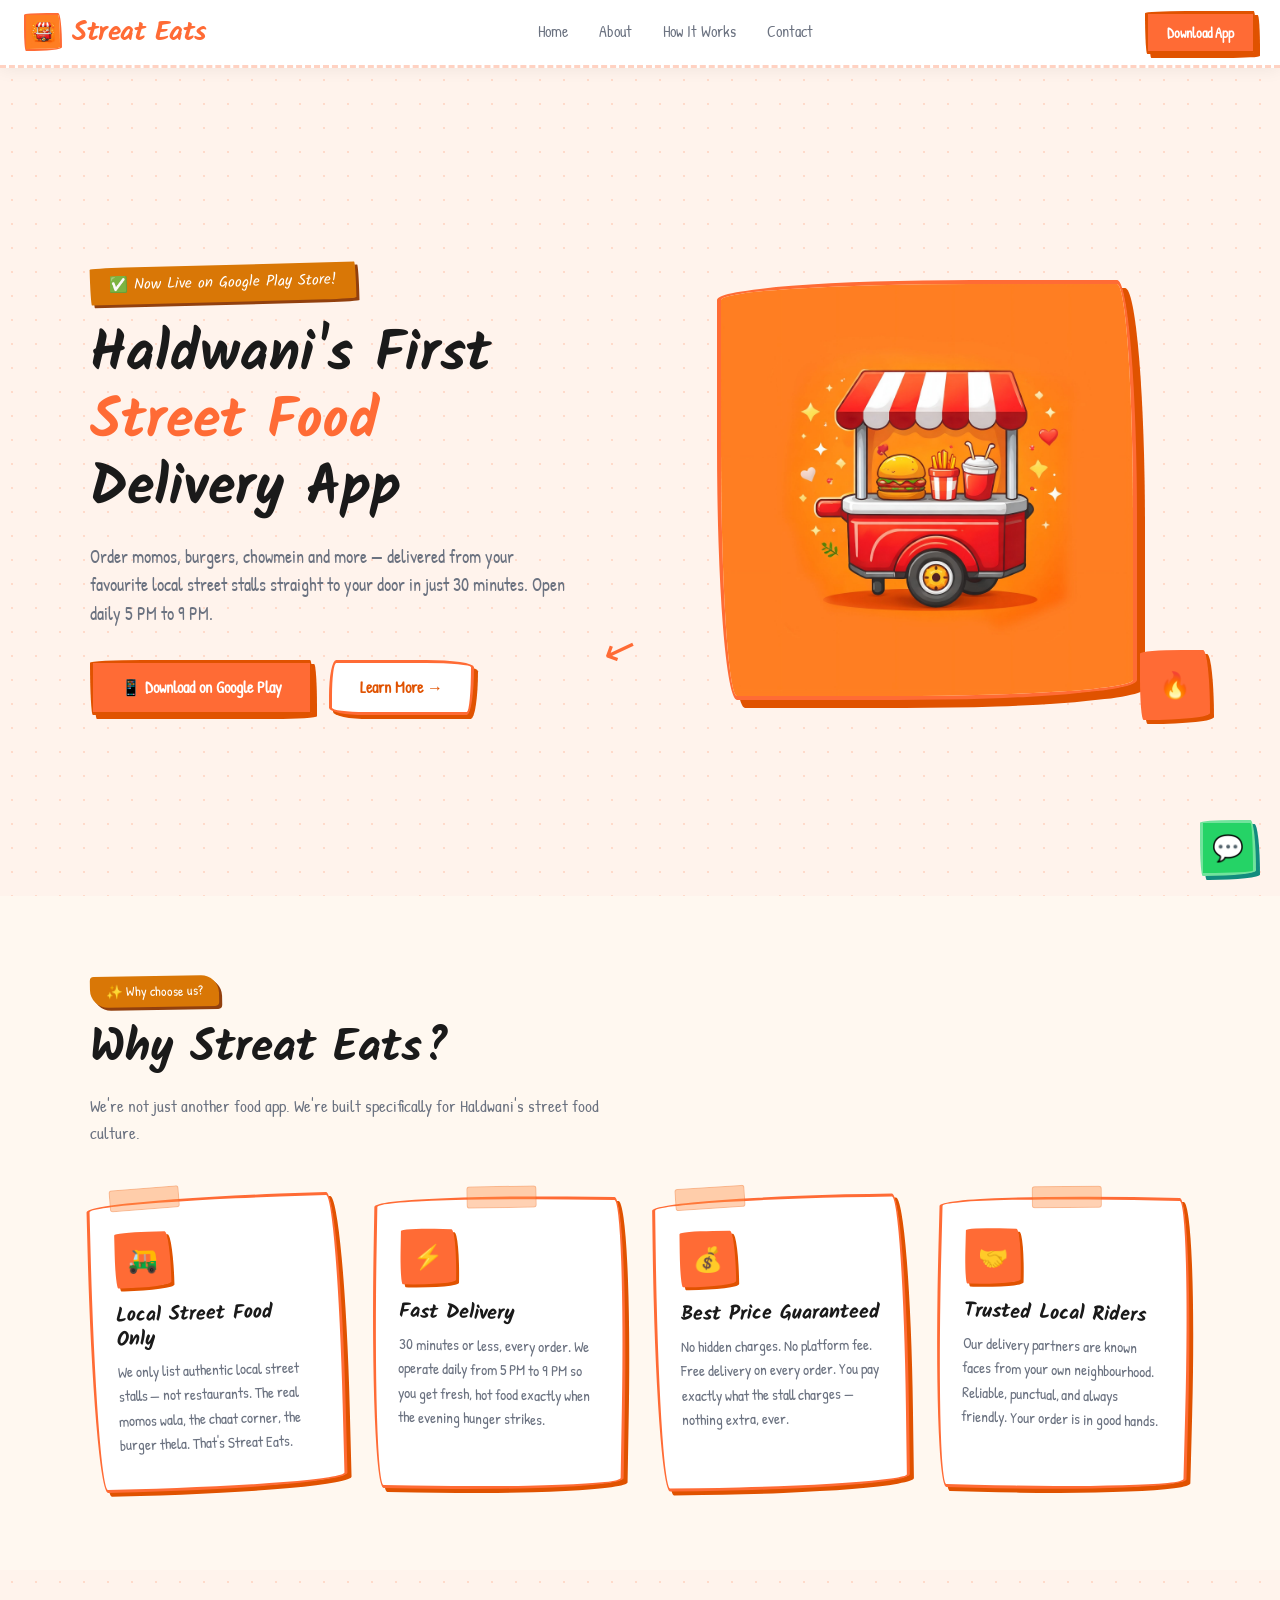
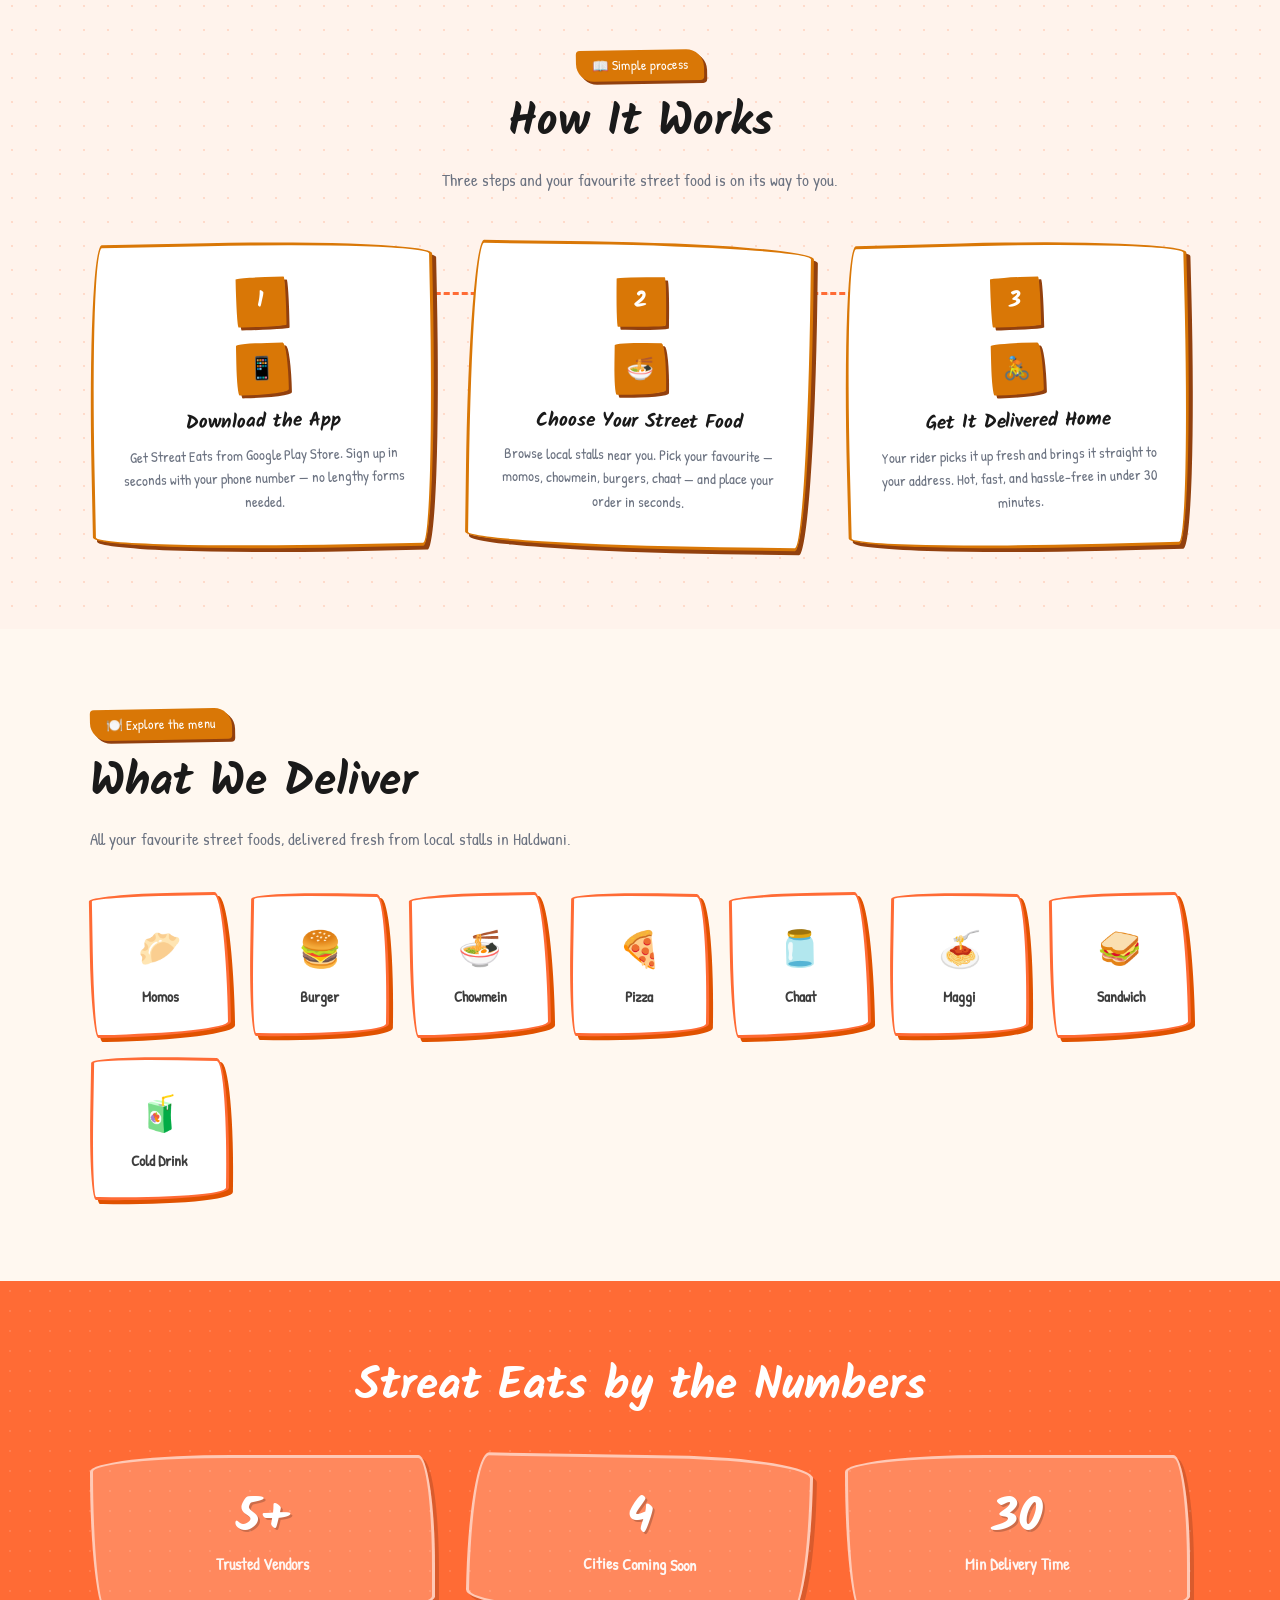
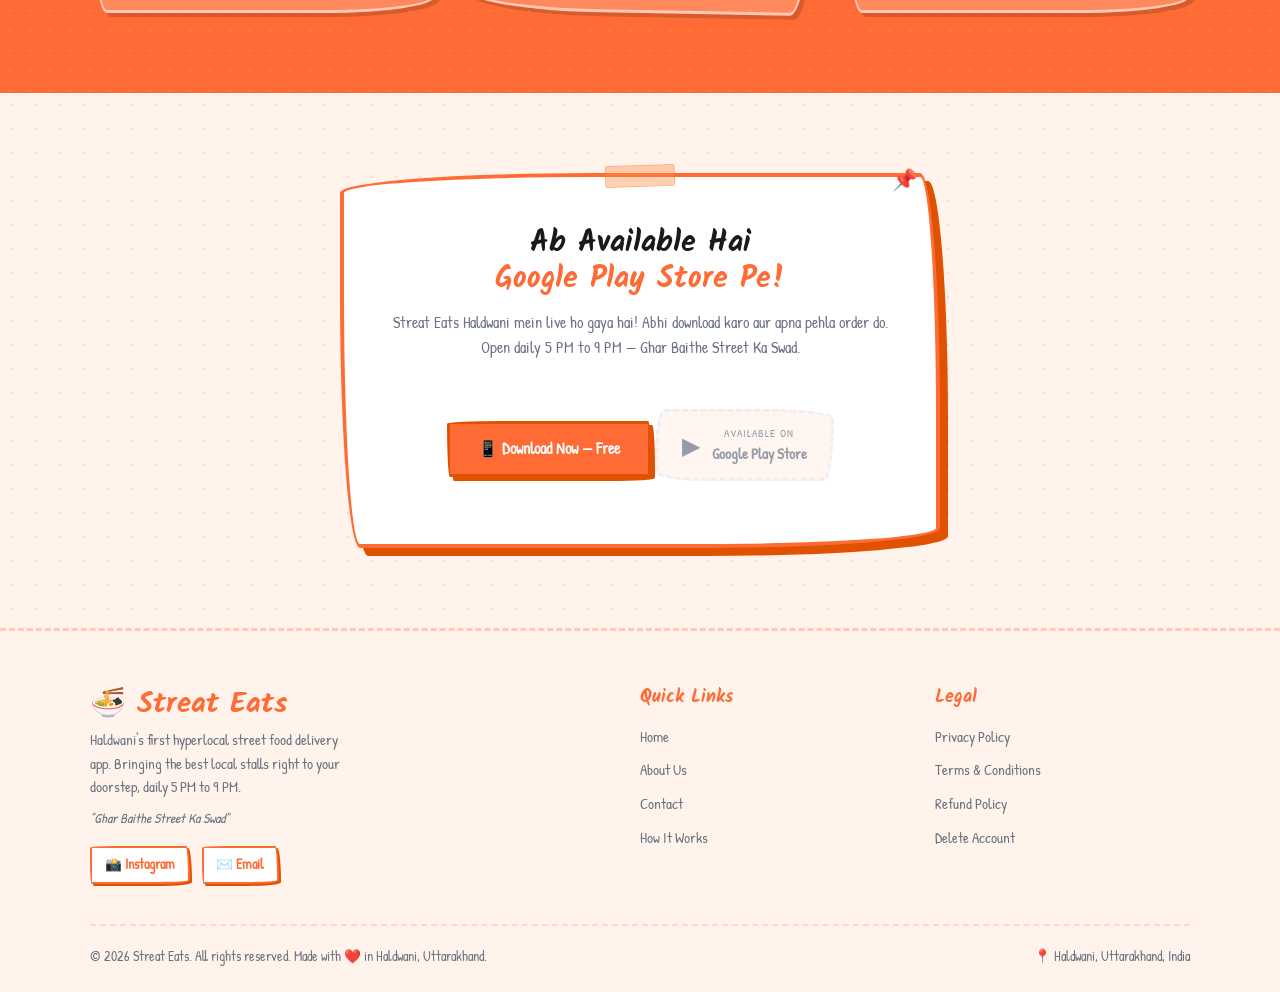
<file: index.html>
<!DOCTYPE html>
<html lang="en">
<head>
  <meta charset="UTF-8" />
  <meta name="viewport" content="width=device-width, initial-scale=1.0" />
  <title>Streat Eats — Haldwani's First Streat Food Delivery App</title>
  <meta name="description" content="Streat Eats delivers authentic local streat food — momos, chowmein, burgers, chaat and more — right to your door in Haldwani. Open daily 5 PM to 9 PM." />
  <meta name="keywords" content="Streat Eats, Haldwani food delivery, streat food delivery, momos delivery Haldwani, local food app Uttarakhand" />
  <meta name="author" content="Streat Eats" />
  <meta property="og:title" content="Streat Eats — Haldwani's First Streat Food Delivery App" />
  <meta property="og:description" content="Order momos, chowmein, burgers and more from your favourite local streat stalls. Delivered in 30 minutes. Now live on Google Play Store!" />
  <meta property="og:type" content="website" />
  <meta property="og:image" content="logo.jpg" />
  <meta name="twitter:card" content="summary_large_image" />
  <link rel="icon" href="favicon.ico" type="image/x-icon" />
  <link rel="apple-touch-icon" href="apple-touch-icon.png" />
  <link rel="manifest" href="manifest.json" />
  <link rel="canonical" href="https://streateats.in/" />
  <link rel="stylesheet" href="style.css" />
  <link rel="preconnect" href="https://fonts.googleapis.com" />
  <link rel="preconnect" href="https://fonts.gstatic.com" crossorigin />
  <link href="https://fonts.googleapis.com/css2?family=Kalam:wght@400;700&family=Patrick+Hand&display=swap" rel="stylesheet" />
</head>
<body>

<!-- NAVBAR -->
<nav class="navbar" role="navigation" aria-label="Main Navigation">
  <a href="index.html" class="nav-logo" aria-label="Streat Eats Home">
    <img src="logo.jpg" alt="Streat Eats Logo" width="38" height="38" />
    Streat Eats
  </a>
  <ul class="nav-links" role="list">
    <li><a href="index.html">Home</a></li>
    <li><a href="about.html">About</a></li>
    <li><a href="index.html#how-it-works">How It Works</a></li>
    <li><a href="contact.html">Contact</a></li>
  </ul>
  <a href="index.html#download" class="nav-cta">Download App</a>
  <button class="hamburger" aria-label="Toggle Menu" aria-expanded="false">
    <span></span><span></span><span></span>
  </button>
  <div class="mobile-menu" role="list">
    <a href="index.html">Home</a>
    <a href="about.html">About</a>
    <a href="index.html#how-it-works">How It Works</a>
    <a href="contact.html">Contact</a>
    <a href="index.html#download">Download App</a>
  </div>
</nav>

<!-- HERO -->
<section class="hero dot-bg" aria-labelledby="hero-heading">
  <div class="hero-content">
    <div class="hero-text">
      <div class="hero-badge">✅ Now Live on Google Play Store!</div>
      <h1 id="hero-heading">
        Haldwani's First<br/>
        <span>Street Food</span><br/>
        Delivery App
      </h1>
      <p>Order momos, burgers, chowmein and more — delivered from your favourite local street stalls straight to your door in just 30 minutes. Open daily 5 PM to 9 PM.</p>
      <div class="hero-btns">
        <a href="https://play.google.com/store/apps/details?id=com.streeteats.hld" class="btn-primary" target="_blank" rel="noopener noreferrer">📱 Download on Google Play</a>
        <a href="about.html" class="btn-secondary">Learn More →</a>
      </div>
    </div>
    <div class="hero-img-wrapper">
      <div class="hero-img-box">
        <img src="logo.jpg" alt="Streat Eats — Street Food Cart delivering local food" loading="eager" />
      </div>
      <div class="bounce-circle" aria-hidden="true">🔥</div>
      <div class="hand-arrow" aria-hidden="true">↙</div>
    </div>
  </div>
</section>

<!-- FEATURES -->
<section id="features" aria-labelledby="features-heading">
  <div class="container">
    <div class="reveal">
      <span class="section-tag">✨ Why choose us?</span>
      <h2 id="features-heading" class="section-title">Why Streat Eats?</h2>
      <p class="section-subtitle">We're not just another food app. We're built specifically for Haldwani's street food culture.</p>
    </div>
    <div class="features-grid">
      <div class="feature-card tape tape-left reveal">
        <div class="icon-circle">🛺</div>
        <h3>Local Street Food Only</h3>
        <p>We only list authentic local street stalls — not restaurants. The real momos wala, the chaat corner, the burger thela. That's Streat Eats.</p>
      </div>
      <div class="feature-card tape reveal">
        <div class="icon-circle">⚡</div>
        <h3>Fast Delivery</h3>
        <p>30 minutes or less, every order. We operate daily from 5 PM to 9 PM so you get fresh, hot food exactly when the evening hunger strikes.</p>
      </div>
      <div class="feature-card tape tape-left reveal">
        <div class="icon-circle">💰</div>
        <h3>Best Price Guaranteed</h3>
        <p>No hidden charges. No platform fee. Free delivery on every order. You pay exactly what the stall charges — nothing extra, ever.</p>
      </div>
      <div class="feature-card tape reveal">
        <div class="icon-circle">🤝</div>
        <h3>Trusted Local Riders</h3>
        <p>Our delivery partners are known faces from your own neighbourhood. Reliable, punctual, and always friendly. Your order is in good hands.</p>
      </div>
    </div>
  </div>
</section>

<!-- HOW IT WORKS -->
<section id="how-it-works" class="dot-bg" aria-labelledby="hiw-heading">
  <div class="container">
    <div class="reveal" style="text-align:center; margin-bottom:1rem;">
      <span class="section-tag">📖 Simple process</span>
      <h2 id="hiw-heading" class="section-title">How It Works</h2>
      <p class="section-subtitle" style="margin:0 auto;">Three steps and your favourite street food is on its way to you.</p>
    </div>
    <div class="steps-wrapper">
      <div class="step-card reveal">
        <div class="step-num">1</div>
        <div class="icon-circle icon-circle-gold" style="margin:0 auto 1rem; width:52px; height:52px; font-size:1.4rem;">📱</div>
        <h3>Download the App</h3>
        <p>Get Streat Eats from Google Play Store. Sign up in seconds with your phone number — no lengthy forms needed.</p>
      </div>
      <div class="step-card reveal">
        <div class="step-num">2</div>
        <div class="icon-circle icon-circle-gold" style="margin:0 auto 1rem; width:52px; height:52px; font-size:1.4rem;">🍜</div>
        <h3>Choose Your Street Food</h3>
        <p>Browse local stalls near you. Pick your favourite — momos, chowmein, burgers, chaat — and place your order in seconds.</p>
      </div>
      <div class="step-card reveal">
        <div class="step-num">3</div>
        <div class="icon-circle icon-circle-gold" style="margin:0 auto 1rem; width:52px; height:52px; font-size:1.4rem;">🚴</div>
        <h3>Get It Delivered Home</h3>
        <p>Your rider picks it up fresh and brings it straight to your address. Hot, fast, and hassle-free in under 30 minutes.</p>
      </div>
    </div>
  </div>
</section>

<!-- FOOD CATEGORIES -->
<section id="menu" aria-labelledby="food-heading">
  <div class="container">
    <div class="reveal">
      <span class="section-tag">🍽️ Explore the menu</span>
      <h2 id="food-heading" class="section-title">What We Deliver</h2>
      <p class="section-subtitle">All your favourite street foods, delivered fresh from local stalls in Haldwani.</p>
    </div>
    <div class="food-grid" role="list">
      <div class="food-card reveal" role="listitem">
        <span class="emoji">🥟</span>
        <span>Momos</span>
      </div>
      <div class="food-card reveal" role="listitem">
        <span class="emoji">🍔</span>
        <span>Burger</span>
      </div>
      <div class="food-card reveal" role="listitem">
        <span class="emoji">🍜</span>
        <span>Chowmein</span>
      </div>
      <div class="food-card reveal" role="listitem">
        <span class="emoji">🍕</span>
        <span>Pizza</span>
      </div>
      <div class="food-card reveal" role="listitem">
        <span class="emoji">🫙</span>
        <span>Chaat</span>
      </div>
      <div class="food-card reveal" role="listitem">
        <span class="emoji">🍝</span>
        <span>Maggi</span>
      </div>
      <div class="food-card reveal" role="listitem">
        <span class="emoji">🥪</span>
        <span>Sandwich</span>
      </div>
      <div class="food-card reveal" role="listitem">
        <span class="emoji">🧃</span>
        <span>Cold Drink</span>
      </div>
    </div>
  </div>
</section>

<!-- STATS -->
<section class="stats-section" aria-labelledby="stats-heading">
  <div class="container">
    <h2 id="stats-heading" class="section-title reveal" style="text-align:center; color:var(--text-white); margin-bottom:2.5rem;">Streat Eats by the Numbers</h2>
    <div class="stats-grid">
      <div class="stat-blob reveal">
        <h3>5+</h3>
        <p>Trusted Vendors</p>
      </div>
      <div class="stat-blob reveal">
        <h3>4</h3>
        <p>Cities Coming Soon</p>
      </div>
      <div class="stat-blob reveal">
        <h3>30</h3>
        <p>Min Delivery Time</p>
      </div>
    </div>
  </div>
</section>

<!-- DOWNLOAD CTA -->
<section id="download" class="dot-bg" aria-labelledby="cta-heading">
  <div class="container">
    <div class="cta-card tape thumbtack reveal">
      <h2 id="cta-heading" style="font-size:1.9rem; margin-bottom:0.75rem;">Ab Available Hai<br/><span style="color:var(--primary)">Google Play Store Pe!</span></h2>
      <p style="color:var(--muted); margin-bottom:1.5rem;">Streat Eats Haldwani mein live ho gaya hai! Abhi download karo aur apna pehla order do.<br/>Open daily 5 PM to 9 PM — Ghar Baithe Street Ka Swad.</p>
      <a href="https://play.google.com/store/apps/details?id=com.streeteats.hld" class="btn-primary" target="_blank" rel="noopener noreferrer" style="display:inline-flex; align-items:center; gap:0.6rem; text-decoration:none; margin-bottom:1.2rem;">
        📱 Download Now — Free
      </a>
      <div class="play-badge" aria-label="Available on Google Play Store">
        <span style="font-size:1.5rem;">▶</span>
        <div>
          <div style="font-size:0.7rem; letter-spacing:1px; text-transform:uppercase;">Available on</div>
          <div style="font-size:0.95rem; font-weight:600;">Google Play Store</div>
        </div>
      </div>
    </div>
  </div>
</section>

<!-- FOOTER -->
<footer role="contentinfo">
  <div class="footer-grid">
    <div class="footer-brand">
      <h2>🍜 Streat Eats</h2>
      <p>Haldwani's first hyperlocal street food delivery app. Bringing the best local stalls right to your doorstep, daily 5 PM to 9 PM.</p>
      <p style="margin-top:0.5rem; color:var(--muted); font-size:0.85rem; font-style:italic;">"Ghar Baithe Street Ka Swad"</p>
      <div class="footer-social">
        <a href="https://instagram.com/streateats.hld" class="social-btn" target="_blank" rel="noopener noreferrer" aria-label="Follow us on Instagram">📸 Instagram</a>
        <a href="/cdn-cgi/l/email-protection#a6d5d3d6d6c9d4d2e6d5d2d4c3c3d2c3c7d2d588cfc8" class="social-btn" aria-label="Email us">✉️ Email</a>
      </div>
    </div>
    <div class="footer-links">
      <h4>Quick Links</h4>
      <ul>
        <li><a href="index.html">Home</a></li>
        <li><a href="about.html">About Us</a></li>
        <li><a href="contact.html">Contact</a></li>
        <li><a href="index.html#how-it-works">How It Works</a></li>
      </ul>
    </div>
    <div class="footer-links">
      <h4>Legal</h4>
      <ul>
        <li><a href="privacy.html">Privacy Policy</a></li>
        <li><a href="terms.html">Terms &amp; Conditions</a></li>
        <li><a href="refund.html">Refund Policy</a></li>
        <li><a href="delete-account.html">Delete Account</a></li>
      </ul>
    </div>
  </div>
  <div class="footer-bottom">
    <p>© 2026 Streat Eats. All rights reserved. Made with ❤️ in Haldwani, Uttarakhand.</p>
    <p>📍 Haldwani, Uttarakhand, India</p>
  </div>
</footer>

<!-- FLOATING BUTTONS -->
<a href="https://wa.me/918630140017" class="whatsapp-fab" target="_blank" rel="noopener noreferrer" aria-label="Chat with us on WhatsApp">💬</a>
<a href="#" class="scroll-top" aria-label="Scroll to top">↑</a>

</body>
</html>
</file>
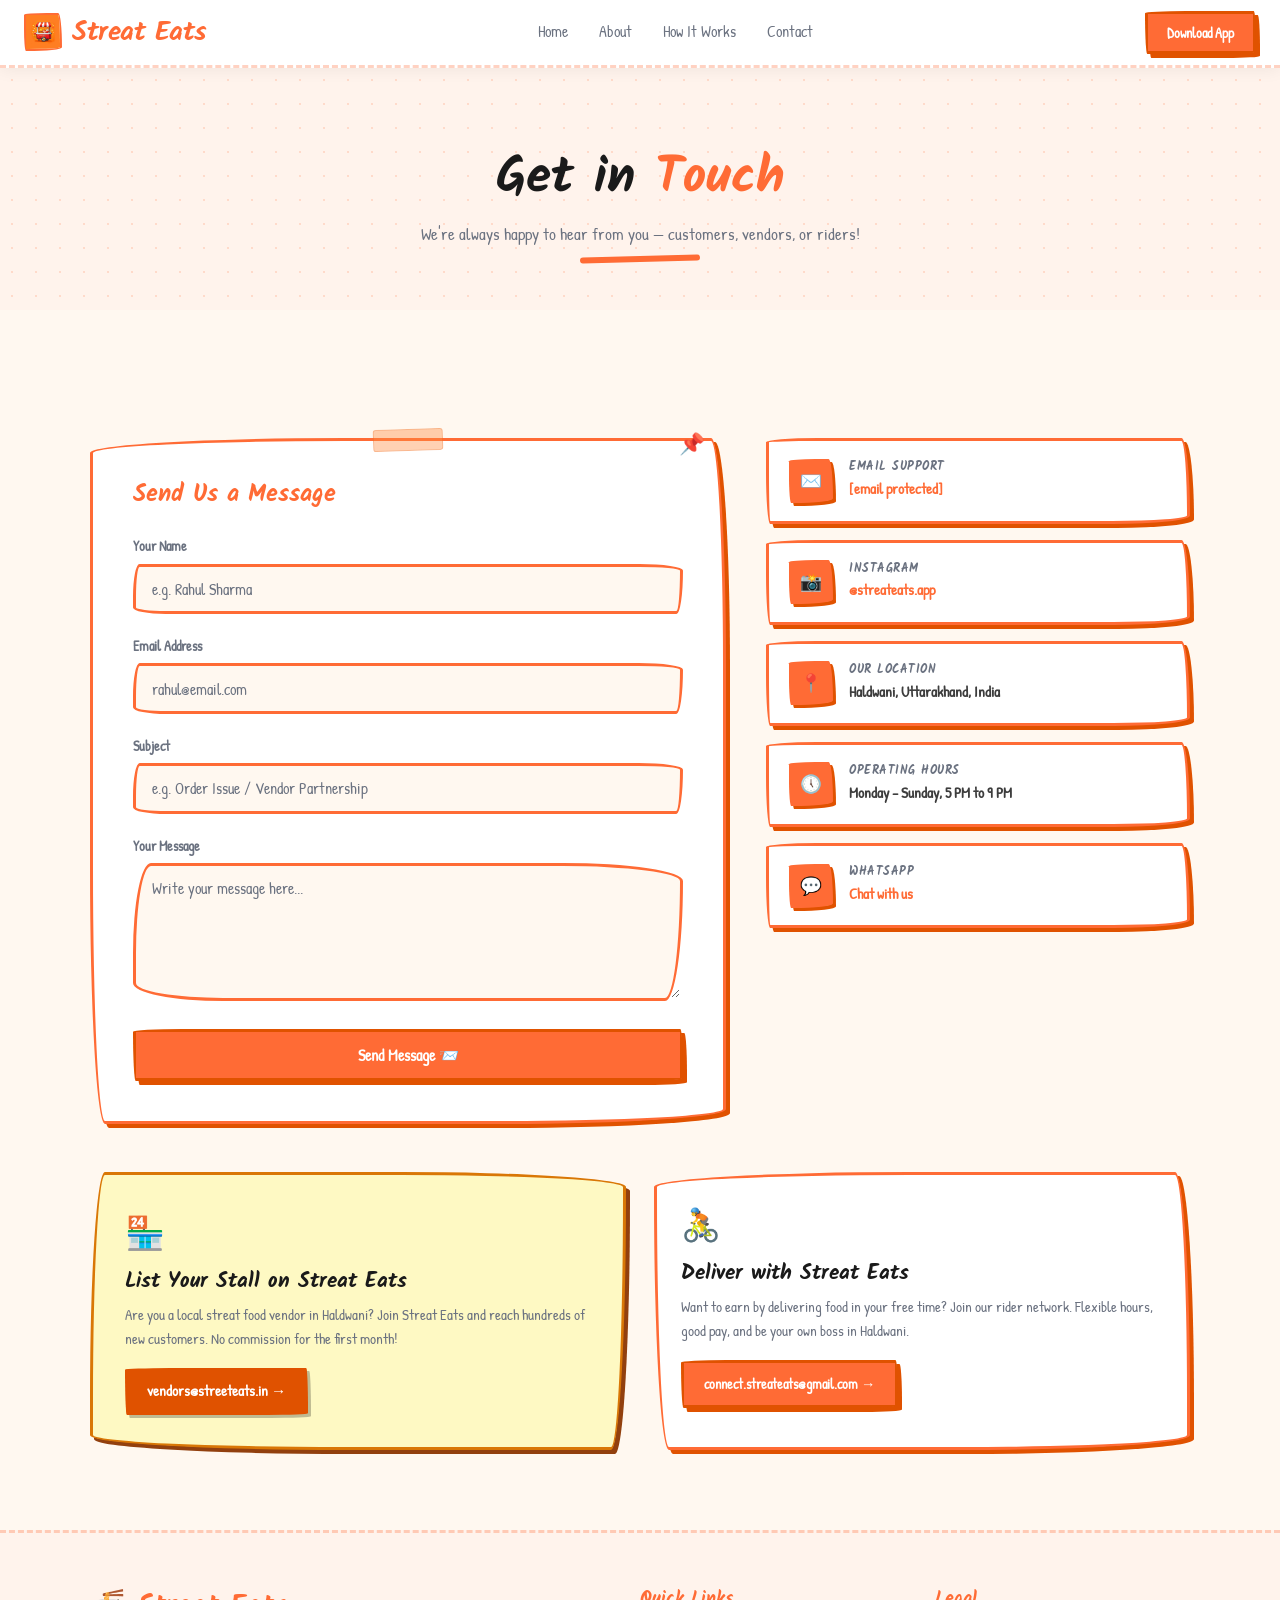
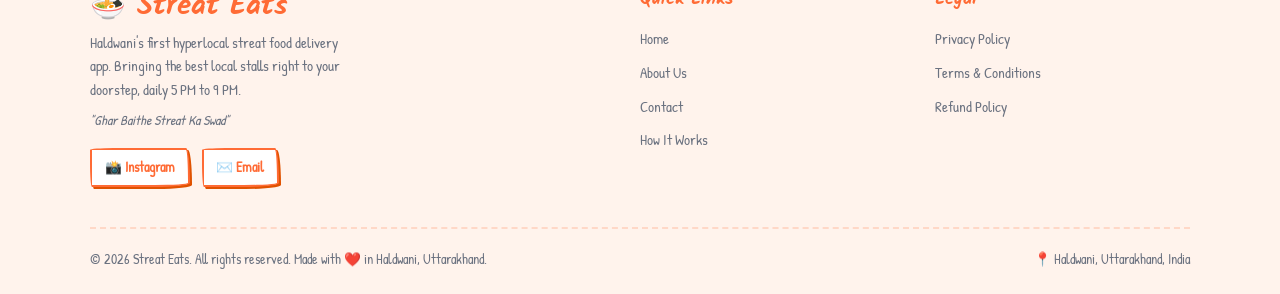
<file: contact.html>
<!DOCTYPE html>
<html lang="en">
<head>
  <meta charset="UTF-8" />
  <meta name="viewport" content="width=device-width, initial-scale=1.0" />
  <title>Contact Us — Streat Eats Haldwani</title>
  <meta name="description" content="Get in touch with Streat Eats. Contact us for support, vendor partnership, or rider registration. Email: support@streeteats.in. Based in Haldwani, Uttarakhand." />
  <meta name="keywords" content="Streat Eats contact, support streateats, vendor partnership, rider delivery Haldwani" />
  <meta property="og:title" content="Contact Streat Eats — We'd Love to Hear from You" />
  <meta property="og:description" content="Reach out to Streat Eats for support, partnerships or queries. We're based in Haldwani and always happy to help." />
  <meta property="og:type" content="website" />
  <meta property="og:image" content="logo.jpg" />
  <link rel="icon" href="favicon.ico" type="image/x-icon" />
  <link rel="apple-touch-icon" href="apple-touch-icon.png" />
  <link rel="canonical" href="https://streateats.in/contact.html" />
  <link rel="stylesheet" href="style.css" />
  <link rel="preconnect" href="https://fonts.googleapis.com" />
  <link rel="preconnect" href="https://fonts.gstatic.com" crossorigin />
  <link href="https://fonts.googleapis.com/css2?family=Kalam:wght@400;700&family=Patrick+Hand&display=swap" rel="stylesheet" />
</head>
<body>

<!-- NAVBAR -->
<nav class="navbar" role="navigation" aria-label="Main Navigation">
  <a href="index.html" class="nav-logo" aria-label="Streat Eats Home">
    <img src="logo.jpg" alt="Streat Eats Logo" width="38" height="38" />
    Streat Eats
  </a>
  <ul class="nav-links" role="list">
    <li><a href="index.html">Home</a></li>
    <li><a href="about.html">About</a></li>
    <li><a href="index.html#how-it-works">How It Works</a></li>
    <li><a href="contact.html">Contact</a></li>
  </ul>
  <a href="index.html#download" class="nav-cta">Download App</a>
  <button class="hamburger" aria-label="Toggle Menu" aria-expanded="false">
    <span></span><span></span><span></span>
  </button>
  <div class="mobile-menu">
    <a href="index.html">Home</a>
    <a href="about.html">About</a>
    <a href="index.html#how-it-works">How It Works</a>
    <a href="contact.html">Contact</a>
    <a href="index.html#download">Download App</a>
  </div>
</nav>

<!-- PAGE HERO -->
<section class="page-hero dot-bg" aria-labelledby="contact-heading">
  <h1 id="contact-heading">Get in <span>Touch</span></h1>
  <p style="color:var(--muted); font-size:1.05rem; font-family:'Patrick Hand',cursive;">We're always happy to hear from you — customers, vendors, or riders!</p>
  <span class="orange-underline"></span>
</section>

<!-- CONTACT SECTION -->
<section aria-label="Contact form and information">
  <div class="container">
    <div class="contact-grid">

      <!-- FORM -->
      <div class="card tape thumbtack reveal" style="padding:2.5rem;">
        <h2 style="font-size:1.5rem; margin-bottom:1.5rem; color:var(--primary);">Send Us a Message</h2>
        <form class="contact-form" aria-label="Contact form">
          <div class="form-group">
            <label for="name">Your Name</label>
            <input type="text" id="name" name="name" placeholder="e.g. Rahul Sharma" required autocomplete="name" />
          </div>
          <div class="form-group">
            <label for="email">Email Address</label>
            <input type="email" id="email" name="email" placeholder="rahul@email.com" required autocomplete="email" />
          </div>
          <div class="form-group">
            <label for="subject">Subject</label>
            <input type="text" id="subject" name="subject" placeholder="e.g. Order Issue / Vendor Partnership" required />
          </div>
          <div class="form-group">
            <label for="message">Your Message</label>
            <textarea id="message" name="message" rows="5" placeholder="Write your message here..." required></textarea>
          </div>
          <button type="submit" class="btn-primary" style="width:100%; justify-content:center;">Send Message 📨</button>
        </form>
      </div>

      <!-- INFO CARDS -->
      <div class="contact-info-cards reveal">
        <div class="info-card">
          <div class="icon-circle">✉️</div>
          <div>
            <h4>Email Support</h4>
            <p><a href="/cdn-cgi/l/email-protection#0e7d7b7e7e617c7a4e7d7a7c6b6b7a6b6f7a7d206760" style="color:var(--primary); text-decoration:none;"><span class="__cf_email__" data-cfemail="5e2d2b2e2e312c2a1e2d2a2c3b3b2a3b3f2a2d703730">[email&#160;protected]</span></a></p>
          </div>
        </div>
        <div class="info-card">
          <div class="icon-circle">📸</div>
          <div>
            <h4>Instagram</h4>
            <p><a href="https://instagram.com/streateats.app" target="_blank" rel="noopener noreferrer" style="color:var(--primary); text-decoration:none;">@streateats.app</a></p>
          </div>
        </div>
        <div class="info-card">
          <div class="icon-circle">📍</div>
          <div>
            <h4>Our Location</h4>
            <p>Haldwani, Uttarakhand, India</p>
          </div>
        </div>
        <div class="info-card">
          <div class="icon-circle">🕔</div>
          <div>
            <h4>Operating Hours</h4>
            <p>Monday – Sunday, 5 PM to 9 PM</p>
          </div>
        </div>
        <div class="info-card">
          <div class="icon-circle">💬</div>
          <div>
            <h4>WhatsApp</h4>
            <p><a href="https://wa.me/918630140017" target="_blank" rel="noopener noreferrer" style="color:var(--primary); text-decoration:none;">Chat with us</a></p>
          </div>
        </div>
      </div>

    </div>

    <!-- VENDOR + RIDER -->
    <div style="display:grid; grid-template-columns:1fr 1fr; gap:1.75rem; margin-top:3rem;">

      <div class="card-gold reveal" style="position:relative; padding:2rem;">
        <div style="font-size:2rem; margin-bottom:0.75rem;">🏪</div>
        <h3 style="font-family:'Kalam',cursive; font-size:1.3rem; margin-bottom:0.5rem; color:var(--text);">List Your Stall on Streat Eats</h3>
        <p style="color:var(--muted); font-size:0.95rem; margin-bottom:1rem;">Are you a local streat food vendor in Haldwani? Join Streat Eats and reach hundreds of new customers. No commission for the first month!</p>
        <a href="mailto:connect.streateats@gmail.com" style="font-family:'Patrick Hand',cursive; background:var(--primary-dark); color:var(--text-white); border:2px solid var(--primary-dark); padding:0.6rem 1.25rem; border-radius:200px 8px 180px 8px / 8px 180px 8px 200px; text-decoration:none; font-size:0.95rem; display:inline-block; box-shadow:3px 3px 0px 0px rgba(0,0,0,0.25); font-weight:600;">vendors@streeteats.in →</a>
      </div>

      <div class="card reveal" style="position:relative;">
        <div style="font-size:2rem; margin-bottom:0.75rem;">🚴</div>
        <h3 style="font-size:1.3rem; margin-bottom:0.5rem;">Deliver with Streat Eats</h3>
        <p style="color:var(--muted); font-size:0.95rem; margin-bottom:1rem;">Want to earn by delivering food in your free time? Join our rider network. Flexible hours, good pay, and be your own boss in Haldwani.</p>
        <a href="mailto:connect.streateats@gmail.com" class="btn-primary" style="font-size:0.9rem; padding:0.6rem 1.25rem;">connect.streateats@gmail.com →</a>
      </div>

    </div>
  </div>
</section>

<!-- FOOTER -->
<footer role="contentinfo">
  <div class="footer-grid">
    <div class="footer-brand">
      <h2>🍜 Streat Eats</h2>
      <p>Haldwani's first hyperlocal streat food delivery app. Bringing the best local stalls right to your doorstep, daily 5 PM to 9 PM.</p>
      <p style="margin-top:0.5rem; color:var(--muted); font-size:0.85rem; font-style:italic;">"Ghar Baithe Streat Ka Swad"</p>
      <div class="footer-social">
        <a href="https://instagram.com/streateats.app" class="social-btn" target="_blank" rel="noopener noreferrer">📸 Instagram</a>
        <a href="/cdn-cgi/l/email-protection#ed9e989d9d829f99ad9e999f888899888c999ec38483" class="social-btn">✉️ Email</a>
      </div>
    </div>
    <div class="footer-links">
      <h4>Quick Links</h4>
      <ul>
        <li><a href="index.html">Home</a></li>
        <li><a href="about.html">About Us</a></li>
        <li><a href="contact.html">Contact</a></li>
        <li><a href="index.html#how-it-works">How It Works</a></li>
      </ul>
    </div>
    <div class="footer-links">
      <h4>Legal</h4>
      <ul>
        <li><a href="privacy.html">Privacy Policy</a></li>
        <li><a href="terms.html">Terms &amp; Conditions</a></li>
        <li><a href="refund.html">Refund Policy</a></li>
      </ul>
    </div>
  </div>
  <div class="footer-bottom">
    <p>© 2026 Streat Eats. All rights reserved. Made with ❤️ in Haldwani, Uttarakhand.</p>
    <p>📍 Haldwani, Uttarakhand, India</p>
  </div>
</footer>

<a href="https://wa.
</file>
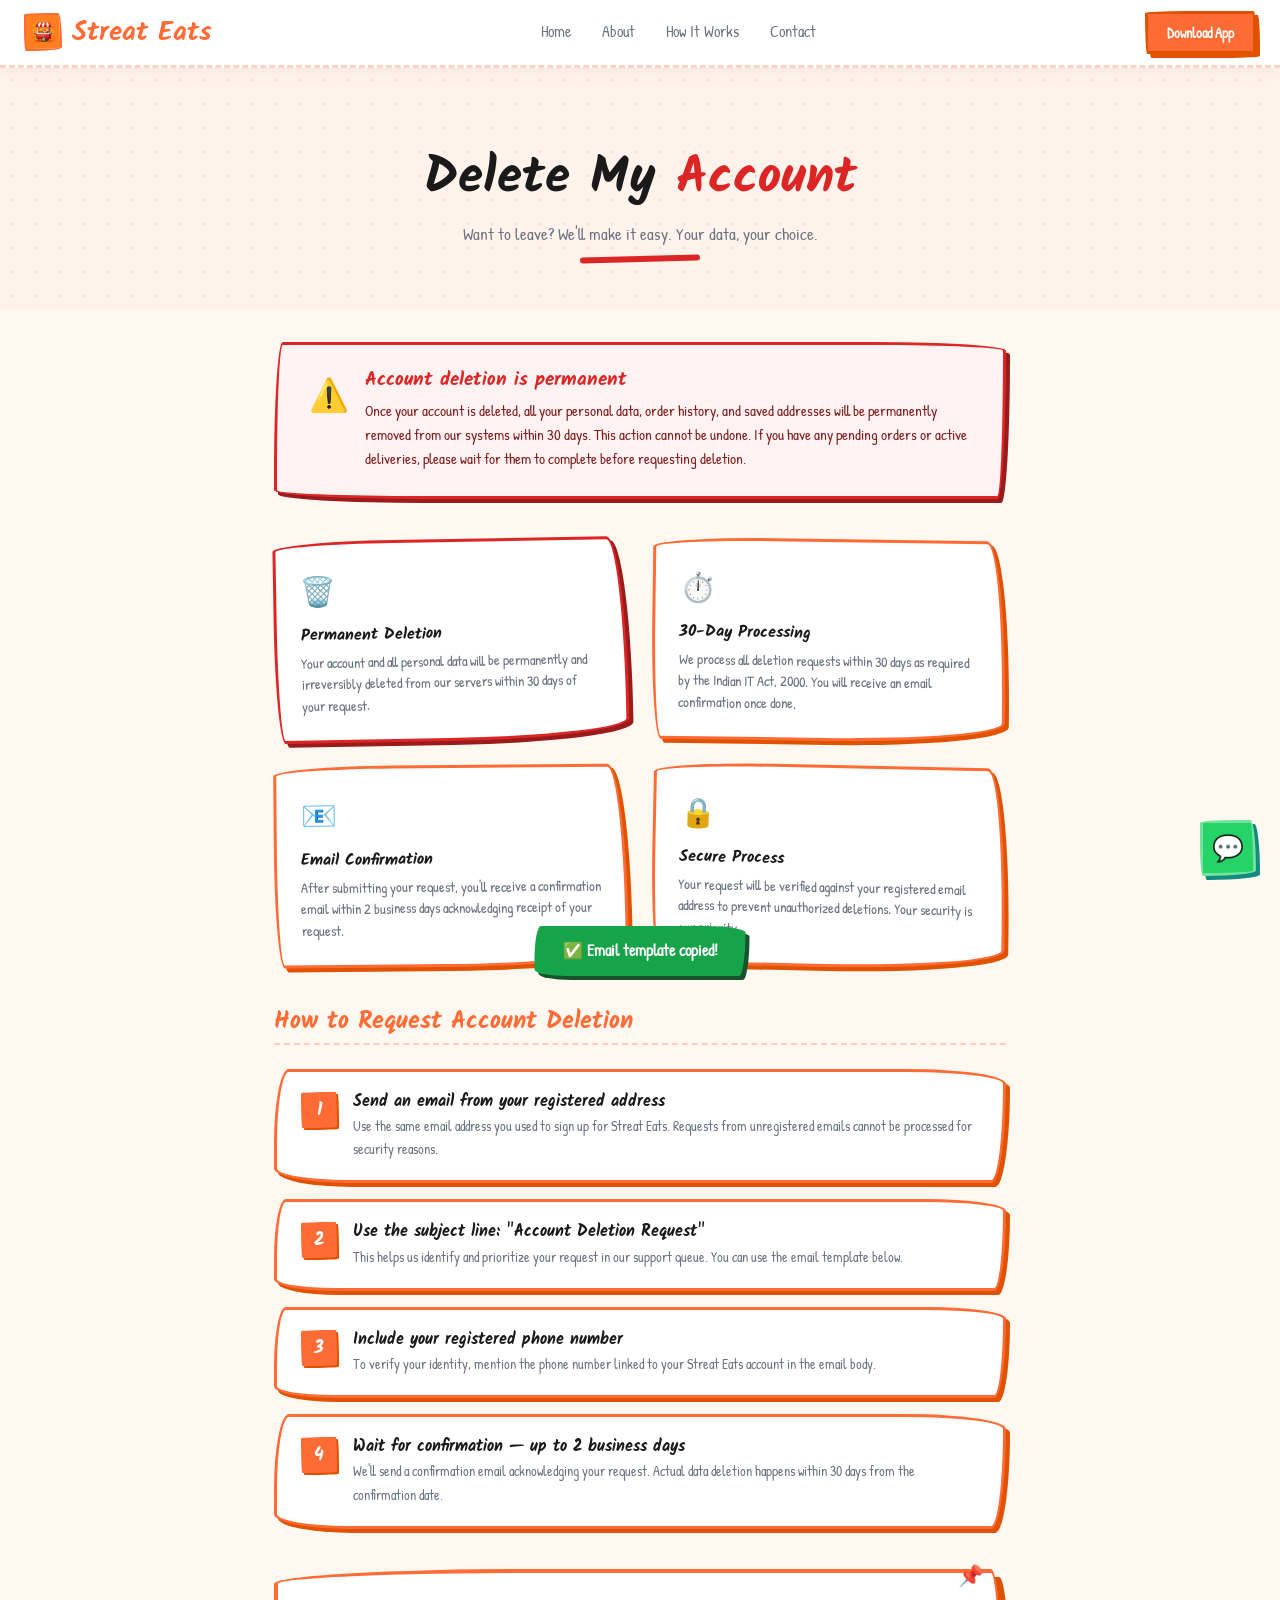
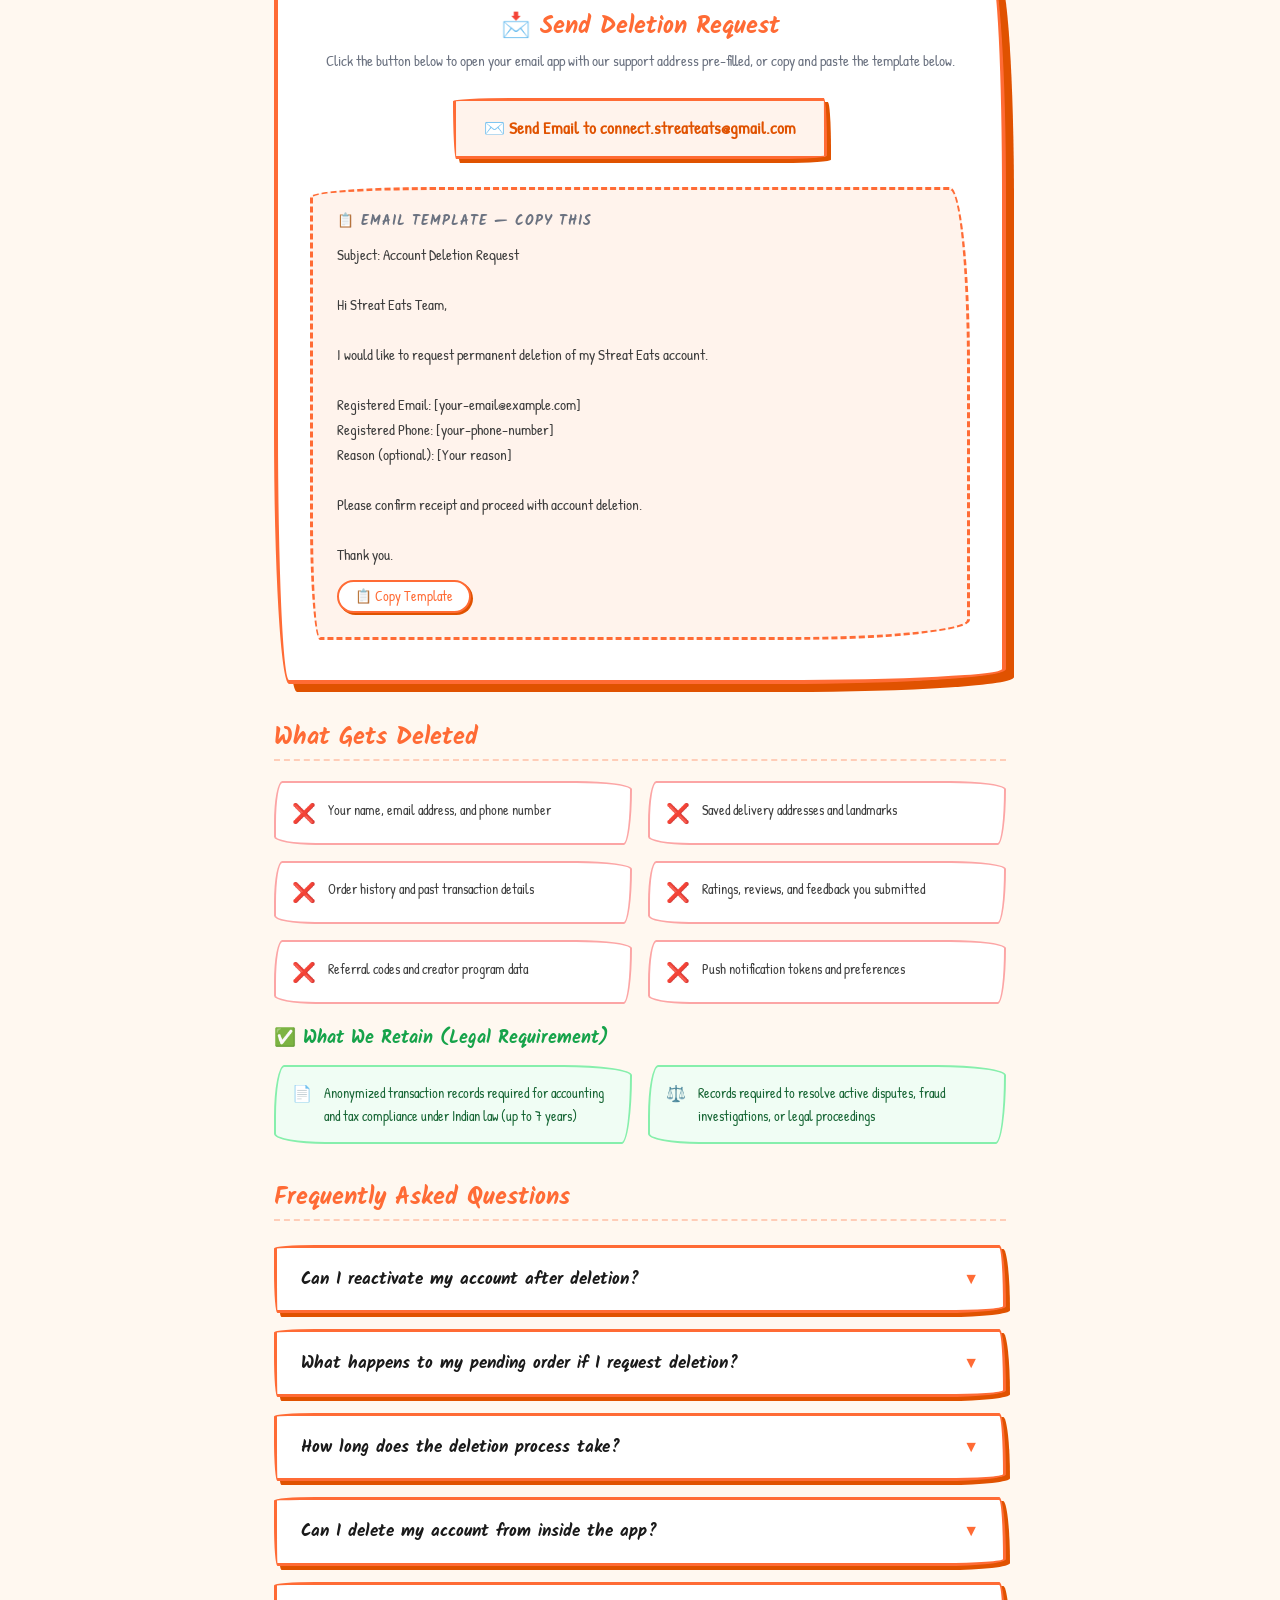
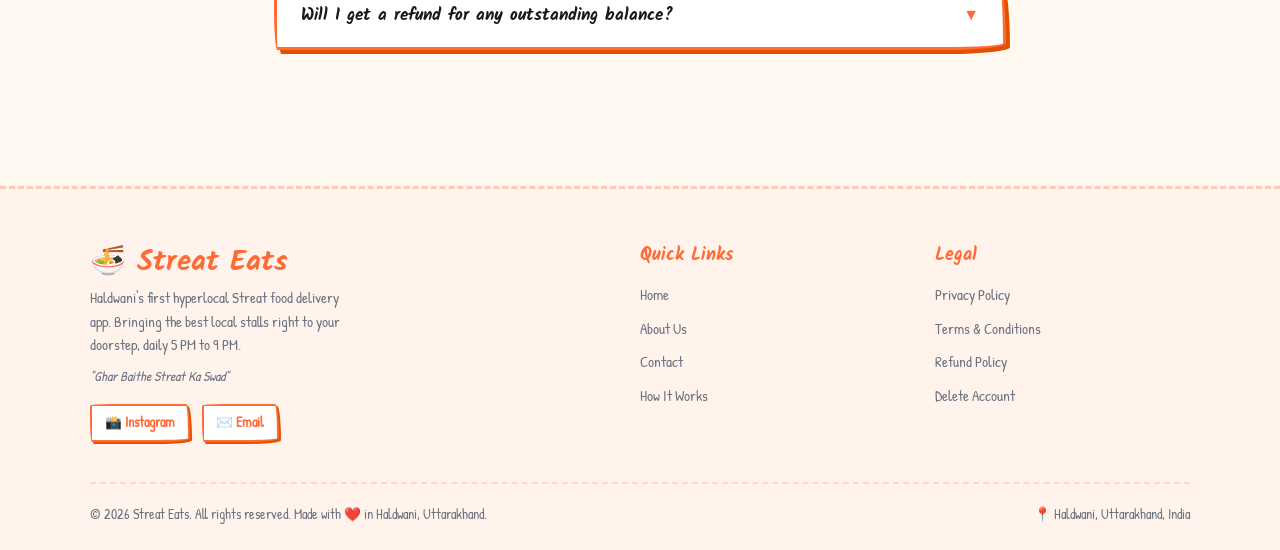
<file: delete-account.html>
<!DOCTYPE html>
<html lang="en">
<head>
  <meta charset="UTF-8" />
  <meta name="viewport" content="width=device-width, initial-scale=1.0" />
  <title>Delete Account — Streat Eats Haldwani</title>
  <meta name="description" content="Request deletion of your Streat Eats account and personal data. We process all requests within 30 days." />
  <link rel="icon" href="favicon.ico" type="image/x-icon" />
  <link rel="canonical" href="https://Streateats-website.vercel.app/delete-account.html" />
  <link rel="preconnect" href="https://fonts.googleapis.com" />
  <link rel="preconnect" href="https://fonts.gstatic.com" crossorigin />
  <link href="https://fonts.googleapis.com/css2?family=Kalam:wght@400;700&family=Patrick+Hand&display=swap" rel="stylesheet" />
  <style>
    :root {
      --primary: #FF6B35;
      --primary-light: #FF8C42;
      --primary-dark: #E05200;
      --bg: #FFF8F0;
      --surface: #FFFFFF;
      --surface-warm: #FFF3EC;
      --text: #1A1A1A;
      --text-secondary: #3D3D3D;
      --muted: #6B7280;
      --text-white: #FFFFFF;
      --warning: #D97706;
      --error: #DC2626;
      --success: #16A34A;
      --border: #E5E7EB;
      --shadow-sm: 4px 4px 0px 0px #E05200;
      --shadow-lg: 8px 8px 0px 0px #E05200;
      --shadow-red: 4px 4px 0px 0px #991B1B;
      --radius-wobbly: 255px 15px 225px 15px / 15px 225px 15px 255px;
      --radius-wobbly-2: 15px 225px 15px 255px / 225px 15px 255px 15px;
      --radius-wobbly-3: 120px 20px 180px 10px / 10px 180px 20px 120px;
      --radius-wobbly-4: 30px 200px 30px 150px / 150px 30px 200px 30px;
      --radius-btn: 220px 12px 180px 12px / 12px 180px 12px 220px;
    }

    *, *::before, *::after { box-sizing: border-box; margin: 0; padding: 0; }
    html { scroll-behavior: smooth; }

    body {
      font-family: 'Patrick Hand', cursive;
      background: var(--bg);
      color: var(--text);
      line-height: 1.6;
      overflow-x: hidden;
    }

    h1, h2, h3, h4 {
      font-family: 'Kalam', cursive;
      font-weight: 700; line-height: 1.2; color: var(--text);
    }

    .dot-bg {
      background-color: var(--surface-warm);
      background-image: radial-gradient(rgba(255,107,53,0.18) 1.5px, transparent 1.5px);
      background-size: 24px 24px;
    }

    /* NAVBAR */
    .navbar {
      position: sticky; top: 0; z-index: 1000;
      background: rgba(255,255,255,0.96);
      backdrop-filter: blur(10px);
      border-bottom: 3px dashed rgba(255,107,53,0.3);
      box-shadow: 0 2px 16px rgba(0,0,0,0.06);
      padding: 0 1.5rem;
      display: flex; align-items: center; justify-content: space-between;
      height: 68px;
    }

    .nav-logo {
      font-family: 'Kalam', cursive; font-size: 1.7rem; font-weight: 700;
      color: var(--primary); text-decoration: none;
      display: flex; align-items: center; gap: 10px;
    }

    .nav-logo img {
      width: 38px; height: 38px;
      border-radius: var(--radius-wobbly-3);
      border: 2px solid var(--primary); object-fit: cover;
    }

    .nav-links { display: flex; align-items: center; gap: 0.25rem; list-style: none; }

    .nav-links a {
      font-family: 'Patrick Hand', cursive; font-size: 1rem;
      color: var(--muted); text-decoration: none;
      padding: 0.4rem 0.85rem; border-radius: 999px; transition: color 0.15s;
    }
    .nav-links a:hover { color: var(--primary); }

    .nav-cta {
      font-family: 'Patrick Hand', cursive;
      background: var(--primary); border: 3px solid var(--primary-dark);
      color: var(--text-white); padding: 0.45rem 1.2rem;
      border-radius: var(--radius-btn); cursor: pointer;
      font-size: 0.9rem; box-shadow: var(--shadow-sm);
      transition: all 0.1s; text-decoration: none; display: inline-block; font-weight: 600;
    }
    .nav-cta:hover {
      background: var(--primary-dark); box-shadow: 2px 2px 0px 0px var(--primary-dark);
      transform: translate(-1px,-1px); color: var(--text-white);
    }

    .hamburger {
      display: none; flex-direction: column; gap: 5px;
      cursor: pointer; background: none; border: none; padding: 4px;
    }
    .hamburger span { display: block; width: 24px; height: 3px; background: var(--primary); border-radius: 4px; transition: all 0.3s; }
    .hamburger.open span:nth-child(1) { transform: translateY(8px) rotate(45deg); }
    .hamburger.open span:nth-child(2) { opacity: 0; }
    .hamburger.open span:nth-child(3) { transform: translateY(-8px) rotate(-45deg); }

    .mobile-menu {
      display: none; position: absolute; top: 68px; left: 0; right: 0;
      background: rgba(255,255,255,0.99); border-bottom: 3px solid var(--primary);
      box-shadow: 0 8px 24px rgba(0,0,0,0.1);
      padding: 1rem 1.5rem; flex-direction: column; gap: 0.5rem;
    }
    .mobile-menu.open { display: flex; }
    .mobile-menu a {
      font-family: 'Patrick Hand', cursive; font-size: 1.1rem;
      color: var(--text-secondary); text-decoration: none;
      padding: 0.6rem 0; border-bottom: 1px dashed rgba(255,107,53,0.25); transition: color 0.15s;
    }
    .mobile-menu a:hover { color: var(--primary); }

    /* PAGE HERO */
    .page-hero { padding: 5rem 1.5rem 3rem; text-align: center; }
    .page-hero h1 { font-size: clamp(2rem, 5vw, 3.2rem); margin-bottom: 0.75rem; }
    .page-hero h1 span { color: var(--error); }
    .page-hero p { color: var(--muted); font-size: 1.05rem; font-family: 'Patrick Hand', cursive; }

    .red-underline {
      display: block; width: 120px; height: 6px;
      background: var(--error); border-radius: 4px;
      margin: 0.5rem auto 0; transform: rotate(-1.5deg);
    }

    /* MAIN CONTENT */
    .delete-wrapper {
      max-width: 780px; margin: 0 auto; padding: 2rem 1.5rem 6rem;
    }

    /* WARNING BOX */
    .warning-box {
      background: #FEF2F2;
      border: 3px solid var(--error);
      border-radius: var(--radius-wobbly-2);
      box-shadow: var(--shadow-red);
      padding: 1.5rem 2rem;
      margin-bottom: 2.5rem;
      display: flex; gap: 1rem; align-items: flex-start;
    }

    .warning-icon { font-size: 2rem; flex-shrink: 0; }

    .warning-box h3 {
      font-family: 'Kalam', cursive; font-size: 1.2rem;
      color: var(--error); margin-bottom: 0.4rem;
    }

    .warning-box p { font-size: 0.95rem; color: #7F1D1D; line-height: 1.6; }

    /* INFO CARDS */
    .info-grid {
      display: grid; grid-template-columns: 1fr 1fr; gap: 1.5rem; margin: 2rem 0;
    }

    .info-card {
      background: var(--surface);
      border: 3px solid var(--primary);
      border-radius: var(--radius-wobbly-3);
      box-shadow: var(--shadow-sm);
      padding: 1.5rem;
      transition: transform 0.1s, box-shadow 0.1s;
    }

    .info-card:nth-child(1) { transform: rotate(-1deg); border-color: var(--error); box-shadow: 4px 4px 0px 0px #991B1B; }
    .info-card:nth-child(2) { transform: rotate(0.8deg); }
    .info-card:nth-child(3) { transform: rotate(-0.5deg); }
    .info-card:nth-child(4) { transform: rotate(1.2deg); }
    .info-card:hover { box-shadow: var(--shadow-lg); transform: rotate(0deg) translate(-2px,-2px); }

    .info-card .card-icon { font-size: 1.8rem; margin-bottom: 0.75rem; }
    .info-card h4 { font-size: 1rem; color: var(--text); margin-bottom: 0.4rem; }
    .info-card p { font-size: 0.9rem; color: var(--muted); line-height: 1.5; }

    /* STEPS */
    .steps-section { margin: 2.5rem 0; }

    .steps-section h2 {
      font-size: 1.5rem; color: var(--primary);
      margin-bottom: 1.5rem; padding-bottom: 0.4rem;
      border-bottom: 2px dashed rgba(255,107,53,0.3);
    }

    .step-list { display: flex; flex-direction: column; gap: 1rem; }

    .step-item {
      background: var(--surface);
      border: 3px solid var(--primary);
      border-radius: var(--radius-wobbly-4);
      box-shadow: var(--shadow-sm);
      padding: 1.25rem 1.5rem;
      display: flex; gap: 1rem; align-items: flex-start;
      transition: transform 0.1s;
    }

    .step-item:hover { transform: translate(-2px,-2px); box-shadow: var(--shadow-lg); }

    .step-num-badge {
      width: 36px; height: 36px; flex-shrink: 0;
      background: var(--primary);
      border-radius: 200px 8px 180px 8px / 8px 180px 8px 200px;
      display: flex; align-items: center; justify-content: center;
      font-family: 'Kalam', cursive; font-size: 1.1rem;
      color: var(--text-white); font-weight: 700;
      box-shadow: 2px 2px 0px 0px var(--primary-dark);
    }

    .step-item h4 { font-size: 1rem; color: var(--text); margin-bottom: 0.2rem; }
    .step-item p { font-size: 0.9rem; color: var(--muted); }

    /* EMAIL REQUEST FORM */
    .email-section {
      background: var(--surface);
      border: 4px solid var(--primary);
      border-radius: var(--radius-wobbly);
      box-shadow: var(--shadow-lg);
      padding: 2.5rem 2rem;
      margin: 2.5rem 0;
      text-align: center;
      position: relative;
    }

    .email-section::before {
      content: '📌';
      position: absolute; top: -14px; right: 18px; font-size: 1.3rem;
    }

    .email-section h2 {
      font-size: 1.5rem; color: var(--primary); margin-bottom: 0.5rem;
    }

    .email-section p { color: var(--muted); font-size: 0.95rem; margin-bottom: 1.5rem; }

    .email-link-box {
      display: inline-flex; align-items: center; gap: 0.75rem;
      background: var(--surface-warm);
      border: 3px solid var(--primary);
      border-radius: var(--radius-btn);
      box-shadow: var(--shadow-sm);
      padding: 0.9rem 1.75rem;
      font-family: 'Patrick Hand', cursive;
      font-size: 1.05rem; font-weight: 700;
      color: var(--primary-dark);
      text-decoration: none;
      transition: all 0.1s;
    }

    .email-link-box:hover {
      background: var(--primary); color: var(--text-white);
      box-shadow: 2px 2px 0px 0px var(--primary-dark);
      transform: translate(-2px,-2px);
    }

    .email-template {
      background: var(--surface-warm);
      border: 3px dashed var(--primary);
      border-radius: var(--radius-wobbly-3);
      padding: 1.5rem; margin-top: 1.75rem;
      text-align: left;
    }

    .email-template h4 {
      font-size: 0.85rem; color: var(--muted); text-transform: uppercase;
      letter-spacing: 1px; margin-bottom: 0.75rem;
    }

    .email-template pre {
      font-family: 'Patrick Hand', cursive; font-size: 0.92rem;
      color: var(--text-secondary); line-height: 1.7;
      white-space: pre-wrap; word-break: break-word;
    }

    .copy-btn {
      display: inline-flex; align-items: center; gap: 0.4rem;
      margin-top: 0.75rem;
      background: var(--surface); border: 2px solid var(--primary);
      border-radius: 999px; padding: 0.35rem 1rem;
      font-family: 'Patrick Hand', cursive; font-size: 0.85rem;
      color: var(--primary); cursor: pointer; transition: all 0.1s;
      box-shadow: 2px 2px 0px 0px var(--primary-dark);
    }

    .copy-btn:hover { background: var(--primary); color: var(--text-white); box-shadow: none; }

    /* WHAT GETS DELETED */
    .delete-list-section { margin: 2rem 0; }

    .delete-list-section h2 {
      font-size: 1.5rem; color: var(--primary); margin-bottom: 1.25rem;
      padding-bottom: 0.4rem; border-bottom: 2px dashed rgba(255,107,53,0.3);
    }

    .delete-grid { display: grid; grid-template-columns: 1fr 1fr; gap: 1rem; }

    .delete-item {
      display: flex; gap: 0.75rem; align-items: flex-start;
      background: var(--surface); border: 2px solid #FCA5A5;
      border-radius: var(--radius-wobbly-4);
      padding: 0.9rem 1rem;
    }

    .delete-item .di-icon { font-size: 1.2rem; flex-shrink: 0; }
    .delete-item p { font-size: 0.9rem; color: var(--text-secondary); }

    .keep-item {
      display: flex; gap: 0.75rem; align-items: flex-start;
      background: #F0FDF4; border: 2px solid #86EFAC;
      border-radius: var(--radius-wobbly-4);
      padding: 0.9rem 1rem;
    }

    .keep-section { margin-top: 1.5rem; }
    .keep-section h3 { font-size: 1.1rem; color: var(--success); margin-bottom: 1rem; }
    .keep-item p { font-size: 0.9rem; color: #166534; }

    /* FAQ */
    .faq-section { margin: 2.5rem 0; }
    .faq-section h2 {
      font-size: 1.5rem; color: var(--primary); margin-bottom: 1.5rem;
      padding-bottom: 0.4rem; border-bottom: 2px dashed rgba(255,107,53,0.3);
    }

    .faq-item {
      background: var(--surface); border: 3px solid var(--primary);
      border-radius: var(--radius-wobbly-3);
      box-shadow: var(--shadow-sm); margin-bottom: 1rem;
      overflow: hidden; transition: transform 0.1s;
    }

    .faq-item:hover { transform: translate(-1px,-1px); box-shadow: var(--shadow-lg); }

    .faq-q {
      width: 100%; background: none; border: none; cursor: pointer;
      display: flex; justify-content: space-between; align-items: center;
      padding: 1.1rem 1.5rem; text-align: left;
      font-family: 'Kalam', cursive; font-size: 1.05rem; color: var(--text);
      font-weight: 700;
    }

    .faq-arrow { font-size: 1rem; color: var(--primary); transition: transform 0.25s; }
    .faq-item.open .faq-arrow { transform: rotate(180deg); }

    .faq-a {
      max-height: 0; overflow: hidden;
      transition: max-height 0.3s ease, padding 0.3s ease;
      padding: 0 1.5rem;
    }

    .faq-item.open .faq-a { max-height: 200px; padding: 0 1.5rem 1.25rem; }
    .faq-a p { font-size: 0.95rem; color: var(--muted); line-height: 1.65; }

    /* TOAST */
    .toast {
      position: fixed; bottom: 1.5rem; left: 50%;
      transform: translateX(-50%) translateY(100px);
      background: var(--success); color: var(--text-white);
      font-family: 'Patrick Hand', cursive;
      padding: 0.75rem 1.75rem;
      border-radius: var(--radius-wobbly-4);
      box-shadow: 4px 4px 0px 0px #14532D;
      z-index: 9999; transition: transform 0.3s;
      font-size: 1rem; font-weight: 600;
    }
    .toast.show { transform: translateX(-50%) translateY(0); }

    /* FOOTER */
    footer {
      background: var(--surface-warm);
      border-top: 3px dashed rgba(255,107,53,0.3);
      padding: 3.5rem 1.5rem 1.5rem;
    }
    .footer-grid {
      max-width: 1100px; margin: 0 auto;
      display: grid; grid-template-columns: 2fr 1fr 1fr;
      gap: 2.5rem; margin-bottom: 2.5rem;
    }
    .footer-brand h2 { font-family: 'Kalam', cursive; font-size: 1.8rem; color: var(--primary); margin-bottom: 0.5rem; }
    .footer-brand p { color: var(--muted); font-size: 0.92rem; max-width: 260px; }
    .footer-social { margin-top: 1rem; display: flex; gap: 0.75rem; flex-wrap: wrap; }
    .social-btn {
      background: var(--surface); border: 2px solid var(--primary);
      border-radius: var(--radius-wobbly-3); padding: 0.4rem 0.8rem;
      font-size: 0.85rem; color: var(--primary); text-decoration: none;
      transition: all 0.1s; font-weight: 600;
      box-shadow: 2px 2px 0px 0px var(--primary-dark);
    }
    .social-btn:hover { background: var(--primary); color: var(--text-white); transform: rotate(-2deg); box-shadow: none; }
    .footer-links h4 { font-family: 'Kalam', cursive; font-size: 1.1rem; color: var(--primary); margin-bottom: 1rem; }
    .footer-links ul { list-style: none; display: flex; flex-direction: column; gap: 0.5rem; }
    .footer-links ul a { color: var(--muted); text-decoration: none; font-size: 0.92rem; transition: color 0.15s; }
    .footer-links ul a:hover { color: var(--primary); }
    .footer-bottom {
      max-width: 1100px; margin: 0 auto;
      border-top: 2px dashed rgba(255,107,53,0.2); padding-top: 1.25rem;
      display: flex; align-items: center; justify-content: space-between;
      flex-wrap: wrap; gap: 0.5rem;
    }
    .footer-bottom p { color: var(--muted); font-size: 0.85rem; }

    .whatsapp-fab {
      position: fixed; bottom: 1.5rem; right: 1.5rem;
      width: 56px; height: 56px; background: #25D366;
      border-radius: var(--radius-wobbly-3); box-shadow: 4px 4px 0px 0px #128C7E;
      display: flex; align-items: center; justify-content: center;
      font-size: 1.6rem; text-decoration: none; z-index: 2000;
      transition: transform 0.15s; border: 3px solid rgba(255,255,255,0.35);
    }
    .whatsapp-fab:hover { transform: rotate(-5deg) scale(1.1); }

    @media (max-width: 700px) {
      .nav-links, .nav-cta { display: none; }
      .hamburger { display: flex; }
      .info-grid { grid-template-columns: 1fr; }
      .delete-grid { grid-template-columns: 1fr; }
      .footer-grid { grid-template-columns: 1fr; }
    }
  </style>
</head>
<body>

<!-- NAVBAR -->
<nav class="navbar" role="navigation" aria-label="Main Navigation">
  <a href="index.html" class="nav-logo" aria-label="Streat Eats Home">
    <img src="logo.jpg" alt="Streat Eats Logo" width="38" height="38" />
    Streat Eats
  </a>
  <ul class="nav-links" role="list">
    <li><a href="index.html">Home</a></li>
    <li><a href="about.html">About</a></li>
    <li><a href="index.html#how-it-works">How It Works</a></li>
    <li><a href="contact.html">Contact</a></li>
  </ul>
  <a href="index.html#download" class="nav-cta">Download App</a>
  <button class="hamburger" aria-label="Toggle Menu" aria-expanded="false">
    <span></span><span></span><span></span>
  </button>
  <div class="mobile-menu">
    <a href="index.html">Home</a>
    <a href="about.html">About</a>
    <a href="index.html#how-it-works">How It Works</a>
    <a href="contact.html">Contact</a>
    <a href="index.html#download">Download App</a>
  </div>
</nav>

<!-- PAGE HERO -->
<section class="page-hero dot-bg" aria-labelledby="delete-heading">
  <h1 id="delete-heading">Delete My <span>Account</span></h1>
  <p>Want to leave? We'll make it easy. Your data, your choice.</p>
  <span class="red-underline"></span>
</section>

<!-- MAIN -->
<main>
<div class="delete-wrapper">

  <!-- WARNING -->
  <div class="warning-box">
    <div class="warning-icon">⚠️</div>
    <div>
      <h3>Account deletion is permanent</h3>
      <p>Once your account is deleted, all your personal data, order history, and saved addresses will be permanently removed from our systems within 30 days. This action cannot be undone. If you have any pending orders or active deliveries, please wait for them to complete before requesting deletion.</p>
    </div>
  </div>

  <!-- WHAT HAPPENS -->
  <div class="info-grid">
    <div class="info-card">
      <div class="card-icon">🗑️</div>
      <h4>Permanent Deletion</h4>
      <p>Your account and all personal data will be permanently and irreversibly deleted from our servers within 30 days of your request.</p>
    </div>
    <div class="info-card">
      <div class="card-icon">⏱️</div>
      <h4>30-Day Processing</h4>
      <p>We process all deletion requests within 30 days as required by the Indian IT Act, 2000. You will receive an email confirmation once done.</p>
    </div>
    <div class="info-card">
      <div class="card-icon">📧</div>
      <h4>Email Confirmation</h4>
      <p>After submitting your request, you'll receive a confirmation email within 2 business days acknowledging receipt of your request.</p>
    </div>
    <div class="info-card">
      <div class="card-icon">🔒</div>
      <h4>Secure Process</h4>
      <p>Your request will be verified against your registered email address to prevent unauthorized deletions. Your security is our priority.</p>
    </div>
  </div>

  <!-- HOW TO REQUEST -->
  <div class="steps-section">
    <h2>How to Request Account Deletion</h2>
    <div class="step-list">
      <div class="step-item">
        <div class="step-num-badge">1</div>
        <div>
          <h4>Send an email from your registered address</h4>
          <p>Use the same email address you used to sign up for Streat Eats. Requests from unregistered emails cannot be processed for security reasons.</p>
        </div>
      </div>
      <div class="step-item">
        <div class="step-num-badge">2</div>
        <div>
          <h4>Use the subject line: "Account Deletion Request"</h4>
          <p>This helps us identify and prioritize your request in our support queue. You can use the email template below.</p>
        </div>
      </div>
      <div class="step-item">
        <div class="step-num-badge">3</div>
        <div>
          <h4>Include your registered phone number</h4>
          <p>To verify your identity, mention the phone number linked to your Streat Eats account in the email body.</p>
        </div>
      </div>
      <div class="step-item">
        <div class="step-num-badge">4</div>
        <div>
          <h4>Wait for confirmation — up to 2 business days</h4>
          <p>We'll send a confirmation email acknowledging your request. Actual data deletion happens within 30 days from the confirmation date.</p>
        </div>
      </div>
    </div>
  </div>

  <!-- EMAIL CTA -->
  <div class="email-section">
    <h2>📩 Send Deletion Request</h2>
    <p>Click the button below to open your email app with our support address pre-filled, or copy and paste the template below.</p>

    <a href="mailto:connect.streateats@gmail.com?subject=Account%20Deletion%20Request&body=Hi%20Streat%20Eats%20Team%2C%0A%0AI%20would%20like%20to%20request%20permanent%20deletion%20of%20my%20Streat%20Eats%20account.%0A%0ARegistered%20Email%3A%20%5Byour-email%40example.com%5D%0ARegistered%20Phone%3A%20%5Byour-phone-number%5D%0AReason%20(optional)%3A%20%5BYour%20reason%5D%0A%0APlease%20confirm%20receipt%20of%20this%20request%20and%20proceed%20with%20account%20deletion.%0A%0AThank%20you." class="email-link-box">
      ✉️ Send Email to connect.streateats@gmail.com
    </a>

    <div class="email-template">
      <h4>📋 Email Template — Copy This</h4>
      <pre id="emailTemplate">Subject: Account Deletion Request

Hi Streat Eats Team,

I would like to request permanent deletion of my Streat Eats account.

Registered Email: [your-email@example.com]
Registered Phone: [your-phone-number]
Reason (optional): [Your reason]

Please confirm receipt and proceed with account deletion.

Thank you.</pre>
      <button class="copy-btn" onclick="copyTemplate()">📋 Copy Template</button>
    </div>
  </div>

  <!-- WHAT GETS DELETED -->
  <div class="delete-list-section">
    <h2>What Gets Deleted</h2>
    <div class="delete-grid">
      <div class="delete-item">
        <div class="di-icon">❌</div>
        <p>Your name, email address, and phone number</p>
      </div>
      <div class="delete-item">
        <div class="di-icon">❌</div>
        <p>Saved delivery addresses and landmarks</p>
      </div>
      <div class="delete-item">
        <div class="di-icon">❌</div>
        <p>Order history and past transaction details</p>
      </div>
      <div class="delete-item">
        <div class="di-icon">❌</div>
        <p>Ratings, reviews, and feedback you submitted</p>
      </div>
      <div class="delete-item">
        <div class="di-icon">❌</div>
        <p>Referral codes and creator program data</p>
      </div>
      <div class="delete-item">
        <div class="di-icon">❌</div>
        <p>Push notification tokens and preferences</p>
      </div>
    </div>

    <div class="keep-section">
      <h3>✅ What We Retain (Legal Requirement)</h3>
      <div class="delete-grid">
        <div class="keep-item">
          <div class="di-icon">📄</div>
          <p>Anonymized transaction records required for accounting and tax compliance under Indian law (up to 7 years)</p>
        </div>
        <div class="keep-item">
          <div class="di-icon">⚖️</div>
          <p>Records required to resolve active disputes, fraud investigations, or legal proceedings</p>
        </div>
      </div>
    </div>
  </div>

  <!-- FAQ -->
  <div class="faq-section">
    <h2>Frequently Asked Questions</h2>

    <div class="faq-item">
      <button class="faq-q" onclick="toggleFAQ(this)">
        Can I reactivate my account after deletion? <span class="faq-arrow">▼</span>
      </button>
      <div class="faq-a">
        <p>No. Once your account deletion is processed and confirmed, the action is irreversible. You would need to create a brand new account if you wish to use Streat Eats again in the future.</p>
      </div>
    </div>

    <div class="faq-item">
      <button class="faq-q" onclick="toggleFAQ(this)">
        What happens to my pending order if I request deletion? <span class="faq-arrow">▼</span>
      </button>
      <div class="faq-a">
        <p>If you have any pending or active orders, please wait until they are fully delivered before requesting account deletion. We will not process deletion requests while an active order is in progress.</p>
      </div>
    </div>

    <div class="faq-item">
      <button class="faq-q" onclick="toggleFAQ(this)">
        How long does the deletion process take? <span class="faq-arrow">▼</span>
      </button>
      <div class="faq-a">
        <p>You will receive an acknowledgement email within 2 business days of your request. The actual permanent deletion of all your personal data from our systems will be completed within 30 days of the confirmation date.</p>
      </div>
    </div>

    <div class="faq-item">
      <button class="faq-q" onclick="toggleFAQ(this)">
        Can I delete my account from inside the app? <span class="faq-arrow">▼</span>
      </button>
      <div class="faq-a">
        <p>Currently, account deletion is handled via email request to ensure identity verification and security. We are working on adding a self-service in-app deletion option in a future update.</p>
      </div>
    </div>

    <div class="faq-item">
      <button class="faq-q" onclick="toggleFAQ(this)">
        Will I get a refund for any outstanding balance? <span class="faq-arrow">▼</span>
      </button>
      <div class="faq-a">
        <p>Any outstanding refunds, cashback, or credits will be settled before your account is deleted. Please ensure your UPI ID or payment details are updated so we can process any pending amounts before deletion.</p>
      </div>
    </div>
  </div>

</div>
</main>

<!-- FOOTER -->
<footer role="contentinfo">
  <div class="footer-grid">
    <div class="footer-brand">
      <h2>🍜 Streat Eats</h2>
      <p>Haldwani's first hyperlocal Streat food delivery app. Bringing the best local stalls right to your doorstep, daily 5 PM to 9 PM.</p>
      <p style="margin-top:0.5rem; color:var(--muted); font-size:0.85rem; font-style:italic;">"Ghar Baithe Streat Ka Swad"</p>
      <div class="footer-social">
        <a href="https://instagram.com/Streateats.hld" class="social-btn" target="_blank" rel="noopener noreferrer">📸 Instagram</a>
        <a href="mailto:connect.streateats@gmail.com" class="social-btn">✉️ Email</a>
      </div>
    </div>
    <div class="footer-links">
      <h4>Quick Links</h4>
      <ul>
        <li><a href="index.html">Home</a></li>
        <li><a href="about.html">About Us</a></li>
        <li><a href="contact.html">Contact</a></li>
        <li><a href="index.html#how-it-works">How It Works</a></li>
      </ul>
    </div>
    <div class="footer-links">
      <h4>Legal</h4>
      <ul>
        <li><a href="privacy.html">Privacy Policy</a></li>
        <li><a href="terms.html">Terms &amp; Conditions</a></li>
        <li><a href="refund.html">Refund Policy</a></li>
        <li><a href="delete-account.html">Delete Account</a></li>
      </ul>
    </div>
  </div>
  <div class="footer-bottom">
    <p>© 2026 Streat Eats. All rights reserved. Made with ❤️ in Haldwani, Uttarakhand.</p>
    <p>📍 Haldwani, Uttarakhand, India</p>
  </div>
</footer>

<a href="https://wa.me/919999999999" class="whatsapp-fab" target="_blank" rel="noopener noreferrer" aria-label="Chat on WhatsApp">💬</a>

<div class="toast" id="toast">✅ Email template copied!</div>

<script>
  // Hamburger
  const hamburger = document.querySelector('.hamburger');
  const mobileMenu = document.querySelector('.mobile-menu');
  if (hamburger) {
    hamburger.addEventListener('click', () => {
      hamburger.classList.toggle('open');
      mobileMenu.classList.toggle('open');
    });
  }

  // FAQ accordion
  function toggleFAQ(btn) {
    const item = btn.closest('.faq-item');
    const isOpen = item.classList.contains('open');
    document.querySelectorAll('.faq-item').forEach(i => i.classList.remove('open'));
    if (!isOpen) item.classList.add('open');
  }

  // Copy template
  function copyTemplate() {
    const text = document.getElementById('emailTemplate').innerText;
    navigator.clipboard.writeText(text).then(() => {
      const toast = document.getElementById('toast');
      toast.classList.add('show');
      setTimeout(() => toast.classList.remove('show'), 3000);
    });
  }
</script>
</body>
</html>
</file>
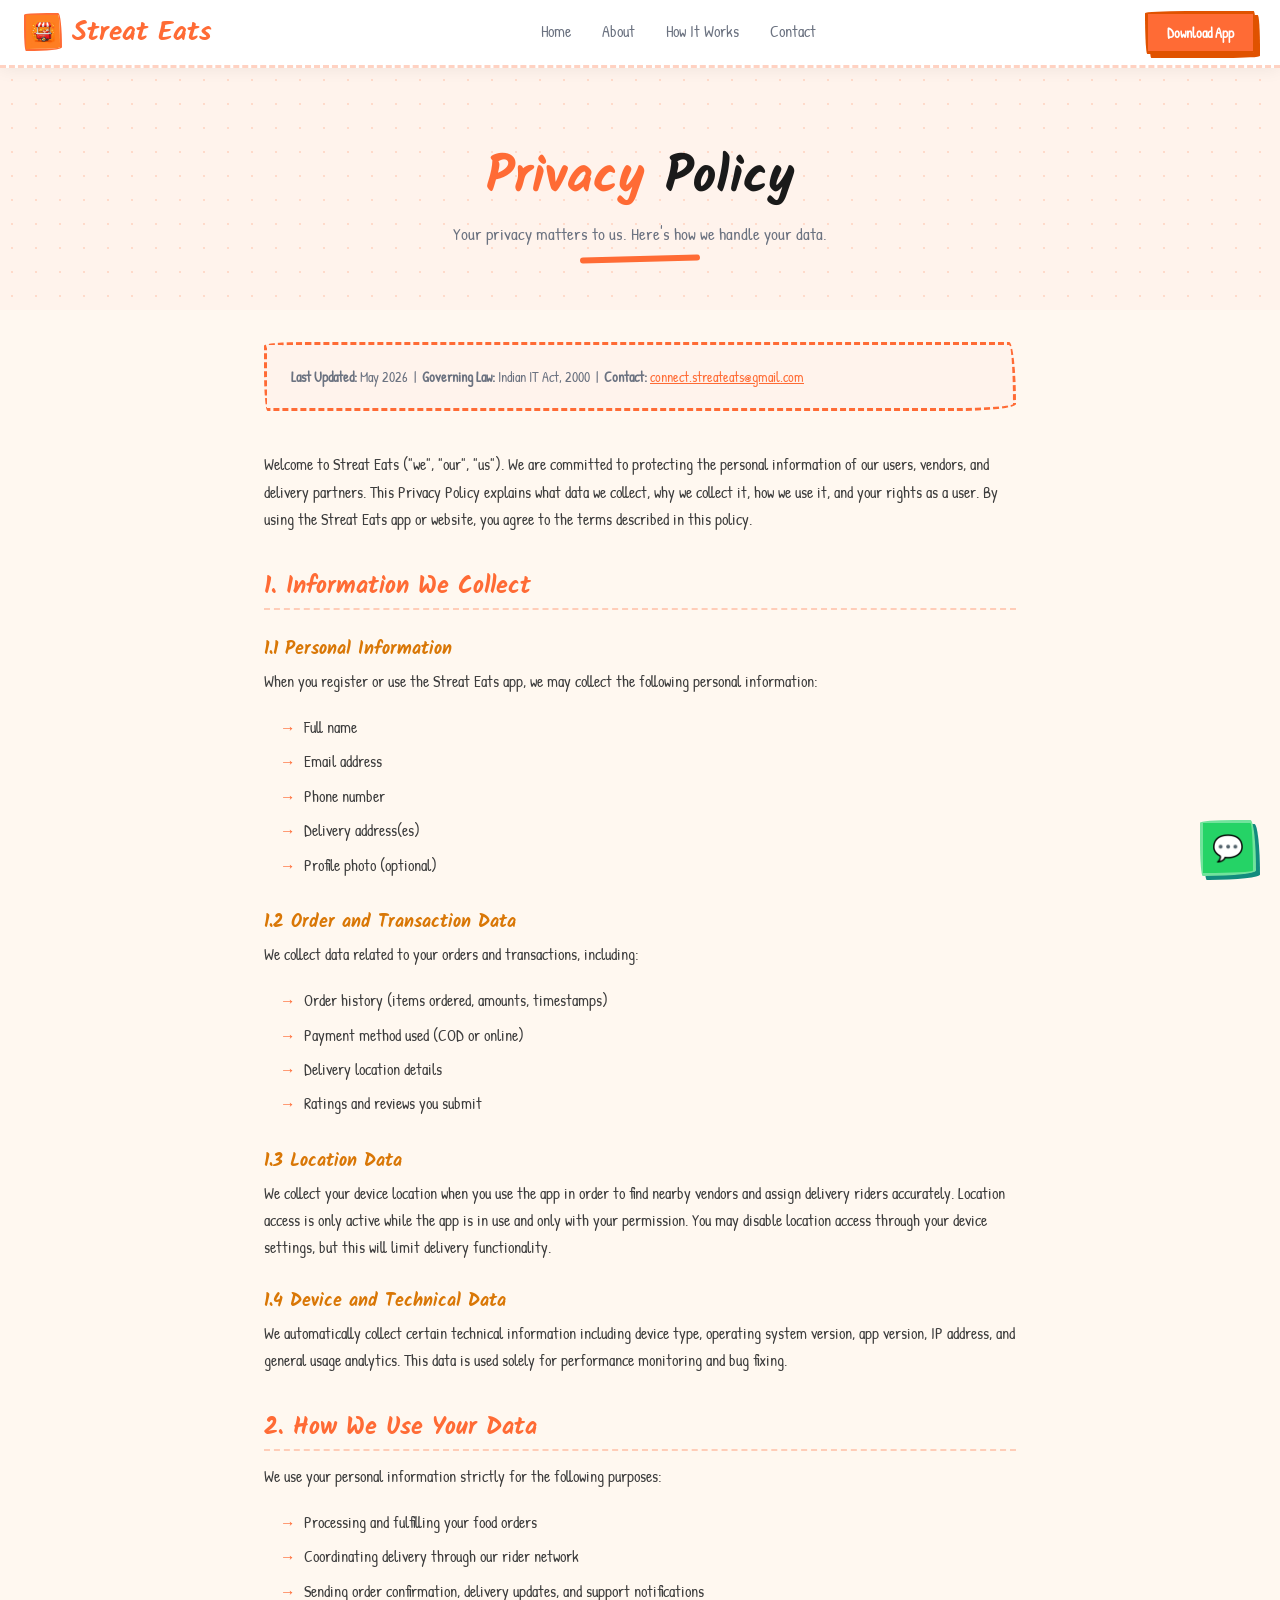
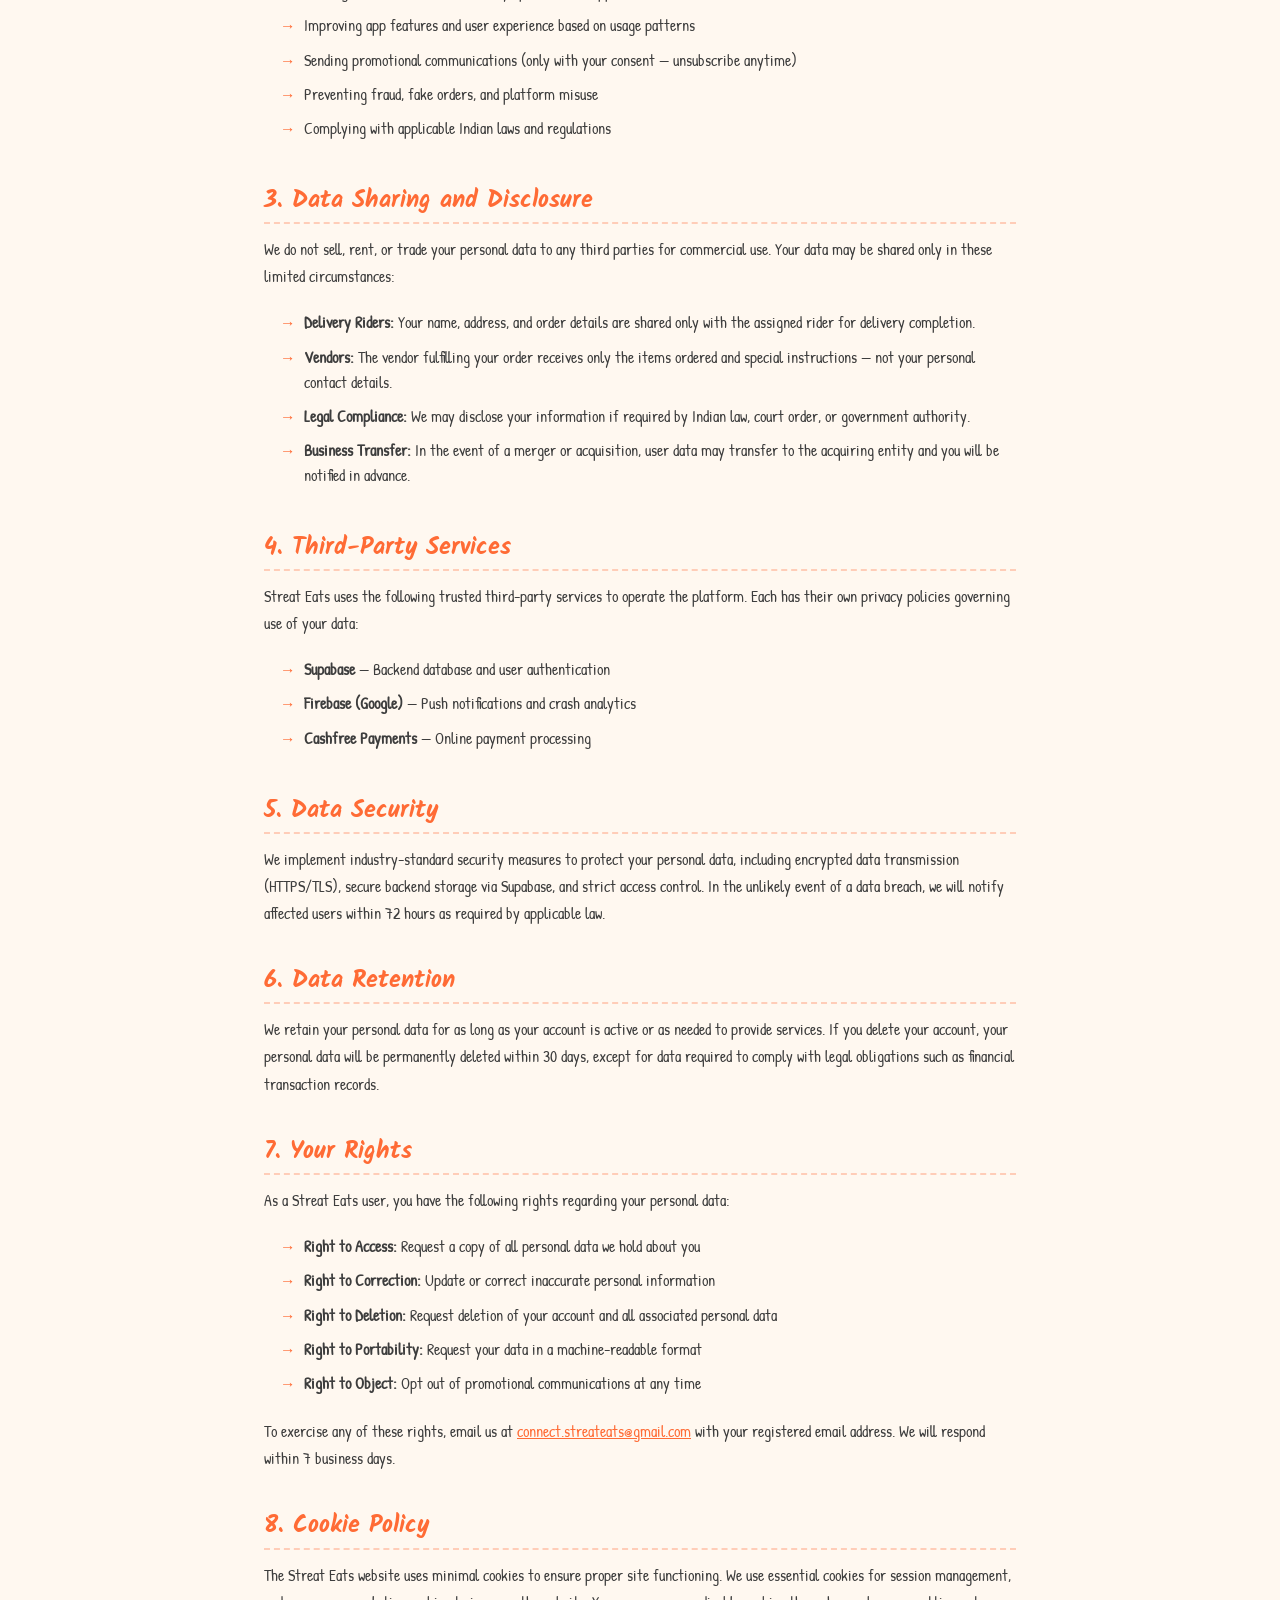
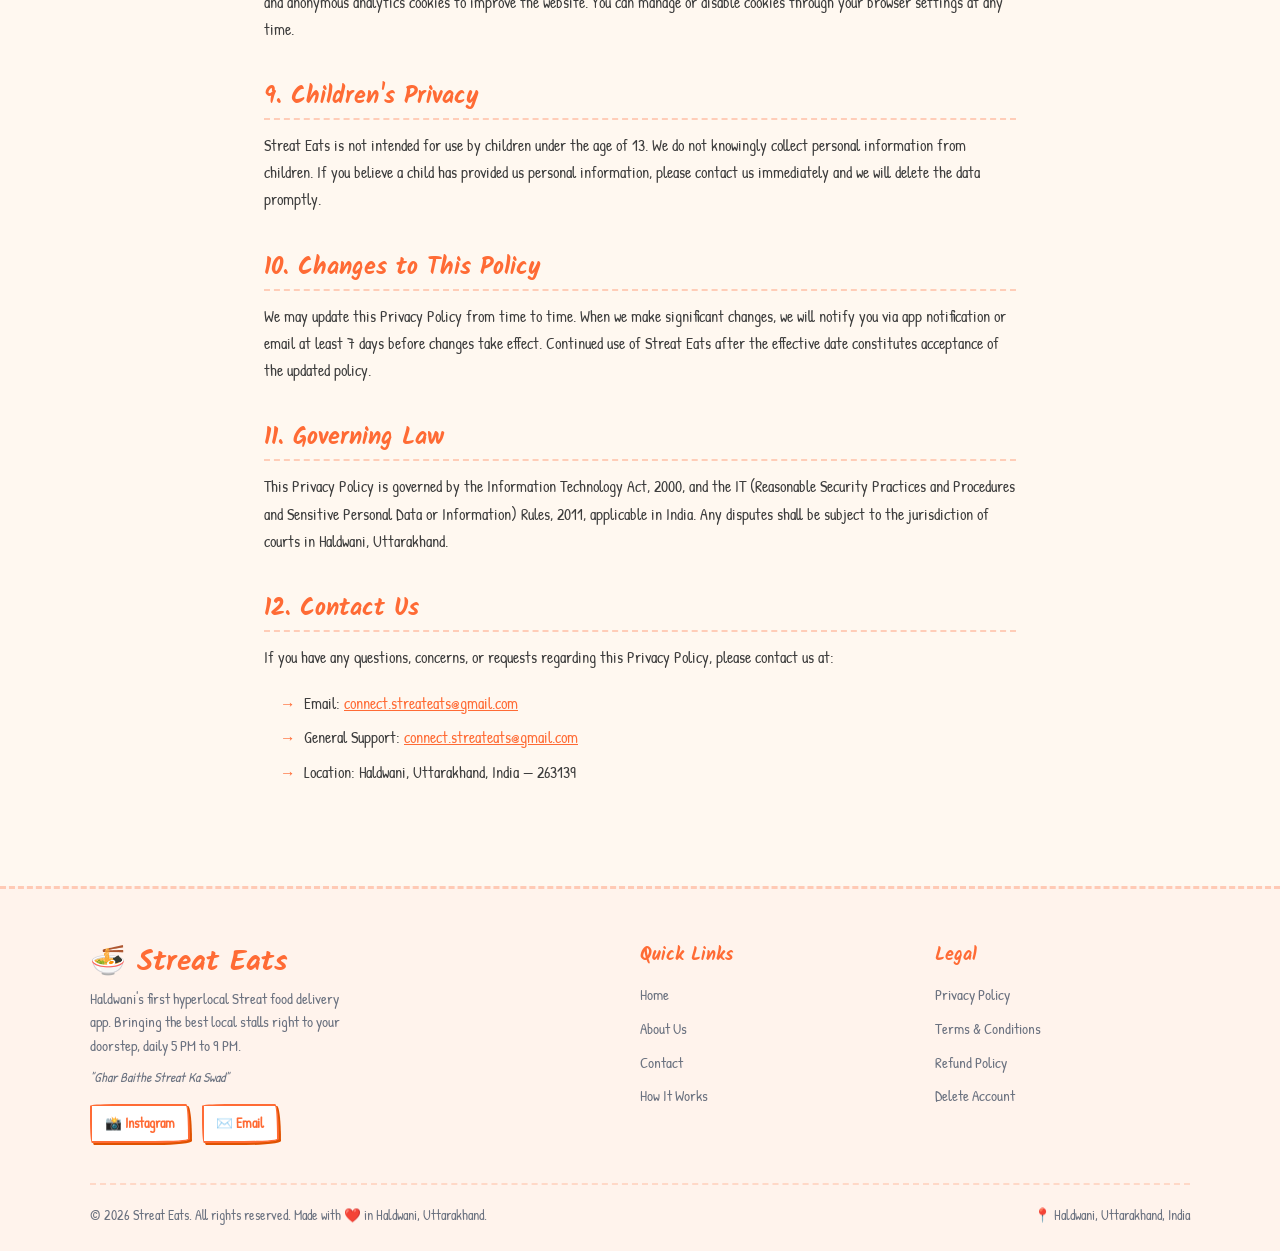
<file: privacy.html>
<!DOCTYPE html>
<html lang="en">
<head>
  <meta charset="UTF-8" />
  <meta name="viewport" content="width=device-width, initial-scale=1.0" />
  <title>Privacy Policy — Streat Eats Haldwani</title>
  <meta name="description" content="Read the Streat Eats Privacy Policy. We are committed to protecting your personal data. Governed by the Indian IT Act 2000." />
  <link rel="icon" href="favicon.ico" type="image/x-icon" />
  <link rel="canonical" href="https://streateats-website.vercel.app/privacy.html" />
  <link rel="preconnect" href="https://fonts.googleapis.com" />
  <link rel="preconnect" href="https://fonts.gstatic.com" crossorigin />
  <link href="https://fonts.googleapis.com/css2?family=Kalam:wght@400;700&family=Patrick+Hand&display=swap" rel="stylesheet" />
  <style>
    :root {
      --primary: #FF6B35;
      --primary-light: #FF8C42;
      --primary-dark: #E05200;
      --bg: #FFF8F0;
      --surface: #FFFFFF;
      --surface-warm: #FFF3EC;
      --text: #1A1A1A;
      --text-secondary: #3D3D3D;
      --muted: #6B7280;
      --text-white: #FFFFFF;
      --warning: #D97706;
      --border: #E5E7EB;
      --shadow-sm: 4px 4px 0px 0px #E05200;
      --shadow-lg: 8px 8px 0px 0px #E05200;
      --radius-wobbly: 255px 15px 225px 15px / 15px 225px 15px 255px;
      --radius-wobbly-2: 15px 225px 15px 255px / 225px 15px 255px 15px;
      --radius-wobbly-3: 120px 20px 180px 10px / 10px 180px 20px 120px;
      --radius-wobbly-4: 30px 200px 30px 150px / 150px 30px 200px 30px;
      --radius-btn: 220px 12px 180px 12px / 12px 180px 12px 220px;
    }

    *, *::before, *::after { box-sizing: border-box; margin: 0; padding: 0; }
    html { scroll-behavior: smooth; }

    body {
      font-family: 'Patrick Hand', cursive;
      background: var(--bg);
      color: var(--text);
      line-height: 1.6;
      overflow-x: hidden;
    }

    h1, h2, h3, h4 {
      font-family: 'Kalam', cursive;
      font-weight: 700;
      line-height: 1.2;
      color: var(--text);
    }

    .dot-bg {
      background-color: var(--surface-warm);
      background-image: radial-gradient(rgba(255,107,53,0.18) 1.5px, transparent 1.5px);
      background-size: 24px 24px;
    }

    /* NAVBAR */
    .navbar {
      position: sticky; top: 0; z-index: 1000;
      background: rgba(255,255,255,0.96);
      backdrop-filter: blur(10px);
      border-bottom: 3px dashed rgba(255,107,53,0.3);
      box-shadow: 0 2px 16px rgba(0,0,0,0.06);
      padding: 0 1.5rem;
      display: flex; align-items: center; justify-content: space-between;
      height: 68px;
    }

    .nav-logo {
      font-family: 'Kalam', cursive; font-size: 1.7rem; font-weight: 700;
      color: var(--primary); text-decoration: none;
      display: flex; align-items: center; gap: 10px;
    }

    .nav-logo img {
      width: 38px; height: 38px;
      border-radius: var(--radius-wobbly-3);
      border: 2px solid var(--primary); object-fit: cover;
    }

    .nav-links { display: flex; align-items: center; gap: 0.25rem; list-style: none; }

    .nav-links a {
      font-family: 'Patrick Hand', cursive; font-size: 1rem;
      color: var(--muted); text-decoration: none;
      padding: 0.4rem 0.85rem; border-radius: 999px;
      transition: color 0.15s; position: relative;
    }

    .nav-links a:hover { color: var(--primary); }

    .nav-cta {
      font-family: 'Patrick Hand', cursive;
      background: var(--primary); border: 3px solid var(--primary-dark);
      color: var(--text-white); padding: 0.45rem 1.2rem;
      border-radius: var(--radius-btn); cursor: pointer;
      font-size: 0.9rem; box-shadow: var(--shadow-sm);
      transition: all 0.1s; text-decoration: none;
      display: inline-block; font-weight: 600;
    }

    .nav-cta:hover {
      background: var(--primary-dark);
      box-shadow: 2px 2px 0px 0px var(--primary-dark);
      transform: translate(-1px,-1px); color: var(--text-white);
    }

    .hamburger {
      display: none; flex-direction: column; gap: 5px;
      cursor: pointer; background: none; border: none; padding: 4px;
    }
    .hamburger span {
      display: block; width: 24px; height: 3px;
      background: var(--primary); border-radius: 4px; transition: all 0.3s;
    }
    .hamburger.open span:nth-child(1) { transform: translateY(8px) rotate(45deg); }
    .hamburger.open span:nth-child(2) { opacity: 0; }
    .hamburger.open span:nth-child(3) { transform: translateY(-8px) rotate(-45deg); }

    .mobile-menu {
      display: none; position: absolute; top: 68px; left: 0; right: 0;
      background: rgba(255,255,255,0.99);
      border-bottom: 3px solid var(--primary);
      box-shadow: 0 8px 24px rgba(0,0,0,0.1);
      padding: 1rem 1.5rem; flex-direction: column; gap: 0.5rem;
    }
    .mobile-menu.open { display: flex; }
    .mobile-menu a {
      font-family: 'Patrick Hand', cursive; font-size: 1.1rem;
      color: var(--text-secondary); text-decoration: none;
      padding: 0.6rem 0; border-bottom: 1px dashed rgba(255,107,53,0.25);
      transition: color 0.15s;
    }
    .mobile-menu a:hover { color: var(--primary); }

    /* PAGE HERO */
    .page-hero {
      padding: 5rem 1.5rem 3rem; text-align: center;
    }
    .page-hero h1 { font-size: clamp(2rem, 5vw, 3.2rem); margin-bottom: 0.75rem; }
    .page-hero h1 span { color: var(--primary); }
    .page-hero p { color: var(--muted); font-size: 1.05rem; font-family: 'Patrick Hand', cursive; }

    .orange-underline {
      display: block; width: 120px; height: 6px;
      background: var(--primary); border-radius: 4px;
      margin: 0.5rem auto 0; transform: rotate(-1.5deg);
    }

    /* LEGAL CONTENT */
    .legal-content {
      max-width: 800px; margin: 0 auto;
      padding: 2rem 1.5rem 5rem;
    }

    .legal-content h2 {
      font-size: 1.5rem; color: var(--primary);
      margin: 2.5rem 0 0.75rem;
      padding-bottom: 0.4rem;
      border-bottom: 2px dashed rgba(255,107,53,0.3);
    }

    .legal-content h3 {
      font-size: 1.15rem; color: var(--warning);
      margin: 1.75rem 0 0.5rem;
    }

    .legal-content p {
      color: var(--text-secondary); font-size: 0.97rem;
      margin-bottom: 1rem; line-height: 1.75;
    }

    .legal-content ul { list-style: none; margin: 0.5rem 0 1rem 1rem; }

    .legal-content ul li {
      color: var(--text-secondary); font-size: 0.97rem;
      padding: 0.3rem 0 0.3rem 1.5rem; position: relative;
    }

    .legal-content ul li::before {
      content: '→'; position: absolute; left: 0;
      color: var(--primary); font-weight: 700;
    }

    .legal-meta {
      background: var(--surface-warm);
      border: 3px dashed var(--primary);
      border-radius: var(--radius-wobbly-3);
      padding: 1.25rem 1.5rem; margin-bottom: 2.5rem;
      font-size: 0.9rem; color: var(--muted);
    }

    .legal-meta a { color: var(--primary); }

    /* FOOTER */
    footer {
      background: var(--surface-warm);
      border-top: 3px dashed rgba(255,107,53,0.3);
      padding: 3.5rem 1.5rem 1.5rem;
    }

    .footer-grid {
      max-width: 1100px; margin: 0 auto;
      display: grid; grid-template-columns: 2fr 1fr 1fr;
      gap: 2.5rem; margin-bottom: 2.5rem;
    }

    .footer-brand h2 {
      font-family: 'Kalam', cursive; font-size: 1.8rem;
      color: var(--primary); margin-bottom: 0.5rem;
    }

    .footer-brand p { color: var(--muted); font-size: 0.92rem; max-width: 260px; }

    .footer-social { margin-top: 1rem; display: flex; gap: 0.75rem; flex-wrap: wrap; }

    .social-btn {
      background: var(--surface); border: 2px solid var(--primary);
      border-radius: var(--radius-wobbly-3);
      padding: 0.4rem 0.8rem; font-size: 0.85rem;
      color: var(--primary); text-decoration: none;
      transition: all 0.1s; font-weight: 600;
      box-shadow: 2px 2px 0px 0px var(--primary-dark);
    }

    .social-btn:hover {
      background: var(--primary); color: var(--text-white);
      transform: rotate(-2deg); box-shadow: none;
    }

    .footer-links h4 {
      font-family: 'Kalam', cursive; font-size: 1.1rem;
      color: var(--primary); margin-bottom: 1rem;
    }

    .footer-links ul { list-style: none; display: flex; flex-direction: column; gap: 0.5rem; }

    .footer-links ul a {
      color: var(--muted); text-decoration: none;
      font-size: 0.92rem; transition: color 0.15s;
    }

    .footer-links ul a:hover { color: var(--primary); }

    .footer-bottom {
      max-width: 1100px; margin: 0 auto;
      border-top: 2px dashed rgba(255,107,53,0.2);
      padding-top: 1.25rem;
      display: flex; align-items: center; justify-content: space-between;
      flex-wrap: wrap; gap: 0.5rem;
    }

    .footer-bottom p { color: var(--muted); font-size: 0.85rem; }

    .whatsapp-fab {
      position: fixed; bottom: 1.5rem; right: 1.5rem;
      width: 56px; height: 56px; background: #25D366;
      border-radius: var(--radius-wobbly-3);
      box-shadow: 4px 4px 0px 0px #128C7E;
      display: flex; align-items: center; justify-content: center;
      font-size: 1.6rem; text-decoration: none; z-index: 2000;
      transition: transform 0.15s, box-shadow 0.15s;
      border: 3px solid rgba(255,255,255,0.35);
    }

    .whatsapp-fab:hover {
      transform: rotate(-5deg) scale(1.1);
      box-shadow: 6px 6px 0px 0px #128C7E;
    }

    @media (max-width: 700px) {
      .nav-links, .nav-cta { display: none; }
      .hamburger { display: flex; }
      .footer-grid { grid-template-columns: 1fr; }
    }
  </style>
</head>
<body>

<!-- NAVBAR -->
<nav class="navbar" role="navigation" aria-label="Main Navigation">
  <a href="index.html" class="nav-logo" aria-label="Streat Eats Home">
    <img src="logo.jpg" alt="Streat Eats Logo" width="38" height="38" />
    Streat Eats
  </a>
  <ul class="nav-links" role="list">
    <li><a href="index.html">Home</a></li>
    <li><a href="about.html">About</a></li>
    <li><a href="index.html#how-it-works">How It Works</a></li>
    <li><a href="contact.html">Contact</a></li>
  </ul>
  <a href="index.html#download" class="nav-cta">Download App</a>
  <button class="hamburger" aria-label="Toggle Menu" aria-expanded="false">
    <span></span><span></span><span></span>
  </button>
  <div class="mobile-menu">
    <a href="index.html">Home</a>
    <a href="about.html">About</a>
    <a href="index.html#how-it-works">How It Works</a>
    <a href="contact.html">Contact</a>
    <a href="index.html#download">Download App</a>
  </div>
</nav>

<!-- PAGE HERO -->
<section class="page-hero dot-bg" aria-labelledby="privacy-heading">
  <h1 id="privacy-heading"><span>Privacy</span> Policy</h1>
  <p>Your privacy matters to us. Here's how we handle your data.</p>
  <span class="orange-underline"></span>
</section>

<!-- CONTENT -->
<main>
<div class="legal-content">
  <div class="legal-meta">
    <strong>Last Updated:</strong> May 2026 &nbsp;|&nbsp;
    <strong>Governing Law:</strong> Indian IT Act, 2000 &nbsp;|&nbsp;
    <strong>Contact:</strong> <a href="mailto:connect.streateats@gmail.com">connect.streateats@gmail.com</a>
  </div>

  <p>Welcome to Streat Eats ("we", "our", "us"). We are committed to protecting the personal information of our users, vendors, and delivery partners. This Privacy Policy explains what data we collect, why we collect it, how we use it, and your rights as a user. By using the Streat Eats app or website, you agree to the terms described in this policy.</p>

  <h2>1. Information We Collect</h2>

  <h3>1.1 Personal Information</h3>
  <p>When you register or use the Streat Eats app, we may collect the following personal information:</p>
  <ul>
    <li>Full name</li>
    <li>Email address</li>
    <li>Phone number</li>
    <li>Delivery address(es)</li>
    <li>Profile photo (optional)</li>
  </ul>

  <h3>1.2 Order and Transaction Data</h3>
  <p>We collect data related to your orders and transactions, including:</p>
  <ul>
    <li>Order history (items ordered, amounts, timestamps)</li>
    <li>Payment method used (COD or online)</li>
    <li>Delivery location details</li>
    <li>Ratings and reviews you submit</li>
  </ul>

  <h3>1.3 Location Data</h3>
  <p>We collect your device location when you use the app in order to find nearby vendors and assign delivery riders accurately. Location access is only active while the app is in use and only with your permission. You may disable location access through your device settings, but this will limit delivery functionality.</p>

  <h3>1.4 Device and Technical Data</h3>
  <p>We automatically collect certain technical information including device type, operating system version, app version, IP address, and general usage analytics. This data is used solely for performance monitoring and bug fixing.</p>

  <h2>2. How We Use Your Data</h2>
  <p>We use your personal information strictly for the following purposes:</p>
  <ul>
    <li>Processing and fulfilling your food orders</li>
    <li>Coordinating delivery through our rider network</li>
    <li>Sending order confirmation, delivery updates, and support notifications</li>
    <li>Improving app features and user experience based on usage patterns</li>
    <li>Sending promotional communications (only with your consent — unsubscribe anytime)</li>
    <li>Preventing fraud, fake orders, and platform misuse</li>
    <li>Complying with applicable Indian laws and regulations</li>
  </ul>

  <h2>3. Data Sharing and Disclosure</h2>
  <p>We do not sell, rent, or trade your personal data to any third parties for commercial use. Your data may be shared only in these limited circumstances:</p>
  <ul>
    <li><strong>Delivery Riders:</strong> Your name, address, and order details are shared only with the assigned rider for delivery completion.</li>
    <li><strong>Vendors:</strong> The vendor fulfilling your order receives only the items ordered and special instructions — not your personal contact details.</li>
    <li><strong>Legal Compliance:</strong> We may disclose your information if required by Indian law, court order, or government authority.</li>
    <li><strong>Business Transfer:</strong> In the event of a merger or acquisition, user data may transfer to the acquiring entity and you will be notified in advance.</li>
  </ul>

  <h2>4. Third-Party Services</h2>
  <p>Streat Eats uses the following trusted third-party services to operate the platform. Each has their own privacy policies governing use of your data:</p>
  <ul>
    <li><strong>Supabase</strong> — Backend database and user authentication</li>
    <li><strong>Firebase (Google)</strong> — Push notifications and crash analytics</li>
    <li><strong>Cashfree Payments</strong> — Online payment processing</li>
  </ul>

  <h2>5. Data Security</h2>
  <p>We implement industry-standard security measures to protect your personal data, including encrypted data transmission (HTTPS/TLS), secure backend storage via Supabase, and strict access control. In the unlikely event of a data breach, we will notify affected users within 72 hours as required by applicable law.</p>

  <h2>6. Data Retention</h2>
  <p>We retain your personal data for as long as your account is active or as needed to provide services. If you delete your account, your personal data will be permanently deleted within 30 days, except for data required to comply with legal obligations such as financial transaction records.</p>

  <h2>7. Your Rights</h2>
  <p>As a Streat Eats user, you have the following rights regarding your personal data:</p>
  <ul>
    <li><strong>Right to Access:</strong> Request a copy of all personal data we hold about you</li>
    <li><strong>Right to Correction:</strong> Update or correct inaccurate personal information</li>
    <li><strong>Right to Deletion:</strong> Request deletion of your account and all associated personal data</li>
    <li><strong>Right to Portability:</strong> Request your data in a machine-readable format</li>
    <li><strong>Right to Object:</strong> Opt out of promotional communications at any time</li>
  </ul>
  <p>To exercise any of these rights, email us at <a href="mailto:connect.streateats@gmail.com" style="color:var(--primary);">connect.streateats@gmail.com</a> with your registered email address. We will respond within 7 business days.</p>

  <h2>8. Cookie Policy</h2>
  <p>The Streat Eats website uses minimal cookies to ensure proper site functioning. We use essential cookies for session management, and anonymous analytics cookies to improve the website. You can manage or disable cookies through your browser settings at any time.</p>

  <h2>9. Children's Privacy</h2>
  <p>Streat Eats is not intended for use by children under the age of 13. We do not knowingly collect personal information from children. If you believe a child has provided us personal information, please contact us immediately and we will delete the data promptly.</p>

  <h2>10. Changes to This Policy</h2>
  <p>We may update this Privacy Policy from time to time. When we make significant changes, we will notify you via app notification or email at least 7 days before changes take effect. Continued use of Streat Eats after the effective date constitutes acceptance of the updated policy.</p>

  <h2>11. Governing Law</h2>
  <p>This Privacy Policy is governed by the Information Technology Act, 2000, and the IT (Reasonable Security Practices and Procedures and Sensitive Personal Data or Information) Rules, 2011, applicable in India. Any disputes shall be subject to the jurisdiction of courts in Haldwani, Uttarakhand.</p>

  <h2>12. Contact Us</h2>
  <p>If you have any questions, concerns, or requests regarding this Privacy Policy, please contact us at:</p>
  <ul>
    <li>Email: <a href="mailto:connect.streateats@gmail.com" style="color:var(--primary);">connect.streateats@gmail.com</a></li>
    <li>General Support: <a href="mailto:connect.streateats@gmail.com" style="color:var(--primary);">connect.streateats@gmail.com</a></li>
    <li>Location: Haldwani, Uttarakhand, India — 263139</li>
  </ul>
</div>
</main>

<!-- FOOTER -->
<footer role="contentinfo">
  <div class="footer-grid">
    <div class="footer-brand">
      <h2>🍜 Streat Eats</h2>
      <p>Haldwani's first hyperlocal Streat food delivery app. Bringing the best local stalls right to your doorstep, daily 5 PM to 9 PM.</p>
      <p style="margin-top:0.5rem; color:var(--muted); font-size:0.85rem; font-style:italic;">"Ghar Baithe Streat Ka Swad"</p>
      <div class="footer-social">
        <a href="https://instagram.com/Streateats.hld" class="social-btn" target="_blank" rel="noopener noreferrer">📸 Instagram</a>
        <a href="mailto:connect.streateats@gmail.com" class="social-btn">✉️ Email</a>
      </div>
    </div>
    <div class="footer-links">
      <h4>Quick Links</h4>
      <ul>
        <li><a href="index.html">Home</a></li>
        <li><a href="about.html">About Us</a></li>
        <li><a href="contact.html">Contact</a></li>
        <li><a href="index.html#how-it-works">How It Works</a></li>
      </ul>
    </div>
    <div class="footer-links">
      <h4>Legal</h4>
      <ul>
        <li><a href="privacy.html">Privacy Policy</a></li>
        <li><a href="terms.html">Terms &amp; Conditions</a></li>
        <li><a href="refund.html">Refund Policy</a></li>
        <li><a href="delete-account.html">Delete Account</a></li>
      </ul>
    </div>
  </div>
  <div class="footer-bottom">
    <p>© 2026 Streat Eats. All rights reserved. Made with ❤️ in Haldwani, Uttarakhand.</p>
    <p>📍 Haldwani, Uttarakhand, India</p>
  </div>
</footer>

<a href="https://wa.me/919999999999" class="whatsapp-fab" target="_blank" rel="noopener noreferrer" aria-label="Chat on WhatsApp">💬</a>

<script>
  const hamburger = document.querySelector('.hamburger');
  const mobileMenu = document.querySelector('.mobile-menu');
  if (hamburger) {
    hamburger.addEventListener('click', () => {
      hamburger.classList.toggle('open');
      mobileMenu.classList.toggle('open');
    });
  }
</script>
</body>
</html>
</file>
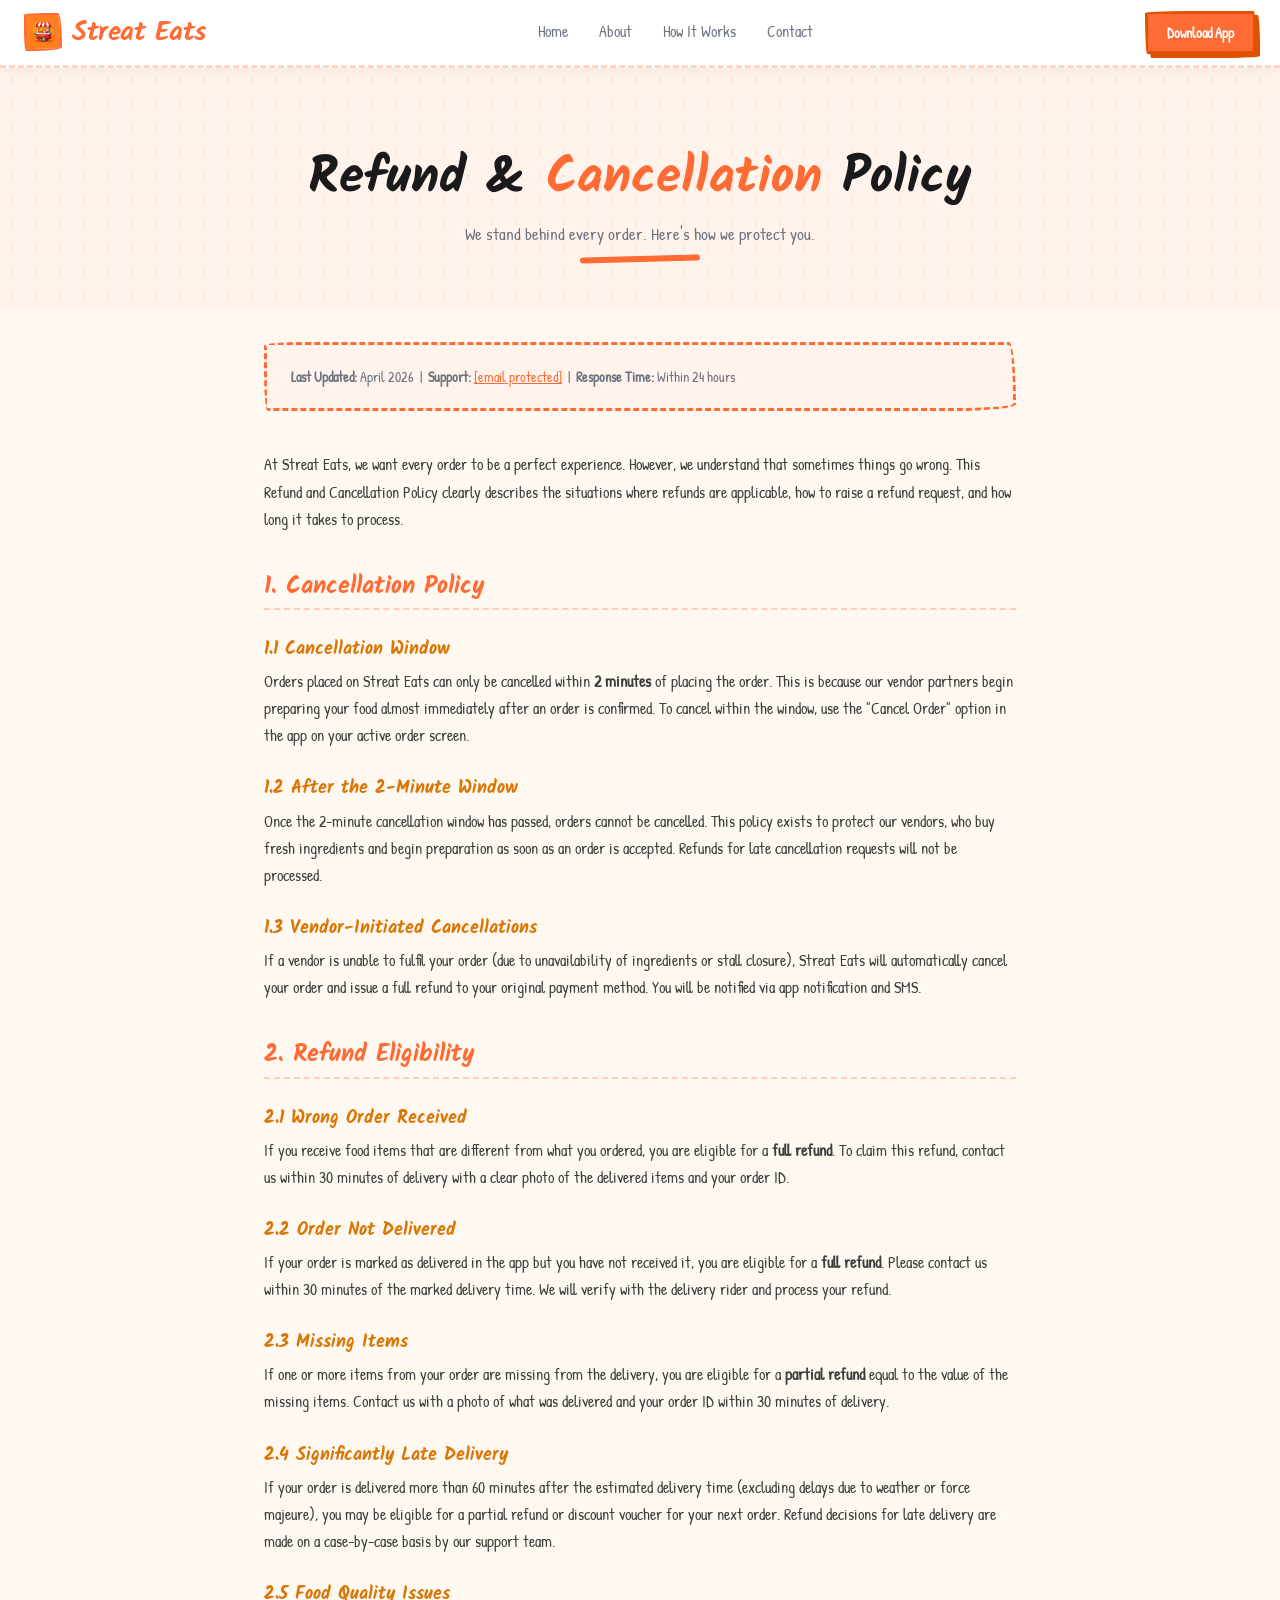
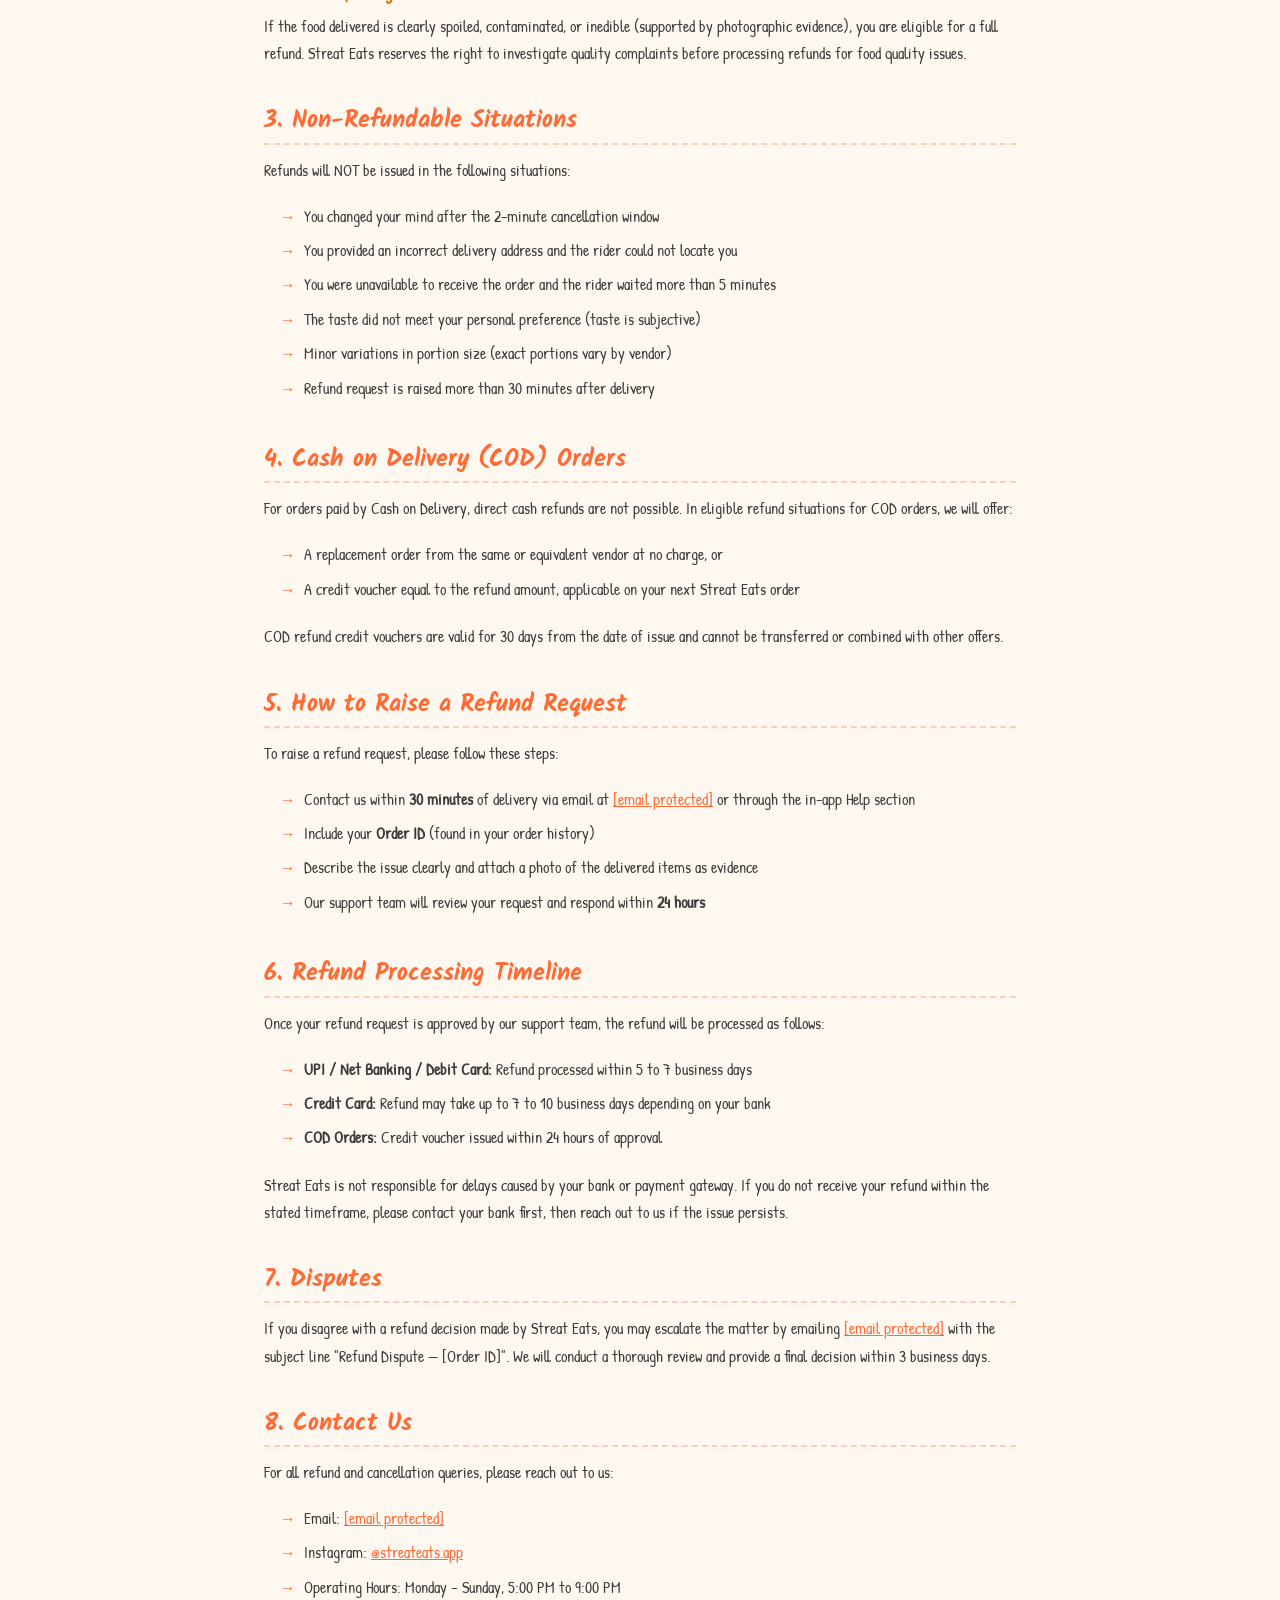
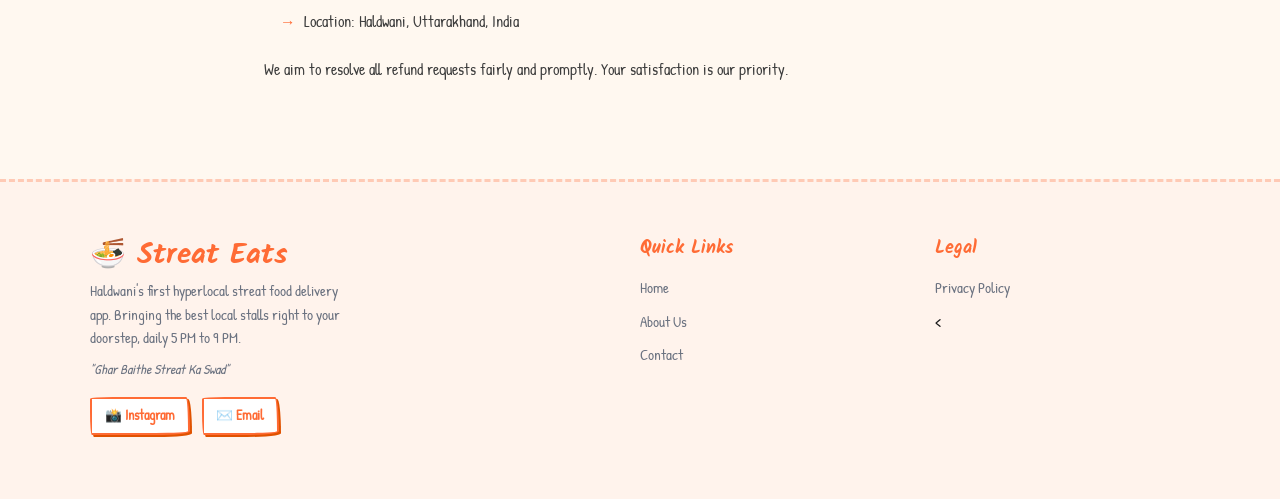
<file: refund.html>
<!DOCTYPE html>
<html lang="en">
<head>
  <meta charset="UTF-8" />
  <meta name="viewport" content="width=device-width, initial-scale=1.0" />
  <title>Refund &amp; Cancellation Policy — Streat Eats Haldwani</title>
  <meta name="description" content="Read the Streat Eats Refund and Cancellation Policy. We offer full refunds for wrong or undelivered orders. Contact connect.streateats@gmail.com within 30 minutes." />
  <meta name="keywords" content="Streat Eats refund policy, cancellation policy food delivery, refund Haldwani food app" />
  <meta property="og:title" content="Refund &amp; Cancellation Policy — Streat Eats" />
  <meta property="og:type" content="website" />
  <link rel="icon" href="favicon.ico" type="image/x-icon" />
  <link rel="apple-touch-icon" href="apple-touch-icon.png" />
  <link rel="canonical" href="https://streateats.in/refund.html" />
  <link rel="stylesheet" href="style.css" />
  <link rel="preconnect" href="https://fonts.googleapis.com" />
  <link rel="preconnect" href="https://fonts.gstatic.com" crossorigin />
  <link href="https://fonts.googleapis.com/css2?family=Kalam:wght@400;700&family=Patrick+Hand&display=swap" rel="stylesheet" />
</head>
<body>

<!-- NAVBAR -->
<nav class="navbar" role="navigation" aria-label="Main Navigation">
  <a href="index.html" class="nav-logo" aria-label="Streat Eats Home">
    <img src="logo.jpg" alt="Streat Eats Logo" width="38" height="38" />
    Streat Eats
  </a>
  <ul class="nav-links" role="list">
    <li><a href="index.html">Home</a></li>
    <li><a href="about.html">About</a></li>
    <li><a href="index.html#how-it-works">How It Works</a></li>
    <li><a href="contact.html">Contact</a></li>
  </ul>
  <a href="index.html#download" class="nav-cta">Download App</a>
  <button class="hamburger" aria-label="Toggle Menu" aria-expanded="false">
    <span></span><span></span><span></span>
  </button>
  <div class="mobile-menu">
    <a href="index.html">Home</a>
    <a href="about.html">About</a>
    <a href="index.html#how-it-works">How It Works</a>
    <a href="contact.html">Contact</a>
    <a href="index.html#download">Download App</a>
  </div>
</nav>

<!-- PAGE HERO -->
<section class="page-hero dot-bg" aria-labelledby="refund-heading">
  <h1 id="refund-heading">Refund &amp; <span>Cancellation</span> Policy</h1>
  <p style="color:var(--muted); font-size:1.05rem; font-family:'Patrick Hand',cursive;">We stand behind every order. Here's how we protect you.</p>
  <span class="orange-underline"></span>
</section>

<!-- CONTENT -->
<main>
<div class="legal-content">
  <div class="legal-meta">
    <strong>Last Updated:</strong> April 2026 &nbsp;|&nbsp;
    <strong>Support:</strong> <a href="/cdn-cgi/l/email-protection#1b686e6b6b74696f5b686f697e7e6f7e7a6f68357275" style="color:var(--primary);"><span class="__cf_email__" data-cfemail="0d7e787d7d627f794d7e797f686879686c797e236463">[email&#160;protected]</span></a> &nbsp;|&nbsp;
    <strong>Response Time:</strong> Within 24 hours
  </div>

  <p>At Streat Eats, we want every order to be a perfect experience. However, we understand that sometimes things go wrong. This Refund and Cancellation Policy clearly describes the situations where refunds are applicable, how to raise a refund request, and how long it takes to process.</p>

  <h2>1. Cancellation Policy</h2>

  <h3>1.1 Cancellation Window</h3>
  <p>Orders placed on Streat Eats can only be cancelled within <strong>2 minutes</strong> of placing the order. This is because our vendor partners begin preparing your food almost immediately after an order is confirmed. To cancel within the window, use the "Cancel Order" option in the app on your active order screen.</p>

  <h3>1.2 After the 2-Minute Window</h3>
  <p>Once the 2-minute cancellation window has passed, orders cannot be cancelled. This policy exists to protect our vendors, who buy fresh ingredients and begin preparation as soon as an order is accepted. Refunds for late cancellation requests will not be processed.</p>

  <h3>1.3 Vendor-Initiated Cancellations</h3>
  <p>If a vendor is unable to fulfil your order (due to unavailability of ingredients or stall closure), Streat Eats will automatically cancel your order and issue a full refund to your original payment method. You will be notified via app notification and SMS.</p>

  <h2>2. Refund Eligibility</h2>

  <h3>2.1 Wrong Order Received</h3>
  <p>If you receive food items that are different from what you ordered, you are eligible for a <strong>full refund</strong>. To claim this refund, contact us within 30 minutes of delivery with a clear photo of the delivered items and your order ID.</p>

  <h3>2.2 Order Not Delivered</h3>
  <p>If your order is marked as delivered in the app but you have not received it, you are eligible for a <strong>full refund</strong>. Please contact us within 30 minutes of the marked delivery time. We will verify with the delivery rider and process your refund.</p>

  <h3>2.3 Missing Items</h3>
  <p>If one or more items from your order are missing from the delivery, you are eligible for a <strong>partial refund</strong> equal to the value of the missing items. Contact us with a photo of what was delivered and your order ID within 30 minutes of delivery.</p>

  <h3>2.4 Significantly Late Delivery</h3>
  <p>If your order is delivered more than 60 minutes after the estimated delivery time (excluding delays due to weather or force majeure), you may be eligible for a partial refund or discount voucher for your next order. Refund decisions for late delivery are made on a case-by-case basis by our support team.</p>

  <h3>2.5 Food Quality Issues</h3>
  <p>If the food delivered is clearly spoiled, contaminated, or inedible (supported by photographic evidence), you are eligible for a full refund. Streat Eats reserves the right to investigate quality complaints before processing refunds for food quality issues.</p>

  <h2>3. Non-Refundable Situations</h2>
  <p>Refunds will NOT be issued in the following situations:</p>
  <ul>
    <li>You changed your mind after the 2-minute cancellation window</li>
    <li>You provided an incorrect delivery address and the rider could not locate you</li>
    <li>You were unavailable to receive the order and the rider waited more than 5 minutes</li>
    <li>The taste did not meet your personal preference (taste is subjective)</li>
    <li>Minor variations in portion size (exact portions vary by vendor)</li>
    <li>Refund request is raised more than 30 minutes after delivery</li>
  </ul>

  <h2>4. Cash on Delivery (COD) Orders</h2>
  <p>For orders paid by Cash on Delivery, direct cash refunds are not possible. In eligible refund situations for COD orders, we will offer:</p>
  <ul>
    <li>A replacement order from the same or equivalent vendor at no charge, or</li>
    <li>A credit voucher equal to the refund amount, applicable on your next Streat Eats order</li>
  </ul>
  <p>COD refund credit vouchers are valid for 30 days from the date of issue and cannot be transferred or combined with other offers.</p>

  <h2>5. How to Raise a Refund Request</h2>
  <p>To raise a refund request, please follow these steps:</p>
  <ul>
    <li>Contact us within <strong>30 minutes</strong> of delivery via email at <a href="/cdn-cgi/l/email-protection#3a494f4a4a55484e7a494e485f5f4e5f5b4e49145354" style="color:var(--primary);"><span class="__cf_email__" data-cfemail="acdfd9dcdcc3ded8ecdfd8dec9c9d8c9cdd8df82c5c2">[email&#160;protected]</span></a> or through the in-app Help section</li>
    <li>Include your <strong>Order ID</strong> (found in your order history)</li>
    <li>Describe the issue clearly and attach a photo of the delivered items as evidence</li>
    <li>Our support team will review your request and respond within <strong>24 hours</strong></li>
  </ul>

  <h2>6. Refund Processing Timeline</h2>
  <p>Once your refund request is approved by our support team, the refund will be processed as follows:</p>
  <ul>
    <li><strong>UPI / Net Banking / Debit Card:</strong> Refund processed within 5 to 7 business days</li>
    <li><strong>Credit Card:</strong> Refund may take up to 7 to 10 business days depending on your bank</li>
    <li><strong>COD Orders:</strong> Credit voucher issued within 24 hours of approval</li>
  </ul>
  <p>Streat Eats is not responsible for delays caused by your bank or payment gateway. If you do not receive your refund within the stated timeframe, please contact your bank first, then reach out to us if the issue persists.</p>

  <h2>7. Disputes</h2>
  <p>If you disagree with a refund decision made by Streat Eats, you may escalate the matter by emailing <a href="/cdn-cgi/l/email-protection#4d3e383d3d223f390d3e393f282839282c393e632423" style="color:var(--primary);"><span class="__cf_email__" data-cfemail="c2b1b7b2b2adb0b682b1b6b0a7a7b6a7a3b6b1ecabac">[email&#160;protected]</span></a> with the subject line "Refund Dispute — [Order ID]". We will conduct a thorough review and provide a final decision within 3 business days.</p>

  <h2>8. Contact Us</h2>
  <p>For all refund and cancellation queries, please reach out to us:</p>
  <ul>
    <li>Email: <a href="/cdn-cgi/l/email-protection#bac9cfcacad5c8cefac9cec8dfdfcedfdbcec994d3d4" style="color:var(--primary);"><span class="__cf_email__" data-cfemail="83f0f6f3f3ecf1f7c3f0f7f1e6e6f7e6e2f7f0adeaed">[email&#160;protected]</span></a></li>
    <li>Instagram: <a href="https://instagram.com/streateats.app" target="_blank" rel="noopener noreferrer" style="color:var(--primary);">@streateats.app</a></li>
    <li>Operating Hours: Monday – Sunday, 5:00 PM to 9:00 PM</li>
    <li>Location: Haldwani, Uttarakhand, India</li>
  </ul>
  <p>We aim to resolve all refund requests fairly and promptly. Your satisfaction is our priority.</p>
</div>
</main>

<!-- FOOTER -->
<footer role="contentinfo">
  <div class="footer-grid">
    <div class="footer-brand">
      <h2>🍜 Streat Eats</h2>
      <p>Haldwani's first hyperlocal streat food delivery app. Bringing the best local stalls right to your doorstep, daily 5 PM to 9 PM.</p>
      <p style="margin-top:0.5rem; color:var(--muted); font-size:0.85rem; font-style:italic;">"Ghar Baithe Streat Ka Swad"</p>
      <div class="footer-social">
        <a href="https://instagram.com/streateats.app" class="social-btn" target="_blank" rel="noopener noreferrer">📸 Instagram</a>
        <a href="/cdn-cgi/l/email-protection#90e3e5e0e0ffe2e4d0e3e4e2f5f5e4f5f1e4e3bef9fe" class="social-btn">✉️ Email</a>
      </div>
    </div>
    <div class="footer-links">
      <h4>Quick Links</h4>
      <ul>
        <li><a href="index.html">Home</a></li>
        <li><a href="about.html">About Us</a></li>
        <li><a href="contact.html">Contact</a></li>
      </ul>
    </div>
    <div class="footer-links">
      <h4>Legal</h4>
      <ul>
        <li><a href="privacy.html">Privacy Policy</a></li>
        <
</file>
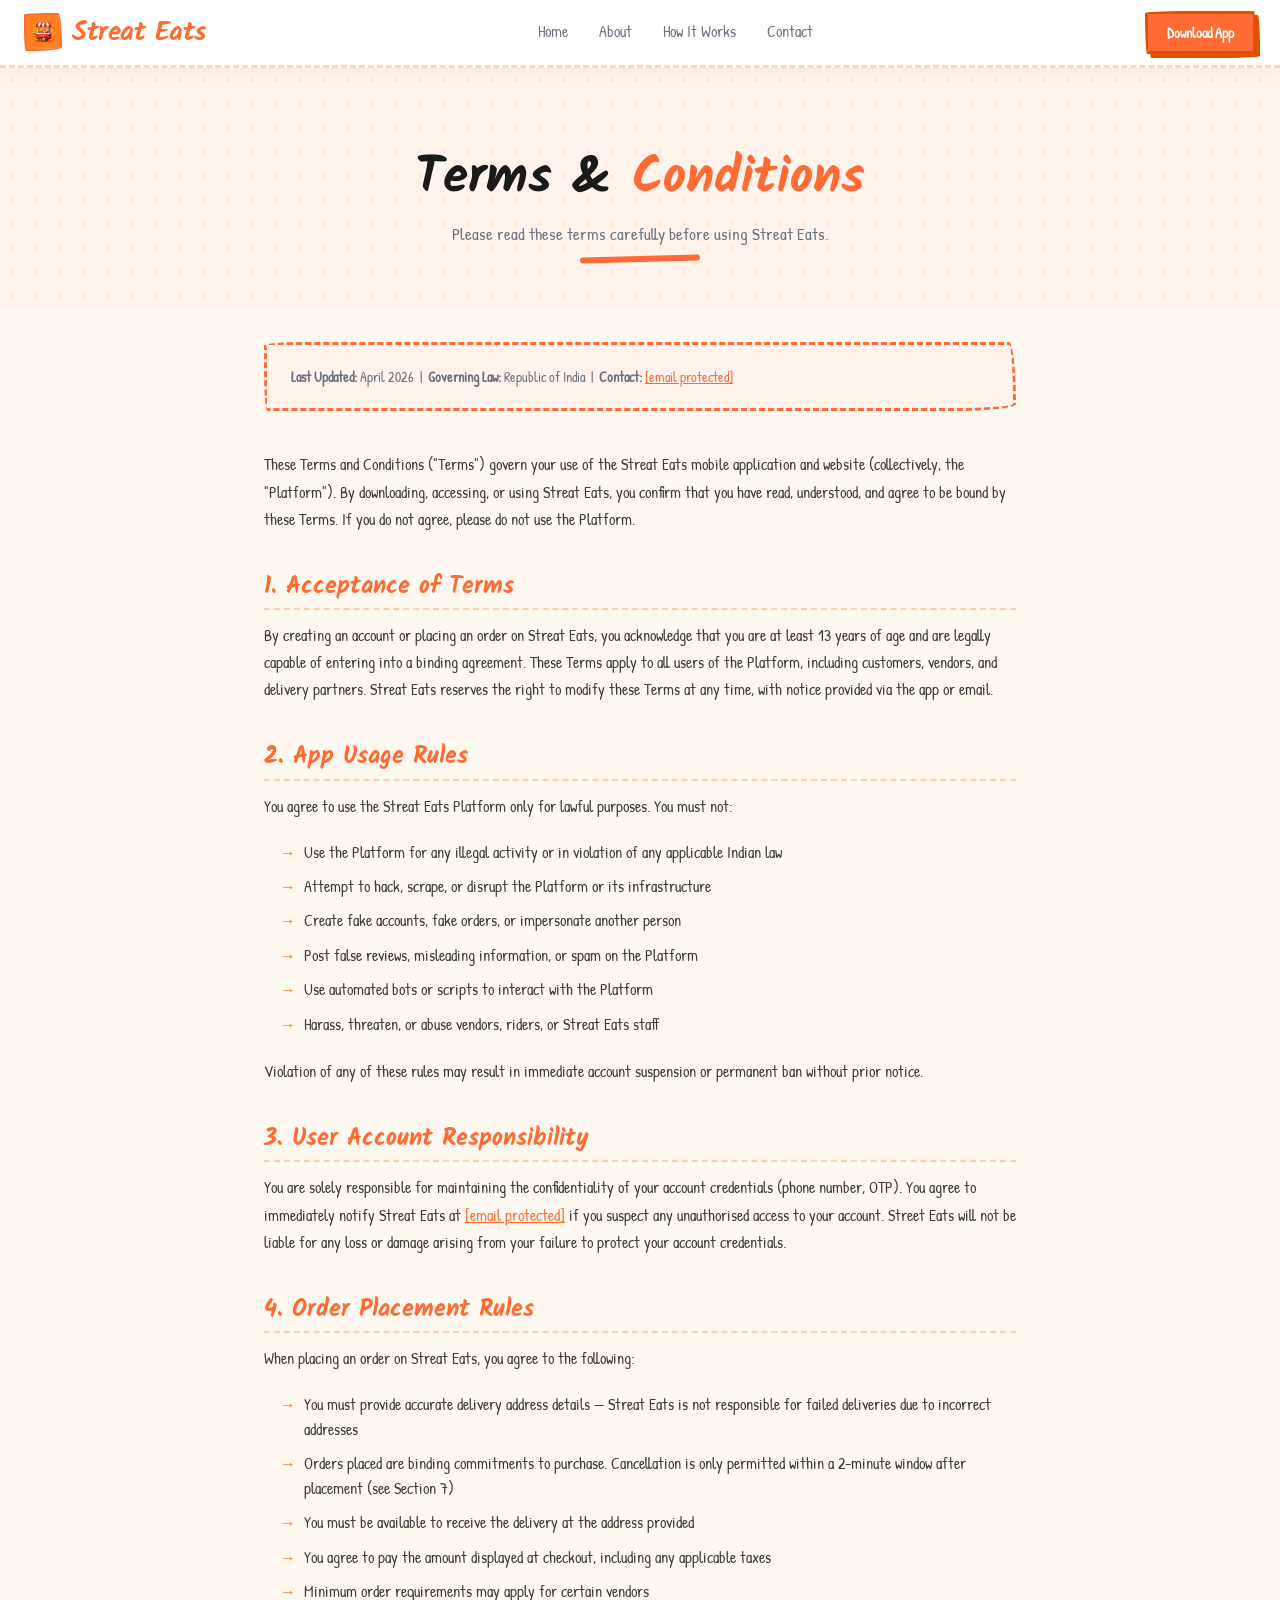
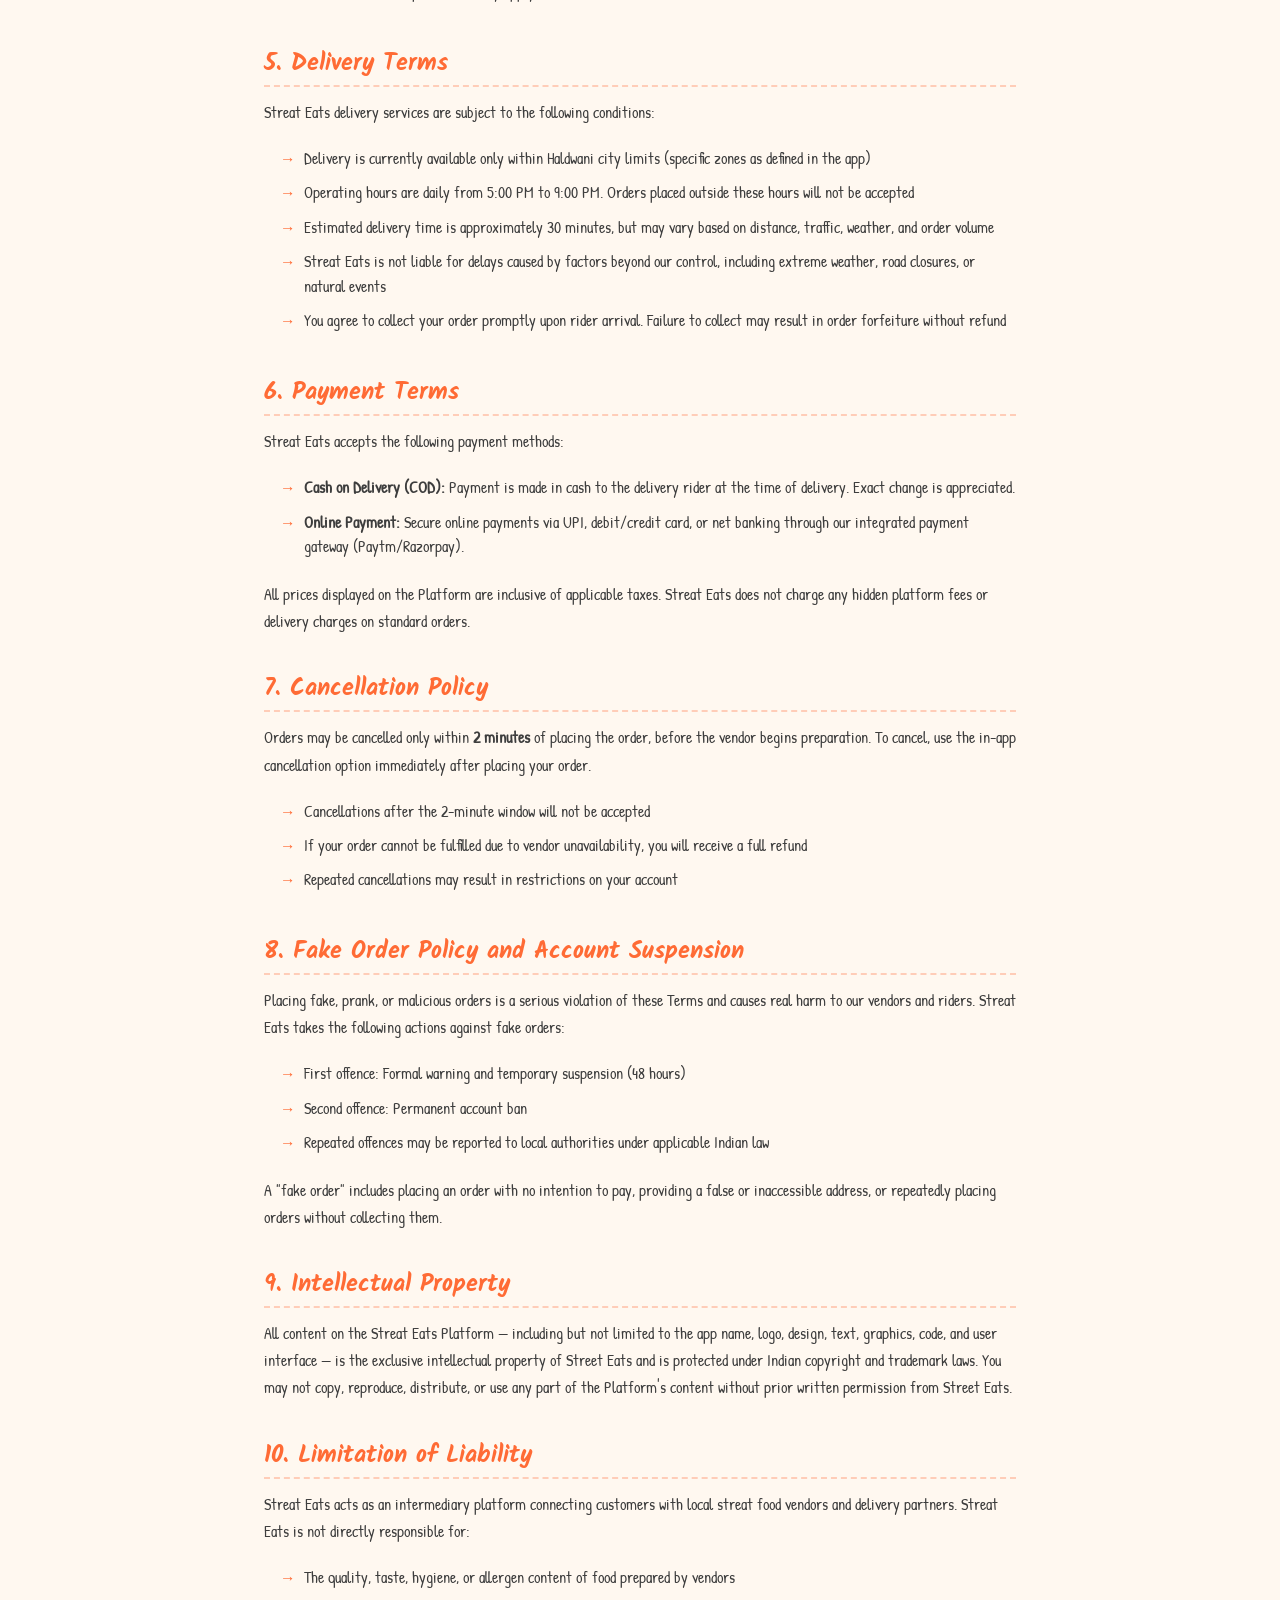
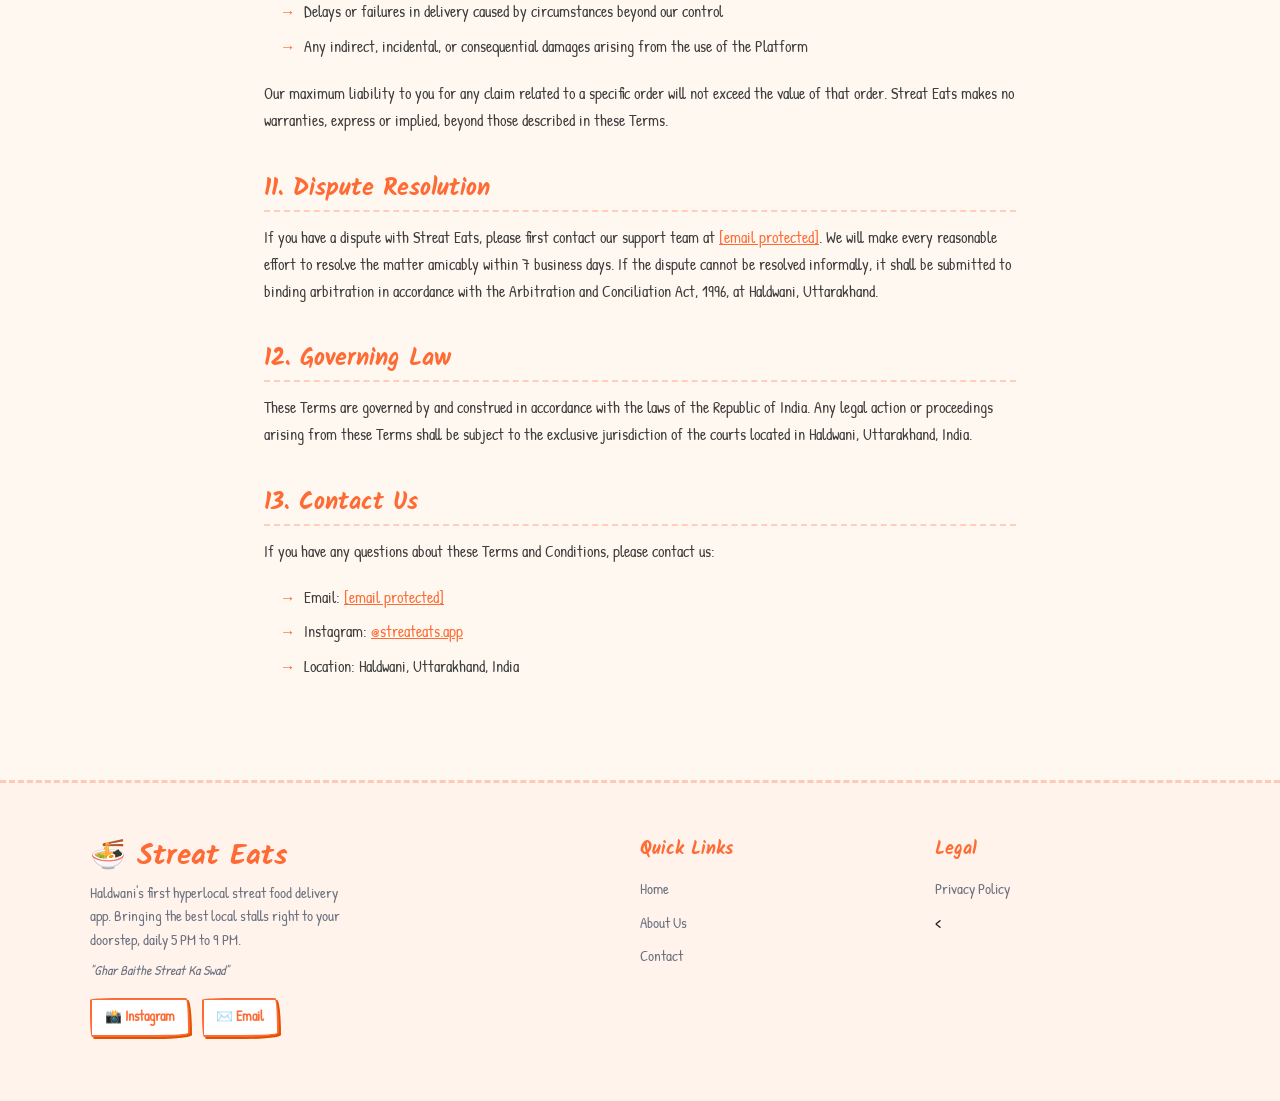
<file: terms.html>
<!DOCTYPE html>
<html lang="en">
<head>
  <meta charset="UTF-8" />
  <meta name="viewport" content="width=device-width, initial-scale=1.0" />
  <title>Terms &amp; Conditions — Streat Eats Haldwani</title>
  <meta name="description" content="Read the Streat Eats Terms and Conditions. Understand the rules for using our food delivery platform in Haldwani. Governing law: India." />
  <meta name="keywords" content="Streat Eats terms conditions, food delivery rules, user agreement Streat Eats" />
  <meta property="og:title" content="Terms &amp; Conditions — Streat Eats" />
  <meta property="og:type" content="website" />
  <link rel="icon" href="favicon.ico" type="image/x-icon" />
  <link rel="apple-touch-icon" href="apple-touch-icon.png" />
  <link rel="canonical" href="https://streateats.in/terms.html" />
  <link rel="stylesheet" href="style.css" />
  <link rel="preconnect" href="https://fonts.googleapis.com" />
  <link rel="preconnect" href="https://fonts.gstatic.com" crossorigin />
  <link href="https://fonts.googleapis.com/css2?family=Kalam:wght@400;700&family=Patrick+Hand&display=swap" rel="stylesheet" />
</head>
<body>

<!-- NAVBAR -->
<nav class="navbar" role="navigation" aria-label="Main Navigation">
  <a href="index.html" class="nav-logo" aria-label="Streat Eats Home">
    <img src="logo.jpg" alt="Streat Eats Logo" width="38" height="38" />
    Streat Eats
  </a>
  <ul class="nav-links" role="list">
    <li><a href="index.html">Home</a></li>
    <li><a href="about.html">About</a></li>
    <li><a href="index.html#how-it-works">How It Works</a></li>
    <li><a href="contact.html">Contact</a></li>
  </ul>
  <a href="index.html#download" class="nav-cta">Download App</a>
  <button class="hamburger" aria-label="Toggle Menu" aria-expanded="false">
    <span></span><span></span><span></span>
  </button>
  <div class="mobile-menu">
    <a href="index.html">Home</a>
    <a href="about.html">About</a>
    <a href="index.html#how-it-works">How It Works</a>
    <a href="contact.html">Contact</a>
    <a href="index.html#download">Download App</a>
  </div>
</nav>

<!-- PAGE HERO -->
<section class="page-hero dot-bg" aria-labelledby="terms-heading">
  <h1 id="terms-heading">Terms &amp; <span>Conditions</span></h1>
  <p style="color:var(--muted); font-size:1.05rem; font-family:'Patrick Hand',cursive;">Please read these terms carefully before using Streat Eats.</p>
  <span class="orange-underline"></span>
</section>

<!-- CONTENT -->
<main>
<div class="legal-content">
  <div class="legal-meta">
    <strong>Last Updated:</strong> April 2026 &nbsp;|&nbsp;
    <strong>Governing Law:</strong> Republic of India &nbsp;|&nbsp;
    <strong>Contact:</strong> <a href="/cdn-cgi/l/email-protection#62111712120d101622111610070716070316114c0b0c" style="color:var(--primary);"><span class="__cf_email__" data-cfemail="57242227273825231724232532322332362324793e39">[email&#160;protected]</span></a>
  </div>

  <p>These Terms and Conditions ("Terms") govern your use of the Streat Eats mobile application and website (collectively, the "Platform"). By downloading, accessing, or using Streat Eats, you confirm that you have read, understood, and agree to be bound by these Terms. If you do not agree, please do not use the Platform.</p>

  <h2>1. Acceptance of Terms</h2>
  <p>By creating an account or placing an order on Streat Eats, you acknowledge that you are at least 13 years of age and are legally capable of entering into a binding agreement. These Terms apply to all users of the Platform, including customers, vendors, and delivery partners. Streat Eats reserves the right to modify these Terms at any time, with notice provided via the app or email.</p>

  <h2>2. App Usage Rules</h2>
  <p>You agree to use the Streat Eats Platform only for lawful purposes. You must not:</p>
  <ul>
    <li>Use the Platform for any illegal activity or in violation of any applicable Indian law</li>
    <li>Attempt to hack, scrape, or disrupt the Platform or its infrastructure</li>
    <li>Create fake accounts, fake orders, or impersonate another person</li>
    <li>Post false reviews, misleading information, or spam on the Platform</li>
    <li>Use automated bots or scripts to interact with the Platform</li>
    <li>Harass, threaten, or abuse vendors, riders, or Streat Eats staff</li>
  </ul>
  <p>Violation of any of these rules may result in immediate account suspension or permanent ban without prior notice.</p>

  <h2>3. User Account Responsibility</h2>
  <p>You are solely responsible for maintaining the confidentiality of your account credentials (phone number, OTP). You agree to immediately notify Streat Eats at <a href="/cdn-cgi/l/email-protection#42313732322d303602313630272736272336316c2b2c" style="color:var(--primary);"><span class="__cf_email__" data-cfemail="aedddbdedec1dcdaeedddadccbcbdacbcfdadd80c7c0">[email&#160;protected]</span></a> if you suspect any unauthorised access to your account. Street Eats will not be liable for any loss or damage arising from your failure to protect your account credentials.</p>

  <h2>4. Order Placement Rules</h2>
  <p>When placing an order on Streat Eats, you agree to the following:</p>
  <ul>
    <li>You must provide accurate delivery address details — Streat Eats is not responsible for failed deliveries due to incorrect addresses</li>
    <li>Orders placed are binding commitments to purchase. Cancellation is only permitted within a 2-minute window after placement (see Section 7)</li>
    <li>You must be available to receive the delivery at the address provided</li>
    <li>You agree to pay the amount displayed at checkout, including any applicable taxes</li>
    <li>Minimum order requirements may apply for certain vendors</li>
  </ul>

  <h2>5. Delivery Terms</h2>
  <p>Streat Eats delivery services are subject to the following conditions:</p>
  <ul>
    <li>Delivery is currently available only within Haldwani city limits (specific zones as defined in the app)</li>
    <li>Operating hours are daily from 5:00 PM to 9:00 PM. Orders placed outside these hours will not be accepted</li>
    <li>Estimated delivery time is approximately 30 minutes, but may vary based on distance, traffic, weather, and order volume</li>
    <li>Streat Eats is not liable for delays caused by factors beyond our control, including extreme weather, road closures, or natural events</li>
    <li>You agree to collect your order promptly upon rider arrival. Failure to collect may result in order forfeiture without refund</li>
  </ul>

  <h2>6. Payment Terms</h2>
  <p>Streat Eats accepts the following payment methods:</p>
  <ul>
    <li><strong>Cash on Delivery (COD):</strong> Payment is made in cash to the delivery rider at the time of delivery. Exact change is appreciated.</li>
    <li><strong>Online Payment:</strong> Secure online payments via UPI, debit/credit card, or net banking through our integrated payment gateway (Paytm/Razorpay).</li>
  </ul>
  <p>All prices displayed on the Platform are inclusive of applicable taxes. Streat Eats does not charge any hidden platform fees or delivery charges on standard orders.</p>

  <h2>7. Cancellation Policy</h2>
  <p>Orders may be cancelled only within <strong>2 minutes</strong> of placing the order, before the vendor begins preparation. To cancel, use the in-app cancellation option immediately after placing your order.</p>
  <ul>
    <li>Cancellations after the 2-minute window will not be accepted</li>
    <li>If your order cannot be fulfilled due to vendor unavailability, you will receive a full refund</li>
    <li>Repeated cancellations may result in restrictions on your account</li>
  </ul>

  <h2>8. Fake Order Policy and Account Suspension</h2>
  <p>Placing fake, prank, or malicious orders is a serious violation of these Terms and causes real harm to our vendors and riders. Streat Eats takes the following actions against fake orders:</p>
  <ul>
    <li>First offence: Formal warning and temporary suspension (48 hours)</li>
    <li>Second offence: Permanent account ban</li>
    <li>Repeated offences may be reported to local authorities under applicable Indian law</li>
  </ul>
  <p>A "fake order" includes placing an order with no intention to pay, providing a false or inaccessible address, or repeatedly placing orders without collecting them.</p>

  <h2>9. Intellectual Property</h2>
  <p>All content on the Streat Eats Platform — including but not limited to the app name, logo, design, text, graphics, code, and user interface — is the exclusive intellectual property of Street Eats and is protected under Indian copyright and trademark laws. You may not copy, reproduce, distribute, or use any part of the Platform's content without prior written permission from Street Eats.</p>

  <h2>10. Limitation of Liability</h2>
  <p>Streat Eats acts as an intermediary platform connecting customers with local streat food vendors and delivery partners. Streat Eats is not directly responsible for:</p>
  <ul>
    <li>The quality, taste, hygiene, or allergen content of food prepared by vendors</li>
    <li>Delays or failures in delivery caused by circumstances beyond our control</li>
    <li>Any indirect, incidental, or consequential damages arising from the use of the Platform</li>
  </ul>
  <p>Our maximum liability to you for any claim related to a specific order will not exceed the value of that order. Streat Eats makes no warranties, express or implied, beyond those described in these Terms.</p>

  <h2>11. Dispute Resolution</h2>
  <p>If you have a dispute with Streat Eats, please first contact our support team at <a href="/cdn-cgi/l/email-protection#ea999f9a9a85989eaa999e988f8f9e8f8b9e99c48384" style="color:var(--primary);"><span class="__cf_email__" data-cfemail="790a0c0909160b0d390a0d0b1c1c0d1c180d0a571017">[email&#160;protected]</span></a>. We will make every reasonable effort to resolve the matter amicably within 7 business days. If the dispute cannot be resolved informally, it shall be submitted to binding arbitration in accordance with the Arbitration and Conciliation Act, 1996, at Haldwani, Uttarakhand.</p>

  <h2>12. Governing Law</h2>
  <p>These Terms are governed by and construed in accordance with the laws of the Republic of India. Any legal action or proceedings arising from these Terms shall be subject to the exclusive jurisdiction of the courts located in Haldwani, Uttarakhand, India.</p>

  <h2>13. Contact Us</h2>
  <p>If you have any questions about these Terms and Conditions, please contact us:</p>
  <ul>
    <li>Email: <a href="/cdn-cgi/l/email-protection#c9babcb9b9a6bbbd89babdbbacacbdaca8bdbae7a0a7" style="color:var(--primary);"><span class="__cf_email__" data-cfemail="22515752524d505662515650474756474356510c4b4c">[email&#160;protected]</span></a></li>
    <li>Instagram: <a href="https://instagram.com/streateats.app" target="_blank" rel="noopener noreferrer" style="color:var(--primary);">@streateats.app</a></li>
    <li>Location: Haldwani, Uttarakhand, India</li>
  </ul>
</div>
</main>

<!-- FOOTER -->
<footer role="contentinfo">
  <div class="footer-grid">
    <div class="footer-brand">
      <h2>🍜 Streat Eats</h2>
      <p>Haldwani's first hyperlocal streat food delivery app. Bringing the best local stalls right to your doorstep, daily 5 PM to 9 PM.</p>
      <p style="margin-top:0.5rem; color:var(--muted); font-size:0.85rem; font-style:italic;">"Ghar Baithe Streat Ka Swad"</p>
      <div class="footer-social">
        <a href="https://instagram.com/streateats.app" class="social-btn" target="_blank" rel="noopener noreferrer">📸 Instagram</a>
        <a href="/cdn-cgi/l/email-protection#55262025253a272115262127303021303421267b3c3b" class="social-btn">✉️ Email</a>
      </div>
    </div>
    <div class="footer-links">
      <h4>Quick Links</h4>
      <ul>
        <li><a href="index.html">Home</a></li>
        <li><a href="about.html">About Us</a></li>
        <li><a href="contact.html">Contact</a></li>
      </ul>
    </div>
    <div class="footer-links">
      <h4>Legal</h4>
      <ul>
        <li><a href="privacy.html">Privacy Policy</a></li>
        <
</file>
<file: style.css>
@import url('https://fonts.googleapis.com/css2?family=Kalam:wght@400;700&family=Patrick+Hand&display=swap');

:root {
  --primary:        #FF6B35;
  --primary-light:  #FF8C42;
  --primary-dark:   #E05200;
  --bg:             #FFF8F0;
  --surface:        #FFFFFF;
  --surface-warm:   #FFF3EC;
  --text:           #1A1A1A;
  --text-secondary: #3D3D3D;
  --muted:          #6B7280;
  --text-white:     #FFFFFF;
  --success:        #16A34A;
  --error:          #DC2626;
  --warning:        #D97706;
  --border:         #E5E7EB;
  --shadow-color:   rgba(0,0,0,0.08);
  --upi-purple:     #7C3AED;
  --cod-bg:         #FEF9C3;
  --cod-icon:       #CA8A04;
  --accepted-blue:  #2563EB;
  --revenue-cyan:   #0891B2;
  --shadow-sm:   4px 4px 0px 0px #E05200;
  --shadow-lg:   8px 8px 0px 0px #E05200;
  --shadow-gold: 4px 4px 0px 0px #92400E;
  --radius-wobbly:   255px 15px 225px 15px / 15px 225px 15px 255px;
  --radius-wobbly-2: 15px 225px 15px 255px / 225px 15px 255px 15px;
  --radius-wobbly-3: 120px 20px 180px 10px / 10px 180px 20px 120px;
  --radius-wobbly-4: 30px 200px 30px 150px / 150px 30px 200px 30px;
  --radius-btn:      220px 12px 180px 12px / 12px 180px 12px 220px;
}

*, *::before, *::after { box-sizing: border-box; margin: 0; padding: 0; }
html { scroll-behavior: smooth; }

body {
  font-family: 'Patrick Hand', cursive;
  background: var(--bg);
  color: var(--text);
  line-height: 1.6;
  overflow-x: hidden;
}

h1, h2, h3, h4, h5 {
  font-family: 'Kalam', cursive;
  font-weight: 700;
  line-height: 1.2;
  color: var(--text);
}

.dot-bg {
  background-color: var(--surface-warm);
  background-image: radial-gradient(rgba(255,107,53,0.18) 1.5px, transparent 1.5px);
  background-size: 24px 24px;
}

/* NAVBAR */
.navbar {
  position: sticky; top: 0; z-index: 1000;
  background: rgba(255,255,255,0.96);
  backdrop-filter: blur(10px); -webkit-backdrop-filter: blur(10px);
  border-bottom: 3px dashed rgba(255,107,53,0.3);
  box-shadow: 0 2px 16px rgba(0,0,0,0.06);
  padding: 0 1.5rem;
  display: flex; align-items: center; justify-content: space-between;
  height: 68px;
}
.nav-logo {
  font-family: 'Kalam', cursive; font-size: 1.7rem; font-weight: 700;
  color: var(--primary); text-decoration: none;
  display: flex; align-items: center; gap: 10px; letter-spacing: -0.5px;
}
.nav-logo img {
  width: 38px; height: 38px; border-radius: var(--radius-wobbly-3);
  border: 2px solid var(--primary); object-fit: cover;
}
.nav-links { display: flex; align-items: center; gap: 0.25rem; list-style: none; }
.nav-links a {
  font-family: 'Patrick Hand', cursive; font-size: 1rem; color: var(--muted);
  text-decoration: none; padding: 0.4rem 0.85rem; border-radius: 999px;
  transition: color 0.15s; position: relative;
}
.nav-links a::after {
  content: ''; position: absolute; bottom: 2px; left: 50%;
  transform: translateX(-50%); width: 0; height: 3px;
  background: var(--primary); border-radius: 4px; transition: width 0.2s;
}
.nav-links a:hover, .nav-links a.active { color: var(--primary); }
.nav-links a:hover::after, .nav-links a.active::after { width: 70%; }
.nav-cta {
  font-family: 'Patrick Hand', cursive; background: var(--primary);
  border: 3px solid var(--primary-dark); color: var(--text-white);
  padding: 0.45rem 1.2rem; border-radius: var(--radius-btn);
  cursor: pointer; font-size: 0.9rem; box-shadow: var(--shadow-sm);
  transition: all 0.1s; text-decoration: none; display: inline-block; font-weight: 600;
}
.nav-cta:hover {
  background: var(--primary-dark); box-shadow: 2px 2px 0px 0px var(--primary-dark);
  transform: translate(-1px,-1px); color: var(--text-white);
}
.hamburger {
  display: none; flex-direction: column; gap: 5px;
  cursor: pointer; background: none; border: none; padding: 4px;
}
.hamburger span { display: block; width: 24px; height: 3px; background: var(--primary); border-radius: 4px; transition: all 0.3s; }
.hamburger.open span:nth-child(1) { transform: translateY(8px) rotate(45deg); }
.hamburger.open span:nth-child(2) { opacity: 0; }
.hamburger.open span:nth-child(3) { transform: translateY(-8px) rotate(-45deg); }
.mobile-menu {
  display: none; position: absolute; top: 68px; left: 0; right: 0;
  background: rgba(255,255,255,0.99); border-bottom: 3px solid var(--primary);
  box-shadow: 0 8px 24px rgba(0,0,0,0.1); padding: 1rem 1.5rem;
  flex-direction: column; gap: 0.5rem;
}
.mobile-menu.open { display: flex; }
.mobile-menu a {
  font-family: 'Patrick Hand', cursive; font-size: 1.1rem; color: var(--text-secondary);
  text-decoration: none; padding: 0.6rem 0;
  border-bottom: 1px dashed rgba(255,107,53,0.25); transition: color 0.15s;
}
.mobile-menu a:hover { color: var(--primary); }

/* BUTTONS */
.btn-primary {
  font-family: 'Patrick Hand', cursive; font-size: 1rem; font-weight: 600;
  background: var(--primary); color: var(--text-white);
  border: 3px solid var(--primary-dark); padding: 0.75rem 1.75rem;
  border-radius: var(--radius-btn); box-shadow: var(--shadow-sm);
  cursor: pointer; text-decoration: none; display: inline-block;
  transition: all 0.1s; white-space: nowrap;
}
.btn-primary:hover {
  background: var(--primary-dark); border-color: var(--primary-dark);
  box-shadow: 2px 2px 0px 0px var(--primary-dark);
  transform: translate(-2px,-2px); color: var(--text-white);
}
.btn-primary:active { box-shadow: none; transform: translate(2px,2px); }
.btn-secondary {
  font-family: 'Patrick Hand', cursive; font-size: 1rem; font-weight: 600;
  background: var(--surface); color: var(--primary-dark);
  border: 3px solid var(--primary); padding: 0.75rem 1.75rem;
  border-radius: var(--radius-wobbly-4); box-shadow: var(--shadow-sm);
  cursor: pointer; text-decoration: none; display: inline-block;
  transition: all 0.1s; white-space: nowrap;
}
.btn-secondary:hover {
  background: var(--surface-warm); border-color: var(--primary-dark);
  box-shadow: 2px 2px 0px 0px var(--primary-dark);
  transform: translate(-2px,-2px); color: var(--primary-dark);
}
.btn-secondary:active { box-shadow: none; transform: translate(2px,2px); }

/* CARDS */
.card {
  background: var(--surface); border: 3px solid var(--primary);
  border-radius: var(--radius-wobbly); box-shadow: var(--shadow-sm);
  padding: 1.5rem; transition: transform 0.1s, box-shadow 0.1s; position: relative;
}
.card:hover { transform: rotate(0.5deg) translate(-2px,-2px); box-shadow: var(--shadow-lg); }
.card-gold {
  background: var(--cod-bg); border: 3px solid var(--warning);
  border-radius: var(--radius-wobbly-2); box-shadow: var(--shadow-gold);
  color: var(--text); padding: 1.5rem;
  transition: transform 0.1s, box-shadow 0.1s; position: relative;
}
.card-gold:hover { transform: rotate(-0.5deg) translate(-2px,-2px); box-shadow: 8px 8px 0px 0px #92400E; }
.tape::before {
  content: ''; position: absolute; top: -12px; left: 50%;
  transform: translateX(-50%) rotate(-2deg); width: 70px; height: 22px;
  background: rgba(255,140,66,0.4); border: 1px solid rgba(224,82,0,0.2);
  border-radius: 3px; z-index: 2;
}
.tape-left::before { left: 20px; transform: rotate(-3deg); }
.thumbtack::after { content: '📌'; position: absolute; top: -14px; right: 18px; font-size: 1.3rem; }

/* ICON CIRCLE */
.icon-circle {
  width: 56px; height: 56px; background: var(--primary);
  border-radius: var(--radius-wobbly-3);
  display: flex; align-items: center; justify-content: center;
  font-size: 1.5rem; flex-shrink: 0; box-shadow: 3px 3px 0px 0px var(--primary-dark);
}
.icon-circle-gold { background: var(--warning); box-shadow: 3px 3px 0px 0px #92400E; }

/* LAYOUT */
section { padding: 5rem 1.5rem; }
.container { max-width: 1100px; margin: 0 auto; }
.section-tag {
  display: inline-block; background: var(--warning); color: var(--text-white);
  font-family: 'Patrick Hand', cursive; font-size: 0.85rem; padding: 0.3rem 1rem;
  border-radius: 4px 18px 4px 18px; margin-bottom: 1rem;
  box-shadow: 3px 3px 0px 0px #92400E; transform: rotate(-1deg);
}
.section-title { font-size: clamp(1.8rem, 4vw, 2.8rem); margin-bottom: 1rem; color: var(--text); }
.section-subtitle { font-family: 'Patrick Hand', cursive; color: var(--muted); font-size: 1.05rem; max-width: 520px; }

/* HERO */
.hero {
  min-height: 92vh; display: flex; align-items: center;
  padding: 5rem 1.5rem 4rem; position: relative; overflow: hidden;
}
.hero-content {
  max-width: 1100px; margin: 0 auto;
  display: grid; grid-template-columns: 1fr 1fr;
  gap: 3rem; align-items: center; width: 100%;
}
.hero-badge {
  display: inline-block; background: var(--warning); color: var(--text-white);
  font-family: 'Kalam', cursive; font-size: 0.95rem; padding: 0.4rem 1.2rem;
  border-radius: 200px 8px 180px 8px / 8px 180px 8px 200px;
  box-shadow: 3px 3px 0px 0px #92400E; margin-bottom: 1.25rem; transform: rotate(-1.5deg);
}
.hero h1 { font-size: clamp(2.2rem, 5vw, 3.5rem); margin-bottom: 1.25rem; color: var(--text); }
.hero h1 span { color: var(--primary); }
.hero p { font-size: 1.1rem; color: var(--muted); margin-bottom: 2rem; max-width: 480px; }
.hero-btns { display: flex; gap: 1rem; flex-wrap: wrap; align-items: center; }
.hero-img-wrapper { position: relative; display: flex; justify-content: center; align-items: center; }
.hero-img-box {
  background: var(--surface-warm); border: 4px solid var(--primary);
  border-radius: 255px 20px 240px 20px / 20px 240px 20px 255px;
  box-shadow: var(--shadow-lg); width: 100%; max-width: 420px;
  aspect-ratio: 1; display: flex; align-items: center; justify-content: center;
  overflow: hidden; position: relative;
}
.hero-img-box img { width: 100%; height: 100%; object-fit: cover; }
.bounce-circle {
  position: absolute; bottom: -20px; right: -20px;
  width: 70px; height: 70px; background: var(--primary);
  border-radius: var(--radius-wobbly-3); animation: bounce 3s infinite;
  display: flex; align-items: center; justify-content: center;
  font-size: 1.6rem; box-shadow: 4px 4px 0px 0px var(--primary-dark);
}
@keyframes bounce { 0%, 100% { transform: translateY(0) rotate(-5deg); } 50% { transform: translateY(-14px) rotate(5deg); } }
.hand-arrow {
  position: absolute; left: -60px; bottom: 20px; font-size: 2.5rem;
  transform: rotate(20deg); color: var(--primary); animation: wiggle 2s infinite;
}
@keyframes wiggle { 0%, 100% { transform: rotate(20deg); } 50% { transform: rotate(30deg) translateX(-4px); } }

/* FEATURES */
.features-grid { display: grid; grid-template-columns: repeat(auto-fit, minmax(240px, 1fr)); gap: 1.75rem; margin-top: 3rem; }
.feature-card {
  background: var(--surface); border: 3px solid var(--primary);
  border-radius: var(--radius-wobbly); box-shadow: var(--shadow-sm);
  padding: 2rem 1.5rem; position: relative; transition: transform 0.1s, box-shadow 0.1s;
}
.feature-card:nth-child(1) { transform: rotate(-1.5deg); }
.feature-card:nth-child(2) { transform: rotate(1deg); }
.feature-card:nth-child(3) { transform: rotate(-0.8deg); }
.feature-card:nth-child(4) { transform: rotate(1.5deg); }
.feature-card:hover { box-shadow: var(--shadow-lg); }
.feature-card:nth-child(1):hover { transform: rotate(-0.5deg) translate(-2px,-2px); }
.feature-card:nth-child(2):hover { transform: rotate(2deg) translate(-2px,-2px); }
.feature-card:nth-child(3):hover { transform: rotate(0deg) translate(-2px,-2px); }
.feature-card:nth-child(4):hover { transform: rotate(2.5deg) translate(-2px,-2px); }
.feature-card h3 { font-size: 1.25rem; margin: 1rem 0 0.5rem; color: var(--text); }
.feature-card p { color: var(--muted); font-size: 0.95rem; }

/* HOW IT WORKS */
.steps-wrapper { display: grid; grid-template-columns: repeat(3, 1fr); gap: 2rem; margin-top: 3rem; position: relative; }
.steps-wrapper::before { content: ''; position: absolute; top: 50px; left: 15%; right: 15%; height: 3px; border-top: 3px dashed var(--primary); z-index: 0; }
.step-card {
  background: var(--surface); border: 3px solid var(--warning);
  border-radius: var(--radius-wobbly-2); box-shadow: var(--shadow-gold);
  padding: 2rem 1.5rem; text-align: center; position: relative; z-index: 1; transition: transform 0.1s;
}
.step-card:nth-child(1) { transform: rotate(-1.2deg); }
.step-card:nth-child(2) { transform: rotate(0.8deg); }
.step-card:nth-child(3) { transform: rotate(-1.5deg); }
.step-card:hover { transform: rotate(0deg) scale(1.02); }
.step-num {
  width: 50px; height: 50px; background: var(--warning); color: var(--text-white);
  border-radius: 200px 8px 180px 8px / 8px 180px 8px 200px;
  display: flex; align-items: center; justify-content: center;
  font-family: 'Kalam', cursive; font-size: 1.4rem; font-weight: 700;
  margin: 0 auto 1rem; box-shadow: 3px 3px 0px 0px #92400E;
}
.step-card h3 { font-size: 1.2rem; margin-bottom: 0.6rem; color: var(--text); }
.step-card p { color: var(--muted); font-size: 0.92rem; }

/* FOOD CATEGORIES */
.food-grid { display: grid; grid-template-columns: repeat(auto-fill, minmax(130px, 1fr)); gap: 1.25rem; margin-top: 2.5rem; }
.food-card {
  background: var(--surface); border: 3px solid var(--primary);
  border-radius: var(--radius-wobbly-3); box-shadow: var(--shadow-sm);
  padding: 1.5rem 1rem; text-align: center; cursor: pointer;
  transition: transform 0.1s, box-shadow 0.1s, background 0.1s;
}
.food-card:nth-child(odd) { transform: rotate(-1deg); }
.food-card:nth-child(even) { transform: rotate(1deg); }
.food-card:hover { transform: rotate(-2deg) translate(-2px,-3px) scale(1.05); box-shadow: var(--shadow-lg); background: var(--surface-warm); }
.food-card .emoji { font-size: 2.2rem; display: block; margin-bottom: 0.5rem; }
.food-card span:last-child { font-family: 'Patrick Hand', cursive; font-size: 0.95rem; color: var(--text-secondary); font-weight: 600; }

/* STATS */
.stats-section { background: var(--primary); position: relative; overflow: hidden; }
.stats-section::before { content: ''; position: absolute; inset: 0; background-image: radial-gradient(rgba(255,255,255,0.12) 1px, transparent 1px); background-size: 20px 20px; }
.stats-grid { display: grid; grid-template-columns: repeat(3, 1fr); gap: 2rem; position: relative; z-index: 1; }
.stat-blob { background: rgba(255,255,255,0.2); border: 3px solid rgba(255,255,255,0.55); border-radius: 255px 30px 200px 30px / 30px 200px 30px 255px; padding: 2rem 1rem; text-align: center; box-shadow: 4px 4px 0px 0px rgba(0,0,0,0.15); transition: transform 0.1s; }
.stat-blob:nth-child(2) { border-radius: 30px 200px 30px 200px / 200px 30px 200px 30px; transform: rotate(1deg); }
.stat-blob:hover { transform: scale(1.03); }
.stat-blob h3 { font-size: 3rem; color: var(--text-white); margin-bottom: 0.3rem; text-shadow: 2px 2px 0px rgba(0,0,0,0.2); }
.stat-blob p { font-family: 'Patrick Hand', cursive; color: rgba(255,255,255,0.92); font-size: 1rem; font-weight: 600; }

/* CTA */
.cta-card { background: var(--surface); border: 4px solid var(--primary); border-radius: 255px 20px 240px 20px / 20px 240px 20px 255px; box-shadow: var(--shadow-lg); padding: 3rem 2.5rem; max-width: 600px; margin: 0 auto; position: relative; text-align: center; }
.email-form { display: flex; gap: 0.75rem; margin-top: 1.5rem; flex-wrap: wrap; justify-content: center; }
.email-input { font-family: 'Patrick Hand', cursive; font-size: 1rem; background: var(--bg); border: 3px solid var(--primary); border-radius: var(--radius-btn); color: var(--text); padding: 0.7rem 1.25rem; flex: 1; min-width: 200px; outline: none; transition: border-color 0.15s, box-shadow 0.15s; }
.email-input:focus { border-color: var(--warning); box-shadow: 0 0 0 3px rgba(217,119,6,0.15); }
.email-input::placeholder { color: var(--muted); }
.play-badge { display: inline-flex; align-items: center; gap: 0.75rem; margin-top: 1.5rem; background: var(--surface-warm); border: 3px dashed var(--border); border-radius: var(--radius-wobbly-4); padding: 0.75rem 1.5rem; opacity: 0.7; font-family: 'Patrick Hand', cursive; font-size: 0.9rem; color: var(--muted); }

/* FOOTER */
footer { background: var(--surface-warm); border-top: 3px dashed rgba(255,107,53,0.3); padding: 3.5rem 1.5rem 1.5rem; }
.footer-grid { max-width: 1100px; margin: 0 auto; display: grid; grid-template-columns: 2fr 1fr 1fr; gap: 2.5rem; margin-bottom: 2.5rem; }
.footer-brand h2 { font-family: 'Kalam', cursive; font-size: 1.8rem; color: var(--primary); margin-bottom: 0.5rem; }
.footer-brand p { color: var(--muted); font-size: 0.92rem; max-width: 260px; }
.footer-social { margin-top: 1rem; display: flex; gap: 0.75rem; flex-wrap: wrap; }
.social-btn { background: var(--surface); border: 2px solid var(--primary); border-radius: var(--radius-wobbly-3); padding: 0.4rem 0.8rem; font-size: 0.85rem; color: var(--primary); text-decoration: none; transition: all 0.1s; font-weight: 600; box-shadow: 2px 2px 0px 0px var(--primary-dark); }
.social-btn:hover { background: var(--primary); color: var(--text-white); transform: rotate(-2deg); box-shadow: none; }
.footer-links h4 { font-family: 'Kalam', cursive; font-size: 1.1rem; color: var(--primary); margin-bottom: 1rem; }
.footer-links ul { list-style: none; display: flex; flex-direction: column; gap: 0.5rem; }
.footer-links ul a { color: var(--muted); text-decoration: none; font-size: 0.92rem; transition: color 0.15s; position: relative; display: inline-block; }
.footer-links ul a::after { content: ''; position: absolute; bottom: -1px; left: 0; width: 0; height: 2px; background: var(--primary); border-radius: 4px; transition: width 0.2s; }
.footer-links ul a:hover { color: var(--primary); }
.footer-links ul a:hover::after { width: 100%; }
.footer-bottom { max-width: 1100px; margin: 0 auto; border-top: 2px dashed rgba(255,107,53,0.2); padding-top: 1.25rem; display: flex; align-items: center; justify-content: space-between; flex-wrap: wrap; gap: 0.5rem; }
.footer-bottom p { color: var(--muted); font-size: 0.85rem; }

/* FLOATING */
.whatsapp-fab { position: fixed; bottom: 1.5rem; right: 1.5rem; width: 56px; height: 56px; background: #25D366; border-radius: var(--radius-wobbly-3); box-shadow: 4px 4px 0px 0px #128C7E; display: flex; align-items: center; justify-content: center; font-size: 1.6rem; text-decoration: none; z-index: 2000; transition: transform 0.15s, box-shadow 0.15s; border: 3px solid rgba(255,255,255,0.35); }
.whatsapp-fab:hover { transform: rotate(-5deg) scale(1.1); box-shadow: 6px 6px 0px 0px #128C7E; }
.scroll-top { position: fixed; bottom: 5rem; right: 1.5rem; width: 44px; height: 44px; background: var(--surface); border: 3px solid var(--primary); border-radius: var(--radius-wobbly-3); box-shadow: var(--shadow-sm); display: flex; align-items: center; justify-content: center; cursor: pointer; z-index: 2000; opacity: 0; transform: translateY(10px); transition: opacity 0.25s, transform 0.25s; font-size: 1.1rem; color: var(--primary); text-decoration: none; }
.scroll-top.visible { opacity: 1; transform: translateY(0); }
.scroll-top:hover { background: var(--primary); color: var(--text-white); transform: rotate(-5deg) translateY(-2px); box-shadow: none; }

/* ══════════════════════════════════
   SCROLL REVEAL — THE REAL FIX
   Elements start visible by default,
   JS adds animation only if supported
   ══════════════════════════════════ */
.reveal {
  opacity: 1;
  transform: none;
  transition: opacity 0.6s ease, transform 0.6s ease;
}
/* JS adds .js-reveal-ready to <html> only when observer is working */
html.js-reveal-ready .reveal {
  opacity: 0;
  transform: translateY(28px);
}
html.js-reveal-ready .reveal.visible {
  opacity: 1;
  transform: translateY(0);
}

/* INNER PAGE HERO */
.page-hero { padding: 5rem 1.5rem 3rem; text-align: center; }
.page-hero h1 { font-size: clamp(2rem, 5vw, 3.2rem); margin-bottom: 0.75rem; }
.page-hero h1 span { color: var(--primary); }
.page-hero p { color: var(--muted); }
.orange-underline { display: block; width: 120px; height: 6px; background: var(--primary); border-radius: 4px; margin: 0.5rem auto 0; transform: rotate(-1.5deg); }

/* CONTACT */
.contact-grid { display: grid; grid-template-columns: 1.5fr 1fr; gap: 2.5rem; align-items: start; margin-top: 3rem; }
.form-group { margin-bottom: 1.25rem; }
.form-group label { display: block; font-family: 'Patrick Hand', cursive; font-size: 0.9rem; color: var(--muted); margin-bottom: 0.4rem; font-weight: 600; }
.form-group input, .form-group select, .form-group textarea { width: 100%; font-family: 'Patrick Hand', cursive; font-size: 1rem; background: var(--bg); border: 3px solid var(--primary); border-radius: var(--radius-wobbly-4); color: var(--text); padding: 0.7rem 1rem; outline: none; transition: border-color 0.15s, box-shadow 0.15s; resize: vertical; }
.form-group input:focus, .form-group select:focus, .form-group textarea:focus { border-color: var(--warning); box-shadow: 0 0 0 3px rgba(217,119,6,0.15); }
.form-group input::placeholder, .form-group textarea::placeholder { color: var(--muted); }
.contact-info-cards { display: flex; flex-direction: column; gap: 1rem; }
.info-card { background: var(--surface); border: 3px solid var(--primary); border-radius: var(--radius-wobbly-3); box-shadow: var(--shadow-sm); padding: 1.1rem 1.25rem; display: flex; align-items: center; gap: 1rem; transition: transform 0.1s; }
.info-card:hover { transform: rotate(-1deg) translate(-1px,-1px); }
.info-card .icon-circle { width: 44px; height: 44px; font-size: 1.1rem; flex-shrink: 0; }
.info-card h4 { font-size: 0.75rem; color: var(--muted); font-weight: 600; margin-bottom: 0.15rem; text-transform: uppercase; letter-spacing: 0.5px; }
.info-card p { font-size: 0.95rem; color: var(--text-secondary); font-weight: 600; }

/* ABOUT */
.story-grid { display: grid; grid-template-columns: 1fr 1fr; gap: 3rem; align-items: center; margin-top: 3rem; }
.story-img { background: var(--surface-warm); border: 4px solid var(--primary); border-radius: var(--radius-wobbly); box-shadow: var(--shadow-lg); aspect-ratio: 4/3; display: flex; align-items: center; justify-content: center; font-size: 4rem; position: relative; overflow: hidden; }
.founders-grid { display: grid; grid-template-columns: repeat(2, 1fr); gap: 1.75rem; margin-top: 2.5rem; }
.founder-card { background: var(--surface); border: 3px solid var(--primary); border-radius: var(--radius-wobbly); box-shadow: var(--shadow-sm); padding: 2rem 1.5rem; text-align: center; position: relative; transition: transform 0.1s, box-shadow 0.1s; }
.founder-card:nth-child(1) { transform: rotate(-1deg); }
.founder-card:nth-child(2) { transform: rotate(1.2deg); }
.founder-card:nth-child(3) { transform: rotate(0.8deg); }
.founder-card:nth-child(4) { transform: rotate(-1.5deg); }
.founder-card:hover { box-shadow: var(--shadow-lg); }
.founder-card:nth-child(1):hover { transform: rotate(-0.3deg) translate(-2px,-2px); }
.founder-card:nth-child(2):hover { transform: rotate(2deg) translate(-2px,-2px); }
.founder-card:nth-child(3):hover { transform: rotate(1.5deg) translate(-2px,-2px); }
.founder-card:nth-child(4):hover { transform: rotate(-0.8deg) translate(-2px,-2px); }
.founder-avatar { width: 90px; height: 90px; border: 4px solid var(--primary); border-radius: 200px 15px 180px 15px / 15px 180px 15px 200px; box-shadow: 4px 4px 0px 0px var(--primary-dark); margin: 0 auto 1rem; overflow: hidden; background: var(--surface-warm); display: flex; align-items: center; justify-content: center; font-size: 2.2rem; }
.founder-avatar img { width: 100%; height: 100%; object-fit: cover; }
.founder-card h3 { font-size: 1.15rem; margin-bottom: 0.2rem; color: var(--text); }
.founder-card .role { font-size: 0.85rem; color: var(--primary); margin-bottom: 0.75rem; font-weight: 600; }
.founder-card p { font-size: 0.88rem; color: var(--muted); }
.mission-card { background: var(--surface); border-left: 5px dashed var(--primary); border-top: 3px solid var(--primary); border-right: 3px solid var(--primary); border-bottom: 3px solid var(--primary); border-radius: 8px 120px 8px 8px / 8px 8px 120px 8px; box-shadow: var(--shadow-lg); padding: 2rem 2.5rem; max-width: 720px; margin: 2.5rem auto; text-align: center; }
.mission-card p { font-size: 1.25rem; font-style: italic; color: var(--text-secondary); }
.values-grid { display: grid; grid-template-columns: repeat(3, 1fr); gap: 1.5rem; margin-top: 2.5rem; }
.timeline { position: relative; max-width: 680px; margin: 3rem auto 0; padding-left: 2rem; }
.timeline::before { content: ''; position: absolute; left: 0.5rem; top: 0; bottom: 0; width: 3px; border-left: 3px dashed var(--primary); }
.timeline-item { position: relative; padding: 0 0 2.5rem 2rem; }
.timeline-item::before { content: ''; position: absolute; left: -0.35rem; top: 6px; width: 16px; height: 16px; background: var(--primary); border-radius: var(--radius-wobbly-3); box-shadow: 2px 2px 0px 0px var(--primary-dark); }
.timeline-item.active::before { background: var(--warning); }
.timeline-item h4 { font-family: 'Kalam', cursive; font-size: 1rem; color: var(--muted); margin-bottom: 0.25rem; }
.timeline-item.active h4 { color: var(--primary); font-size: 1.1rem; }
.timeline-item p { font-size: 0.95rem; color: var(--muted); }

/* LEGAL */
.legal-content { max-width: 800px; margin: 0 auto; padding: 2rem 1.5rem 5rem; }
.legal-content h2 { font-size: 1.5rem; color: var(--primary); margin: 2.5rem 0 0.75rem; padding-bottom: 0.4rem; border-bottom: 2px dashed rgba(255,107,53,0.3); }
.legal-content h3 { font-size: 1.15rem; color: var(--warning); margin: 1.75rem 0 0.5rem; }
.legal-content p { color: var(--text-secondary); font-size: 0.97rem; margin-bottom: 1rem; line-height: 1.75; }
.legal-content ul { list-style: none; margin: 0.5rem 0 1rem 1rem; }
.legal-content ul li { color: var(--text-secondary); font-size: 0.97rem; padding: 0.3rem 0 0.3rem 1.5rem; position: relative; }
.legal-content ul li::before { content: '→'; position: absolute; left: 0; color: var(--primary); font-weight: 700; }
.legal-meta { background: var(--surface-warm); border: 3px dashed var(--primary); border-radius: var(--radius-wobbly-3); padding: 1.25rem 1.5rem; margin-bottom: 2.5rem; font-size: 0.9rem; color: var(--muted); }

/* TOAST */
.toast { position: fixed; bottom: 1.5rem; left: 50%; transform: translateX(-50%) translateY(100px); background: var(--success); color: var(--text-white); font-family: 'Patrick Hand', cursive; padding: 0.75rem 1.75rem; border-radius: var(--radius-wobbly-4); box-shadow: 4px 4px 0px 0px #14532D; z-index: 9999; transition: transform 0.3s; font-size: 1rem; font-weight: 600; }
.toast.show { transform: translateX(-50%) translateY(0); }

/* RESPONSIVE */
@media (max-width: 900px) {
  .hero-content { grid-template-columns: 1fr; text-align: center; }
  .hero-btns { justify-content: center; }
  .hero p { margin-left: auto; margin-right: auto; }
  .hero-img-wrapper { max-width: 320px; margin: 0 auto; }
  .hand-arrow { display: none; }
  .steps-wrapper { grid-template-columns: 1fr; }
  .steps-wrapper::before { display: none; }
  .stats-grid { grid-template-columns: 1fr; gap: 1.25rem; }
  .contact-grid { grid-template-columns: 1fr; }
  .story-grid { grid-template-columns: 1fr; }
  .founders-grid { grid-template-columns: 1fr; }
  .values-grid { grid-template-columns: 1fr; }
  .footer-grid { grid-template-columns: 1fr; }
}
@media (max-width: 700px) {
  .nav-links, .nav-cta { display: none; }
  .hamburger { display: flex; }
  .features-grid { grid-template-columns: 1fr; }
  .food-grid { grid-template-columns: repeat(3, 1fr); }
  .founders-grid { grid-template-columns: 1fr; }
}
@media (max-width: 460px) {
  .food-grid { grid-template-columns: repeat(2, 1fr); }
  .hero-btns { flex-direction: column; align-items: center; }
  .cta-card { padding: 2rem 1.25rem; }
}
</file>
